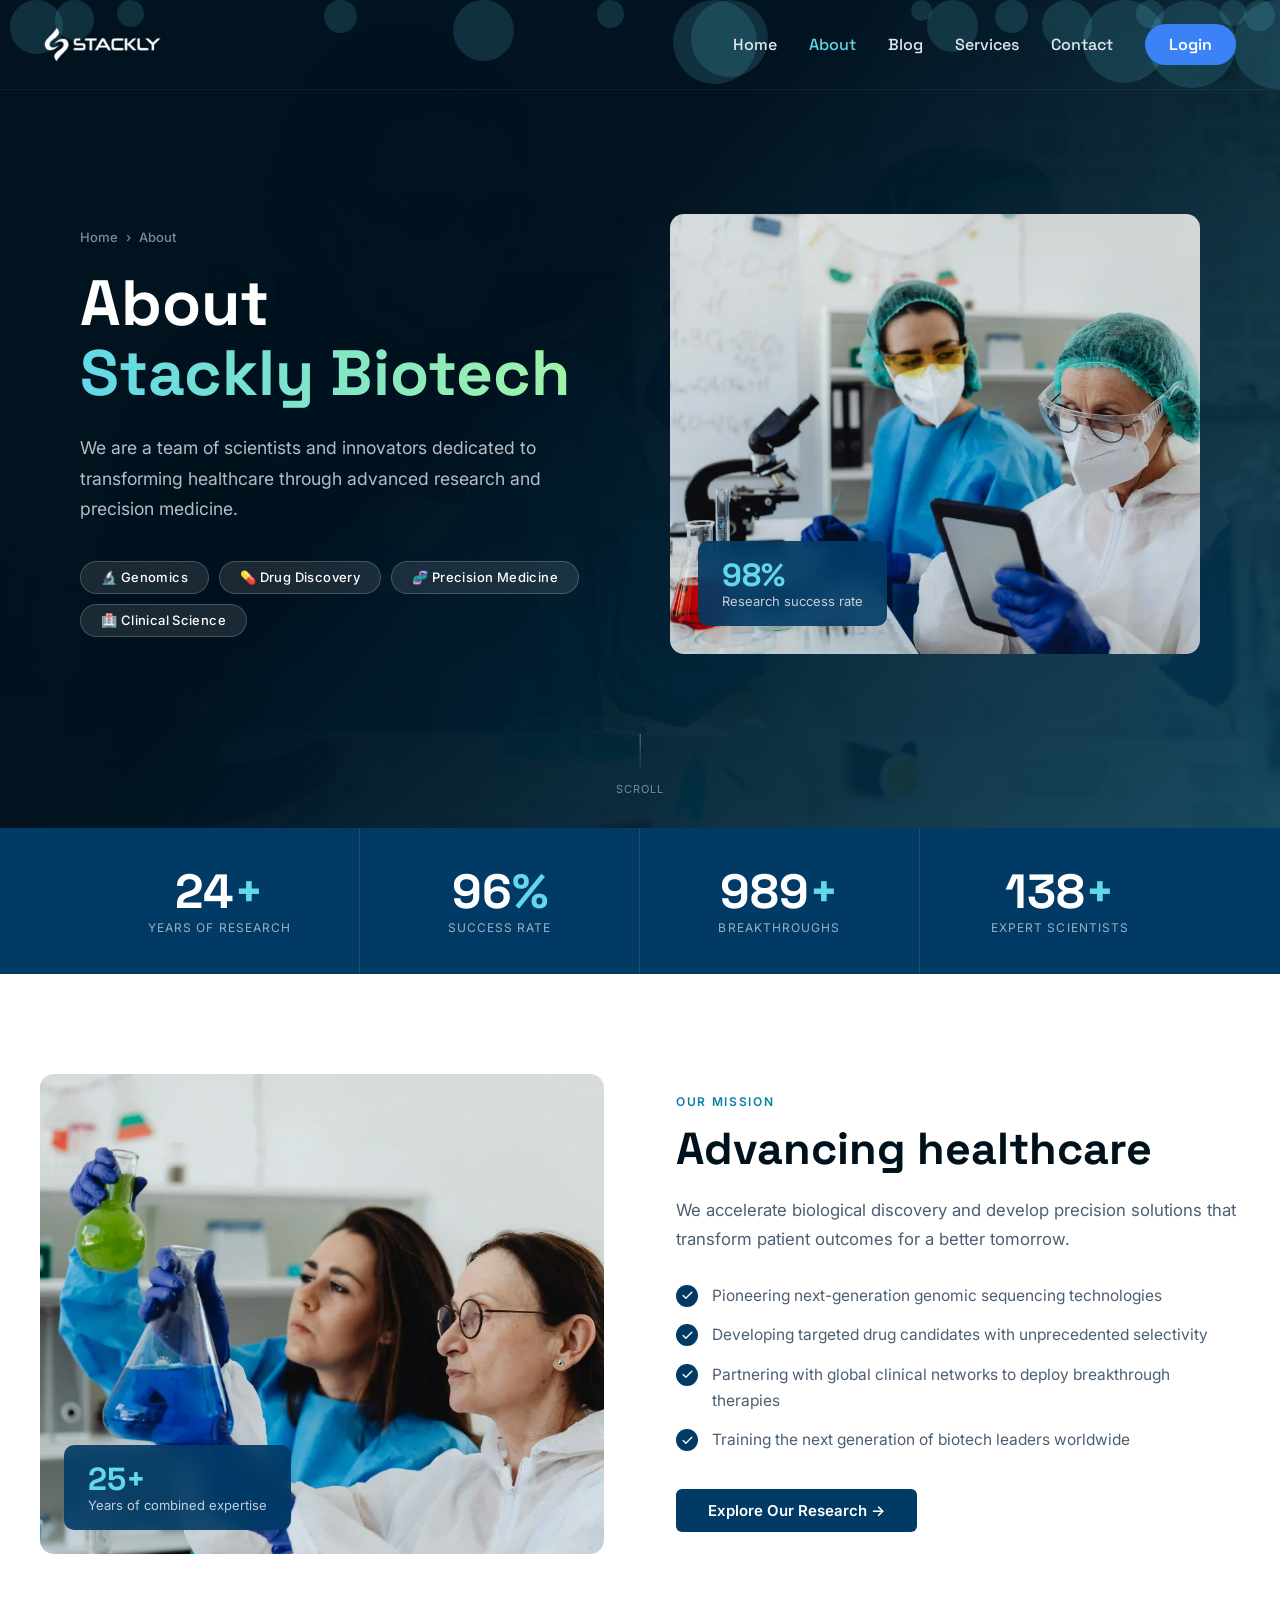
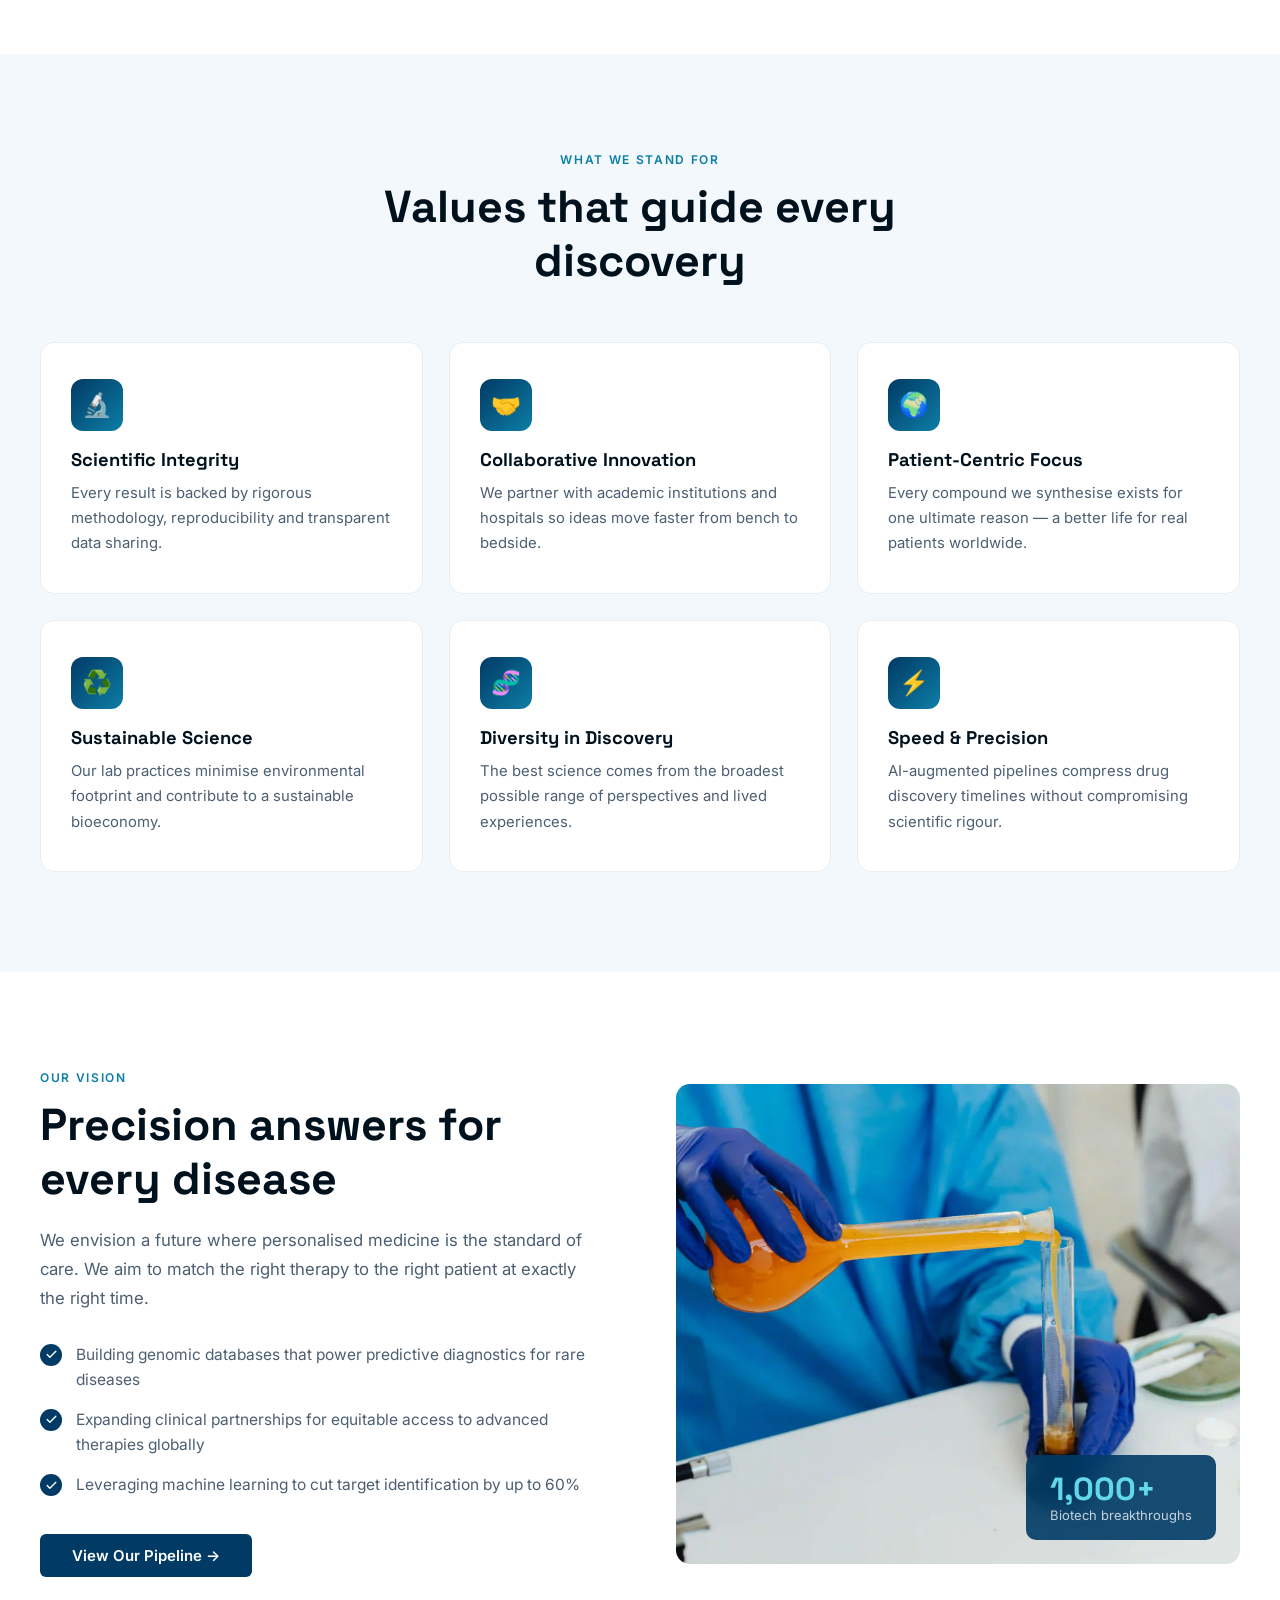
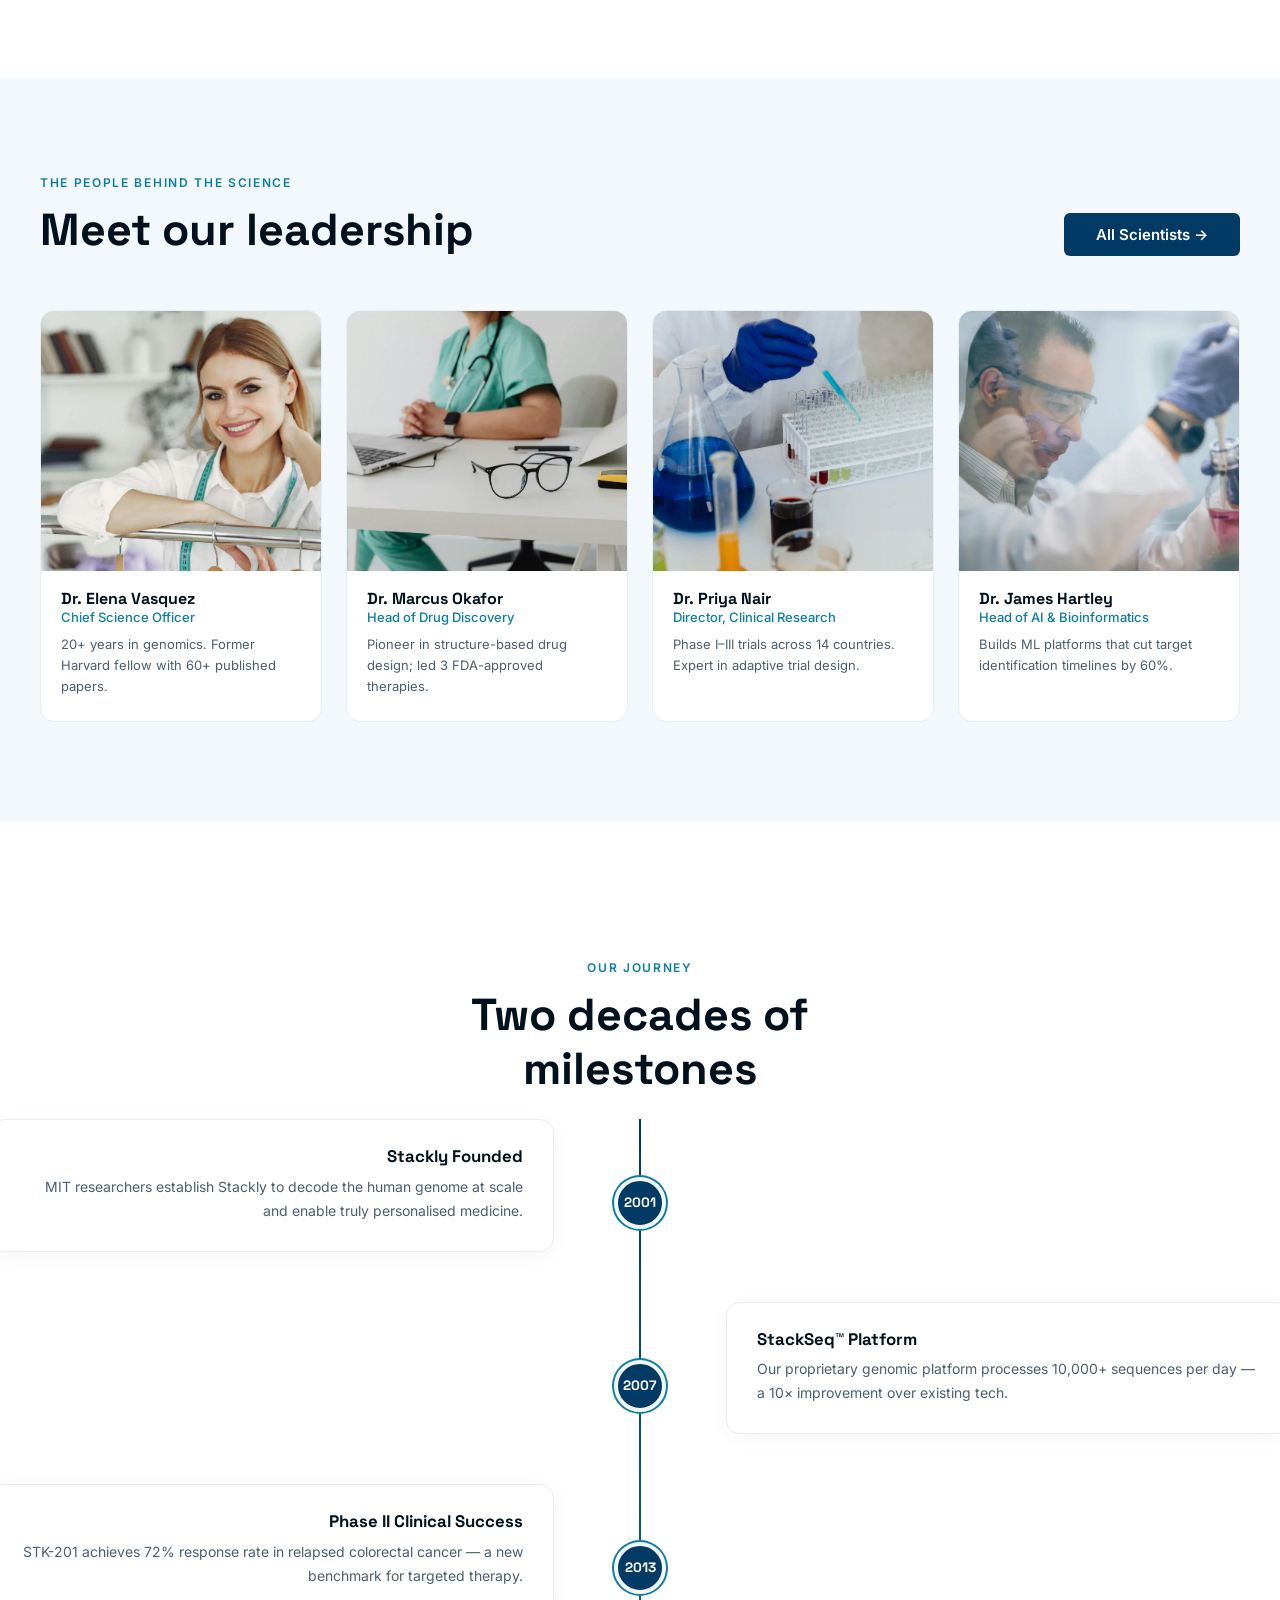
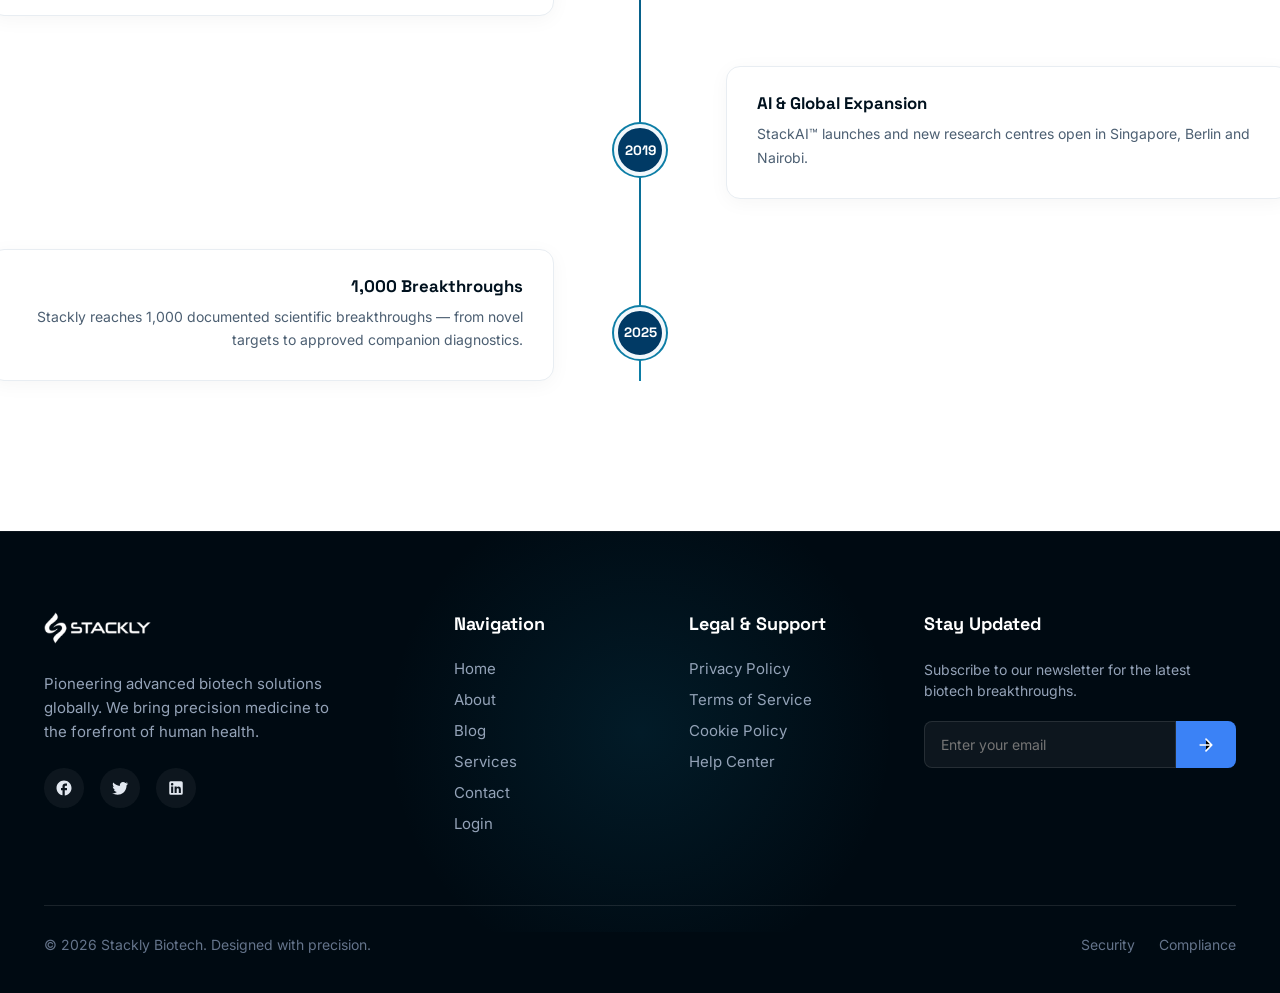
<file: about.html>
﻿<!DOCTYPE html>
<html data-wf-domain="stackly.webflow.io" data-wf-page="696f019bf60ecdcc90dd8e8d" data-wf-site="696f017270bc35c55e784979" lang="en">
<head>
<meta charset="utf-8"/>
<title>About  Stackly Biotech</title>
<meta name="description" content="Stackly – pioneering genomics, drug discovery and precision medicine."/>
<meta name="viewport" content="width=device-width,initial-scale=1"/>
<link href="https://cdn.prod.website-files.com/696f017270bc35c55e784979/css/heltro.webflow.shared.3e0d0a40f.min.css" rel="stylesheet" type="text/css" integrity="sha384-Pg0KQPAol3vBOKmALf0zUHLFpBn/au/oJn7UIXdeJGpwXsX2Vf99yXSIzZEiUWlq" crossorigin="anonymous"/>
<link rel="stylesheet" href="styles.css"/>
<link href="https://fonts.googleapis.com/css2?family=Space+Grotesk:wght@400;600;700&family=Inter:wght@400;500;600&display=swap" rel="stylesheet"/>
<style>
:root{--navy:#00111e;--ocean:#013a65;--teal:#0d7ea6;--light:#f3f8fc;--muted:#4c5f72;--r:14px;--ease:.4s cubic-bezier(.25,.8,.25,1)}
*{box-sizing:border-box;margin:0;padding:0}
html, body { overflow-x: hidden; width: 100%; max-width: 100vw; position: relative; }
/* animation classes */
.reveal{transform:translateY(40px);transition:opacity .7s var(--ease),transform .7s var(--ease)}
.reveal.in{opacity:1;transform:none}
.reveal-left{transform:translateX(-50px);transition:opacity .7s var(--ease),transform .7s var(--ease)}
.reveal-left.in{opacity:1;transform:none}
.reveal-right{transform:translateX(50px);transition:opacity .7s var(--ease),transform .7s var(--ease)}
.reveal-right.in{opacity:1;transform:none}
.reveal-scale{transform:scale(.92);transition:opacity .6s var(--ease),transform .6s var(--ease)}
.reveal-scale.in{opacity:1;transform:none}
/* stagger delay */
.d1{transition-delay:.1s}.d2{transition-delay:.2s}.d3{transition-delay:.3s}.d4{transition-delay:.4s}.d5{transition-delay:.5s}
/* â”€â”€ HERO â”€â”€ */
.ab-hero{position:relative;min-height:92vh;display:flex;align-items:center;overflow:hidden;background:var(--navy)}
.ab-hero-bg{position:absolute;inset:0;overflow:hidden}
.ab-hero-bg img{width:100%;height:100%;object-fit:cover;opacity:.18;transform:scale(1.06);animation:kZoom 12s ease-in-out infinite alternate}
@keyframes kZoom{to{transform:scale(1)}}
.ab-hero-gradient{position:absolute;inset:0;background:linear-gradient(135deg,rgba(0,17,30,.95) 40%,rgba(13,126,166,.35))}
.ab-hero-inner{position:relative;z-index:2;max-width:1200px;margin:0 auto;padding:140px 40px 100px;display:grid;grid-template-columns:1fr 1fr;gap:60px;align-items:center}
.crumb{font:500 13px/1 'Inter',sans-serif;color:rgba(255,255,255,.5);margin-bottom:24px;display:flex;gap:8px}
.crumb a{color:inherit;text-decoration:none;transition:color .3s}.crumb a:hover{color:#fff}
.ab-hero h1{font:700 clamp(2.6rem,5vw,4.4rem)/1.1 'Space Grotesk',sans-serif;color:#fff;margin-bottom:24px}
.ab-hero h1 em{font-style:normal;background:linear-gradient(90deg,#62d8e8,#a0f4a8);-webkit-background-clip:text;-webkit-text-fill-color:transparent;background-clip:text}
.ab-hero p{font:400 1.1rem/1.75 'Inter',sans-serif;color:rgba(255,255,255,.72);margin-bottom:36px;max-width:480px}
.badges{display:flex;flex-wrap:wrap;gap:10px}
.badge{background:rgba(255,255,255,.1);border:1px solid rgba(255,255,255,.2);backdrop-filter:blur(8px);color:#fff;font:500 13px/1 'Inter',sans-serif;padding:9px 20px;border-radius:50px;letter-spacing:.03em;transition:background var(--ease)}
.badge:hover{background:rgba(255,255,255,.18)}
/* hero image side */
.hero-img-wrap{position:relative;border-radius:var(--r);overflow:hidden;height:440px;animation:kFloat 6s ease-in-out infinite}
@keyframes kFloat{0%,100%{transform:translateY(0)}50%{transform:translateY(-12px)}}
.hero-img-wrap img{width:100%;height:100%;object-fit:cover}
.hero-pulse{position:absolute;bottom:28px;left:28px;background:rgba(1,58,101,.9);backdrop-filter:blur(10px);border-radius:10px;padding:18px 24px;color:#fff}
.hero-pulse-num{font:700 2rem/1 'Space Grotesk',sans-serif;color:#62d8e8}
.hero-pulse-lbl{font:400 13px/1 'Inter',sans-serif;color:rgba(255,255,255,.75);margin-top:4px}
/* scroll indicator */
.scroll-hint{position:absolute;bottom:32px;left:50%;transform:translateX(-50%);display:flex;flex-direction:column;align-items:center;gap:8px;color:rgba(255,255,255,.45);font:400 11px 'Inter',sans-serif;letter-spacing:.1em;text-transform:uppercase;z-index:2;animation:kBounce 2s ease infinite}
@keyframes kBounce{0%,100%{transform:translateX(-50%) translateY(0)}50%{transform:translateX(-50%) translateY(6px)}}
.scroll-line{width:1px;height:40px;background:linear-gradient(to bottom,rgba(255,255,255,.4),transparent)}
/* â”€â”€ STATS â”€â”€ */
.stats{background:var(--ocean)}
.stats-row{max-width:1200px;margin:0 auto;display:grid;grid-template-columns:repeat(4,1fr);padding:0 40px}
.stat{padding:40px 20px;text-align:center;border-right:1px solid rgba(255,255,255,.1);transition:background .3s}
.stat:last-child{border:none}.stat:hover{background:rgba(255,255,255,.06)}
.stat-n{font:700 3rem/1 'Space Grotesk',sans-serif;color:#fff;margin-bottom:6px}
.stat-n em{font-style:normal;color:#62d8e8}
.stat-l{font:400 12px/1 'Inter',sans-serif;color:rgba(255,255,255,.6);text-transform:uppercase;letter-spacing:.09em}
/* â”€â”€ SEC COMMON â”€â”€ */
.sec{padding:100px 40px}
.sec--light{background:var(--light)}
.sec--white{background:#fff}
.sec--dark{background:var(--navy)}
.con{max-width:1200px;margin:0 auto}
.tag{font:600 12px/1 'Inter',sans-serif;letter-spacing:.14em;text-transform:uppercase;color:var(--teal);margin-bottom:14px}
.tag--w{color:#62d8e8}
.h2{font:700 clamp(1.8rem,3.5vw,2.8rem)/1.2 'Space Grotesk',sans-serif;color:var(--navy);margin-bottom:20px}
.h2--w{color:#fff}
.desc{font:400 1.05rem/1.75 'Inter',sans-serif;color:var(--muted);max-width:560px}
.desc--w{color:rgba(255,255,255,.7)}
/* â”€â”€ TWO COL â”€â”€ */
.two{display:grid;grid-template-columns:1fr 1fr;gap:72px;align-items:center}
.two--rev .img-w{order:2}.two--rev .txt{order:1}
.img-w{position:relative;border-radius:var(--r);overflow:hidden;height:480px}
.img-w img{width:100%;height:100%;object-fit:cover;transition:transform .7s var(--ease)}
.img-w:hover img{transform:scale(1.04)}
.float-card{position:absolute;bottom:24px;left:24px;background:rgba(1,58,101,.9);backdrop-filter:blur(10px);border-radius:10px;padding:18px 24px;color:#fff}
.float-n{font:700 2rem/1 'Space Grotesk',sans-serif;color:#62d8e8;margin-bottom:4px}
.float-l{font:400 13px/1 'Inter',sans-serif;color:rgba(255,255,255,.75)}
.checklist{list-style:none;margin:28px 0 36px;display:flex;flex-direction:column;gap:14px}
.checklist li{display:flex;gap:14px;align-items:flex-start;font:400 .97rem/1.65 'Inter',sans-serif;color:var(--muted)}
.checklist li::before{content:'';flex-shrink:0;width:22px;height:22px;margin-top:2px;border-radius:50%;background:var(--ocean) url("data:image/svg+xml,%3Csvg xmlns='http://www.w3.org/2000/svg' viewBox='0 0 24 24' fill='none' stroke='%23fff' stroke-width='2.5' stroke-linecap='round' stroke-linejoin='round'%3E%3Cpolyline points='20 6 9 17 4 12'/%3E%3C/svg%3E") center/13px no-repeat}
.btn{display:inline-flex;align-items:center;gap:10px;font:600 15px/1 'Inter',sans-serif;padding:14px 32px;border-radius:6px;text-decoration:none;transition:background var(--ease),transform .3s}
.btn-dark{background:var(--ocean);color:#fff}.btn-dark:hover{background:var(--teal);transform:translateY(-2px)}
.btn-white{background:#fff;color:var(--ocean)}.btn-white:hover{transform:translateY(-2px);box-shadow:0 10px 30px rgba(0,0,0,.18)}
/* â”€â”€ VALUES â”€â”€ */
.grid3{display:grid;grid-template-columns:repeat(3,1fr);gap:26px;margin-top:54px}
.card{background:#fff;border:1px solid #e8edf2;border-radius:var(--r);padding:36px 30px;transition:box-shadow var(--ease),transform var(--ease)}
.card:hover{box-shadow:0 18px 50px rgba(1,58,101,.1);transform:translateY(-5px)}
.card-icon{width:52px;height:52px;border-radius:12px;background:linear-gradient(135deg,var(--ocean),var(--teal));display:flex;align-items:center;justify-content:center;font-size:24px;margin-bottom:20px}
.card h3{font:700 1.15rem/1 'Space Grotesk',sans-serif;color:var(--navy);margin-bottom:12px}
.card p{font:400 .93rem/1.7 'Inter',sans-serif;color:var(--muted)}
/* â”€â”€ TEAM â”€â”€ */
.grid4{display:grid;grid-template-columns:repeat(4,1fr);gap:24px;margin-top:54px}
.tm{border-radius:var(--r);overflow:hidden;background:#fff;border:1px solid #e8edf2;transition:box-shadow var(--ease),transform var(--ease)}
.tm:hover{box-shadow:0 18px 44px rgba(1,58,101,.12);transform:translateY(-6px)}
.tm-ph{height:260px;overflow:hidden}
.tm-ph img{width:100%;height:100%;object-fit:cover;object-position:top;transition:transform .6s var(--ease)}
.tm:hover .tm-ph img{transform:scale(1.07)}
.tm-info{padding:20px 20px 24px}
.tm-info h4{font:700 1rem/1 'Space Grotesk',sans-serif;color:var(--navy);margin-bottom:4px}
.tm-info .role{font:500 13px/1 'Inter',sans-serif;color:var(--teal);margin-bottom:10px}
.tm-info p{font:400 13px/1.6 'Inter',sans-serif;color:var(--muted)}
/* â”€â”€ TIMELINE â”€â”€ */
.tl{position:relative;margin-top:64px}
.tl::before{content:'';position:absolute;left:50%;top:0;bottom:0;width:2px;background:linear-gradient(var(--ocean),var(--teal));transform:translateX(-50%)}
.tl-row{display:grid;grid-template-columns:1fr 72px 1fr;gap:0;margin-bottom:50px;align-items:start}
.tl-box{background:#fff;border:1px solid #e8edf2;border-radius:var(--r);padding:28px 30px;box-shadow:0 4px 20px rgba(0,0,0,.04)}
.tl-box h4{font:700 1.05rem/1 'Space Grotesk',sans-serif;color:var(--navy);margin-bottom:10px}
.tl-box p{font:400 14px/1.7 'Inter',sans-serif;color:var(--muted)}
.tl-right{text-align:right}
.tl-dot-col{display:flex;justify-content:center;padding-top:18px;position:relative;z-index:2}
.tl-dot{width:52px;height:52px;border-radius:50%;background:var(--ocean);color:#fff;font:700 .85rem/1 'Space Grotesk',sans-serif;display:flex;align-items:center;justify-content:center;border:4px solid var(--light);box-shadow:0 0 0 2px var(--teal)}
/* â”€â”€ AWARDS â”€â”€ */
.grid3-awards{display:grid;grid-template-columns:repeat(3,1fr);gap:20px;margin-top:50px}
.aw{border:1px solid rgba(255,255,255,.1);border-radius:var(--r);padding:28px;display:flex;gap:18px;align-items:flex-start;transition:background .3s}
.aw:hover{background:rgba(255,255,255,.05)}
.aw-ico{font-size:2rem;flex-shrink:0}
.aw h4{font:600 1rem/1 'Space Grotesk',sans-serif;color:#fff;margin-bottom:6px}
.aw p{font:400 13px/1.6 'Inter',sans-serif;color:rgba(255,255,255,.6)}
.aw-yr{font:600 11px/1 'Inter',sans-serif;color:#62d8e8;letter-spacing:.1em;text-transform:uppercase;display:block;margin-top:10px}
/* â”€â”€ CTA â”€â”€ */
.cta-ban{background:linear-gradient(120deg,var(--ocean),var(--teal));border-radius:20px;padding:72px 60px;display:grid;grid-template-columns:1fr auto;gap:40px;align-items:center}
.cta-ban h2{font:700 clamp(1.6rem,3vw,2.4rem)/1.2 'Space Grotesk',sans-serif;color:#fff;margin-bottom:12px}
.cta-ban p{font:400 1rem/1.6 'Inter',sans-serif;color:rgba(255,255,255,.78)}
/* counter anim */
.count-up{display:inline-block}
/* â”€â”€ RESPONSIVE â”€â”€ */
@media(max-width:1024px){
  .ab-hero-inner,.two{grid-template-columns:1fr;gap:40px}
  .ab-hero-inner{padding:120px 24px 80px}
  .two--rev .img-w,.two--rev .txt{order:unset}
  .img-w{height:320px}
  .hero-img-wrap{display:none}
  .grid4{grid-template-columns:repeat(2,1fr)}
  .grid3{grid-template-columns:repeat(2,1fr)}
}
@media(max-width:768px){
  .stats-row{grid-template-columns:repeat(2,1fr);padding:0 20px}
  .stat:nth-child(2){border-right:none}
  .grid3,.grid3-awards{grid-template-columns:1fr}
  .grid4{grid-template-columns:1fr}
  .tl::before{left:24px}
  .tl-row{grid-template-columns:1fr;gap:0}
  .tl-right{text-align:left}
  .tl-dot-col{justify-content:flex-start;padding-left:0;margin-bottom:14px;grid-row:1;position:absolute;left:0;top:-10px;}
  .cta-ban{grid-template-columns:1fr;padding:40px 24px}
  .sec{padding:64px 20px}
}
/* particles */
#particles{position:absolute;inset:0;z-index:1;pointer-events:none;overflow:hidden}
.particle{position:absolute;border-radius:50%;background:rgba(98,216,232,.15);animation:kParticle linear infinite}
@keyframes kParticle{0%{transform:translateY(100vh) scale(0);}10%{opacity:1}90%{opacity:.5}100%{transform:translateY(-10vh) scale(1);}}
</style>
<link rel="stylesheet" href="https://cdnjs.cloudflare.com/ajax/libs/font-awesome/6.4.0/css/all.min.css">
<!-- Biotech Preloader Assets -->
<link rel="stylesheet" href="preloader.css">
<script src="preloader.js" defer></script>
</head>
<body>
    <!-- Biotech Preloader -->
    <div id="rt-preloader">
        <div class="biotech-loader-container">
            <div class="loader-ring"></div>
            <div class="biotech-icons">
                <div class="tube">
                    <div class="tube-liquid"></div>
                </div>
                <div class="pipette">
                    <div class="drop"></div>
                </div>
                <div class="tube">
                    <div class="tube-liquid" style="animation-delay: -1s;"></div>
                </div>
            </div>
        </div>
        <div class="loader-text">Analyzing Bio-Data...</div>
    </div>

<!-- â•â•â• HEADER (COPIED FROM INDEX.HTML) â•â•â• -->
            <!-- === NEW MODERN HEADER === -->
    <!-- === RESTORED MOD HEADER === -->
    <header class="stackly-header">
        <div class="sh-container">
            <a href="index.html" class="sh-logo">
                <img src="images/whitelogo.webp" alt="Stackly Logo" />
            </a>
            <nav class="sh-nav">
                <a href="index.html">Home</a>
                <a href="about.html">About</a>
                <a href="blog.html">Blog</a>
                <a href="service.html">Services</a>
                <a href="contact2.html">Contact</a>
                <a href="login.html" class="sh-client-btn">Login</a>
            </nav>
            <div class="sh-mobile-menu">
                <span></span>
                <span></span>
                <span></span>
            </div>
        </div>
    </header>
    <main>
<!-- — HERO — -->
<section class="ab-hero">
  <div class="ab-hero-bg"><img src="images/pexels-karola-g-8539817.webp" alt=""/></div>
  <div class="ab-hero-gradient"></div>
  <div id="particles"></div>
  <div class="ab-hero-inner">
    <div>
      <div class="crumb reveal"><a href="index.html">Home</a><span>›</span><span>About</span></div>
      <h1 class="reveal d1">About<br/><em>Stackly Biotech</em></h1>
      <p class="reveal d2">We are a team of scientists and innovators dedicated to transforming healthcare through advanced research and precision medicine.</p>
      <div class="badges reveal d3">
        <span class="badge">🔬 Genomics</span>
        <span class="badge">💊 Drug Discovery</span>
        <span class="badge">🧬 Precision Medicine</span>
        <span class="badge">🏥 Clinical Science</span>
      </div>
    </div>
    <div class="hero-img-wrap reveal-right d2">
      <img src="images/pexels-karola-g-8539887.webp" alt="Scientist"/>
      <div class="hero-pulse"><div class="hero-pulse-num">98%</div><div class="hero-pulse-lbl">Research success rate</div></div>
    </div>
  </div>
  <div class="scroll-hint"><div class="scroll-line"></div>Scroll</div>
</section>

<!-- — STATS — -->
<section class="stats">
  <div class="stats-row">
    <div class="stat reveal d1"><div class="stat-n"><span class="count-up" data-target="25">0</span><em>+</em></div><div class="stat-l">Years of Research</div></div>
    <div class="stat reveal d2"><div class="stat-n"><span class="count-up" data-target="98">0</span><em>%</em></div><div class="stat-l">Success Rate</div></div>
    <div class="stat reveal d3"><div class="stat-n"><span class="count-up" data-target="1000">0</span><em>+</em></div><div class="stat-l">Breakthroughs</div></div>
    <div class="stat reveal d4"><div class="stat-n"><span class="count-up" data-target="140">0</span><em>+</em></div><div class="stat-l">Expert Scientists</div></div>
  </div>
</section>

<!-- — MISSION — -->
<section class="sec sec--white">
  <div class="con">
    <div class="two">
      <div class="img-w reveal-left">
        <img src="images/pexels-karola-g-8540798.webp" alt="Mission"/>
        <div class="float-card"><div class="float-n">25+</div><div class="float-l">Years of combined expertise</div></div>
      </div>
      <div class="txt reveal-right">
        <div class="tag">Our Mission</div>
        <h2 class="h2">Advancing healthcare</h2>
        <p class="desc">We accelerate biological discovery and develop precision solutions that transform patient outcomes for a better tomorrow.</p>
        <ul class="checklist">
          <li>Pioneering next-generation genomic sequencing technologies</li>
          <li>Developing targeted drug candidates with unprecedented selectivity</li>
          <li>Partnering with global clinical networks to deploy breakthrough therapies</li>
          <li>Training the next generation of biotech leaders worldwide</li>
        </ul>
        <a href="404.html" class="btn btn-dark">Explore Our Research →</a>
      </div>
    </div>
  </div>
</section>

<!-- — VALUES — -->
<section class="sec sec--light">
  <div class="con">
    <div style="text-align:center;max-width:600px;margin:0 auto" class="reveal">
      <div class="tag">What We Stand For</div>
      <h2 class="h2">Values that guide every discovery</h2>
    </div>
    <div class="grid3">
      <div class="card reveal d1"><div class="card-icon">🔬</div><h3>Scientific Integrity</h3><p>Every result is backed by rigorous methodology, reproducibility and transparent data sharing.</p></div>
      <div class="card reveal d2"><div class="card-icon">🤝</div><h3>Collaborative Innovation</h3><p>We partner with academic institutions and hospitals so ideas move faster from bench to bedside.</p></div>
      <div class="card reveal d3"><div class="card-icon">🌍</div><h3>Patient-Centric Focus</h3><p>Every compound we synthesise exists for one ultimate reason — a better life for real patients worldwide.</p></div>
      <div class="card reveal d1"><div class="card-icon">♻️</div><h3>Sustainable Science</h3><p>Our lab practices minimise environmental footprint and contribute to a sustainable bioeconomy.</p></div>
      <div class="card reveal d2"><div class="card-icon">🧬</div><h3>Diversity in Discovery</h3><p>The best science comes from the broadest possible range of perspectives and lived experiences.</p></div>
      <div class="card reveal d3"><div class="card-icon">⚡</div><h3>Speed & Precision</h3><p>AI-augmented pipelines compress drug discovery timelines without compromising scientific rigour.</p></div>
    </div>
  </div>
</section>

<!-- — VISION — -->
<section class="sec sec--white">
  <div class="con">
    <div class="two two--rev">
      <div class="img-w reveal-right">
        <img src="images/pexels-karola-g-8540036.webp" alt="Vision"/>
        <div class="float-card" style="left:auto;right:24px"><div class="float-n">1,000+</div><div class="float-l">Biotech breakthroughs</div></div>
      </div>
      <div class="txt reveal-left">
        <div class="tag">Our Vision</div>
        <h2 class="h2">Precision answers for every disease</h2>
        <p class="desc">We envision a future where personalised medicine is the standard of care. We aim to match the right therapy to the right patient at exactly the right time.</p>
        <ul class="checklist">
          <li>Building genomic databases that power predictive diagnostics for rare diseases</li>
          <li>Expanding clinical partnerships for equitable access to advanced therapies globally</li>
          <li>Leveraging machine learning to cut target identification by up to 60%</li>
        </ul>
        <a href="404.html" class="btn btn-dark">View Our Pipeline →</a>
      </div>
    </div>
  </div>
</section>

<!-- — TEAM — -->
<section class="sec sec--light">
  <div class="con">
    <div style="display:flex;align-items:flex-end;justify-content:space-between;flex-wrap:wrap;gap:20px" class="reveal">
      <div><div class="tag">The People Behind the Science</div><h2 class="h2" style="margin:0">Meet our leadership</h2></div>
      <a href="404.html" class="btn btn-dark">All Scientists →</a>
    </div>
    <div class="grid4">
      <div class="tm reveal d1"><div class="tm-ph"><img src="images/pexels-gustavo-fring-3984882.webp" alt="Dr. Elena Vasquez"/></div><div class="tm-info"><h4>Dr. Elena Vasquez</h4><div class="role">Chief Science Officer</div><p>20+ years in genomics. Former Harvard fellow with 60+ published papers.</p></div></div>
      <div class="tm reveal d2"><div class="tm-ph"><img src="images/pexels-karola-g-7195369.webp" alt="Dr. Marcus Okafor"/></div><div class="tm-info"><h4>Dr. Marcus Okafor</h4><div class="role">Head of Drug Discovery</div><p>Pioneer in structure-based drug design; led 3 FDA-approved therapies.</p></div></div>
      <div class="tm reveal d3"><div class="tm-ph"><img src="images/pexels-karola-g-8540009.webp" alt="Dr. Priya Nair"/></div><div class="tm-info"><h4>Dr. Priya Nair</h4><div class="role">Director, Clinical Research</div><p>Phase I–III trials across 14 countries. Expert in adaptive trial design.</p></div></div>
      <div class="tm reveal d4"><div class="tm-ph"><img src="images/pexels-mikhail-nilov-8863044.webp" alt="Dr. James Hartley"/></div><div class="tm-info"><h4>Dr. James Hartley</h4><div class="role">Head of AI & Bioinformatics</div><p>Builds ML platforms that cut target identification timelines by 60%.</p></div></div>
    </div>
  </div>
</section>

<!-- — TIMELINE — -->
<section class="sec sec--white">
  <div class="con">
    <div style="text-align:center;max-width:580px;margin:0 auto" class="reveal">
      <div class="tag">Our Journey</div>
      <h2 class="h2">Two decades of milestones</h2>
    </div>
    <div class="tl">
      <div class="tl-row"><div class="tl-box tl-right reveal-left"><h4>Stackly Founded</h4><p>MIT researchers establish Stackly to decode the human genome at scale and enable truly personalised medicine.</p></div><div class="tl-dot-col reveal"><div class="tl-dot">2001</div></div><div></div></div>
      <div class="tl-row"><div></div><div class="tl-dot-col reveal"><div class="tl-dot">2007</div></div><div class="tl-box reveal-right"><h4>StackSeq™ Platform</h4><p>Our proprietary genomic platform processes 10,000+ sequences per day — a 10× improvement over existing tech.</p></div></div>
      <div class="tl-row"><div class="tl-box tl-right reveal-left"><h4>Phase II Clinical Success</h4><p>STK-201 achieves 72% response rate in relapsed colorectal cancer — a new benchmark for targeted therapy.</p></div><div class="tl-dot-col reveal"><div class="tl-dot">2013</div></div><div></div></div>
      <div class="tl-row"><div></div><div class="tl-dot-col reveal"><div class="tl-dot">2019</div></div><div class="tl-box reveal-right"><h4>AI & Global Expansion</h4><p>StackAI™ launches and new research centres open in Singapore, Berlin and Nairobi.</p></div></div>
      <div class="tl-row"><div class="tl-box tl-right reveal-left"><h4>1,000 Breakthroughs</h4><p>Stackly reaches 1,000 documented scientific breakthroughs — from novel targets to approved companion diagnostics.</p></div><div class="tl-dot-col reveal"><div class="tl-dot">2025</div></div><div></div></div>
    </div>
  </div>
</section>

<!-- — AWARDS — -->



<!-- === NEW MODERN FOOTER === -->
    <footer class="modern-footer">
      <div class="mf-glow"></div>
      <div class="mf-container">
        <div class="mf-grid">
          <div class="mf-brand">
            <a href="index.html"><img src="images/whitelogo.webp" alt="Stackly" class="mf-logo"/></a>
            <p>Pioneering advanced biotech solutions globally. We bring precision medicine to the forefront of human health.</p>
            <div class="mf-socials">
              <a href="404.html"><svg viewBox="0 0 24 24"><path d="M22 12c0-5.52-4.48-10-10-10S2 6.48 2 12c0 4.84 3.44 8.87 8 9.8V15H8v-3h2V9.5C10 7.57 11.57 6 13.5 6H16v3h-2c-.55 0-1 .45-1 1v2h3v3h-3v6.95c5.05-.5 9-4.76 9-9.95z"></path></svg></a>
              <a href="404.html"><svg viewBox="0 0 24 24"><path d="M22.46 6c-.77.35-1.6.58-2.46.69.88-.53 1.56-1.37 1.88-2.38-.83.5-1.75.85-2.72 1.05C18.37 4.5 17.26 4 16 4c-2.35 0-4.27 1.92-4.27 4.29 0 .34.04.67.11.98C8.28 9.09 5.11 7.38 3 4.79c-.37.63-.58 1.37-.58 2.15 0 1.49.75 2.81 1.91 3.56-.71 0-1.37-.2-1.95-.5v.05c0 2.08 1.48 3.82 3.44 4.21-.36.1-.74.15-1.13.15-.27 0-.54-.03-.8-.08.54 1.7 2.13 2.94 4.01 2.98-1.47 1.15-3.32 1.83-5.33 1.83-.34 0-.68-.02-1.02-.06C3.9 20.29 6.16 21 8.58 21c7.88 0 12.21-6.54 12.21-12.21 0-.19 0-.37-.01-.56.84-.6 1.56-1.36 2.14-2.23z"></path></svg></a>
              <a href="404.html"><svg viewBox="0 0 24 24"><path d="M19 3a2 2 0 0 1 2 2v14a2 2 0 0 1-2 2H5a2 2 0 0 1-2-2V5a2 2 0 0 1 2-2h14m-.5 15.5v-5.3a3.26 3.26 0 0 0-3.26-3.26c-.85 0-1.84.52-2.32 1.3v-1.11h-2.79v8.37h2.79v-4.93c0-.77.62-1.4 1.39-1.4a1.4 1.4 0 0 1 1.4 1.4v4.93h2.79M6.88 8.56a1.68 1.68 0 0 0 1.68-1.68c0-.93-.75-1.69-1.68-1.69a1.69 1.69 0 0 0-1.69 1.69c0 .93.76 1.68 1.69 1.68m1.39 9.94v-8.37H5.5v8.37h2.77z"></path></svg></a>
            </div>
          </div>
                    <div class="mf-links">
            <h4>Navigation</h4>
            <a href="index.html">Home</a>
            <a href="about.html">About</a>
            <a href="blog.html">Blog</a>
            <a href="service.html">Services</a>
            <a href="contact2.html">Contact</a>
            <a href="contact2.html">Login</a>
          </div>
          <div class="mf-links">
            <h4>Legal & Support</h4>
            <a href="404.html">Privacy Policy</a>
            <a href="404.html">Terms of Service</a>
            <a href="404.html">Cookie Policy</a>
            <a href="mailto:support@stackly.io">Help Center</a>
          </div>
          <div class="mf-newsletter">
            <h4>Stay Updated</h4>
            <p>Subscribe to our newsletter for the latest biotech breakthroughs.</p>
            <form class="mf-form" action="404.html" onsubmit="event.preventDefault(); window.location.href='404.html';">
              <input type="email" placeholder="Enter your email" required />
              <button type="submit"><svg viewBox="0 0 24 24"><path d="M5 12h14M12 5l7 7-7 7" stroke="currentColor" stroke-width="2" stroke-linecap="round" stroke-linejoin="round"/></svg></button>
            </form>
          </div>
        </div>
        <div class="mf-bottom">
          <p>&copy; 2026 Stackly Biotech. Designed with precision.</p>
          <div class="mf-bottom-links">
            <a href="404.html">Security</a>
            <a href="404.html">Compliance</a>
          </div>
        </div>
      </div>
    </footer>

<script src="https://d3e54v103j8qbb.cloudfront.net/js/jquery-3.5.1.min.dc5e7f18c8.js?site=696f017270bc35c55e784979" type="text/javascript" integrity="sha256-9/aliU8dGd2tb6OSsuzixeV4y/faTqgFtohetphbbj0=" crossorigin="anonymous"></script>
<script src="https://cdn.prod.website-files.com/696f017270bc35c55e784979/js/webflow.schunk.36b8fb49256177c8.js" type="text/javascript" integrity="sha384-4abIlA5/v7XaW1HMXKBgnUuhnjBYJ/Z9C1OSg4OhmVw9O3QeHJ/qJqFBERCDPv7G" crossorigin="anonymous"></script>
<script>
// â”€â”€ Floating particles
(function(){
  const c=document.getElementById('particles');
  for(let i=0;i<18;i++){
    const p=document.createElement('div');
    p.className='particle';
    const s=Math.random()*80+20;
    p.style.cssText=`width:${s}px;height:${s}px;left:${Math.random()*100}%;animation-duration:${Math.random()*15+10}s;animation-delay:${Math.random()*10}s`;
    c.appendChild(p);
  }
})();

// â”€â”€ Intersection Observer scroll reveal
const io=new IntersectionObserver((entries)=>{
  entries.forEach(e=>{if(e.isIntersecting){e.target.classList.add('in');io.unobserve(e.target);}});
},{threshold:0.12});
document.querySelectorAll('.reveal,.reveal-left,.reveal-right,.reveal-scale').forEach(el=>io.observe(el));

// â”€â”€ Counter animation
function animCount(el){
  const target=+el.dataset.target;
  const dur=1800;
  const start=performance.now();
  function step(now){
    const p=Math.min((now-start)/dur,1);
    const eased=1-Math.pow(1-p,3);
    el.textContent=Math.floor(eased*target).toLocaleString();
    if(p<1)requestAnimationFrame(step);
  }
  requestAnimationFrame(step);
}
const cio=new IntersectionObserver((entries)=>{
  entries.forEach(e=>{if(e.isIntersecting){animCount(e.target);cio.unobserve(e.target);}});
},{threshold:0.5});
document.querySelectorAll('.count-up').forEach(el=>cio.observe(el));
</script>
<script src="stackly-header.js"></script>
</body>
</html>
</file>
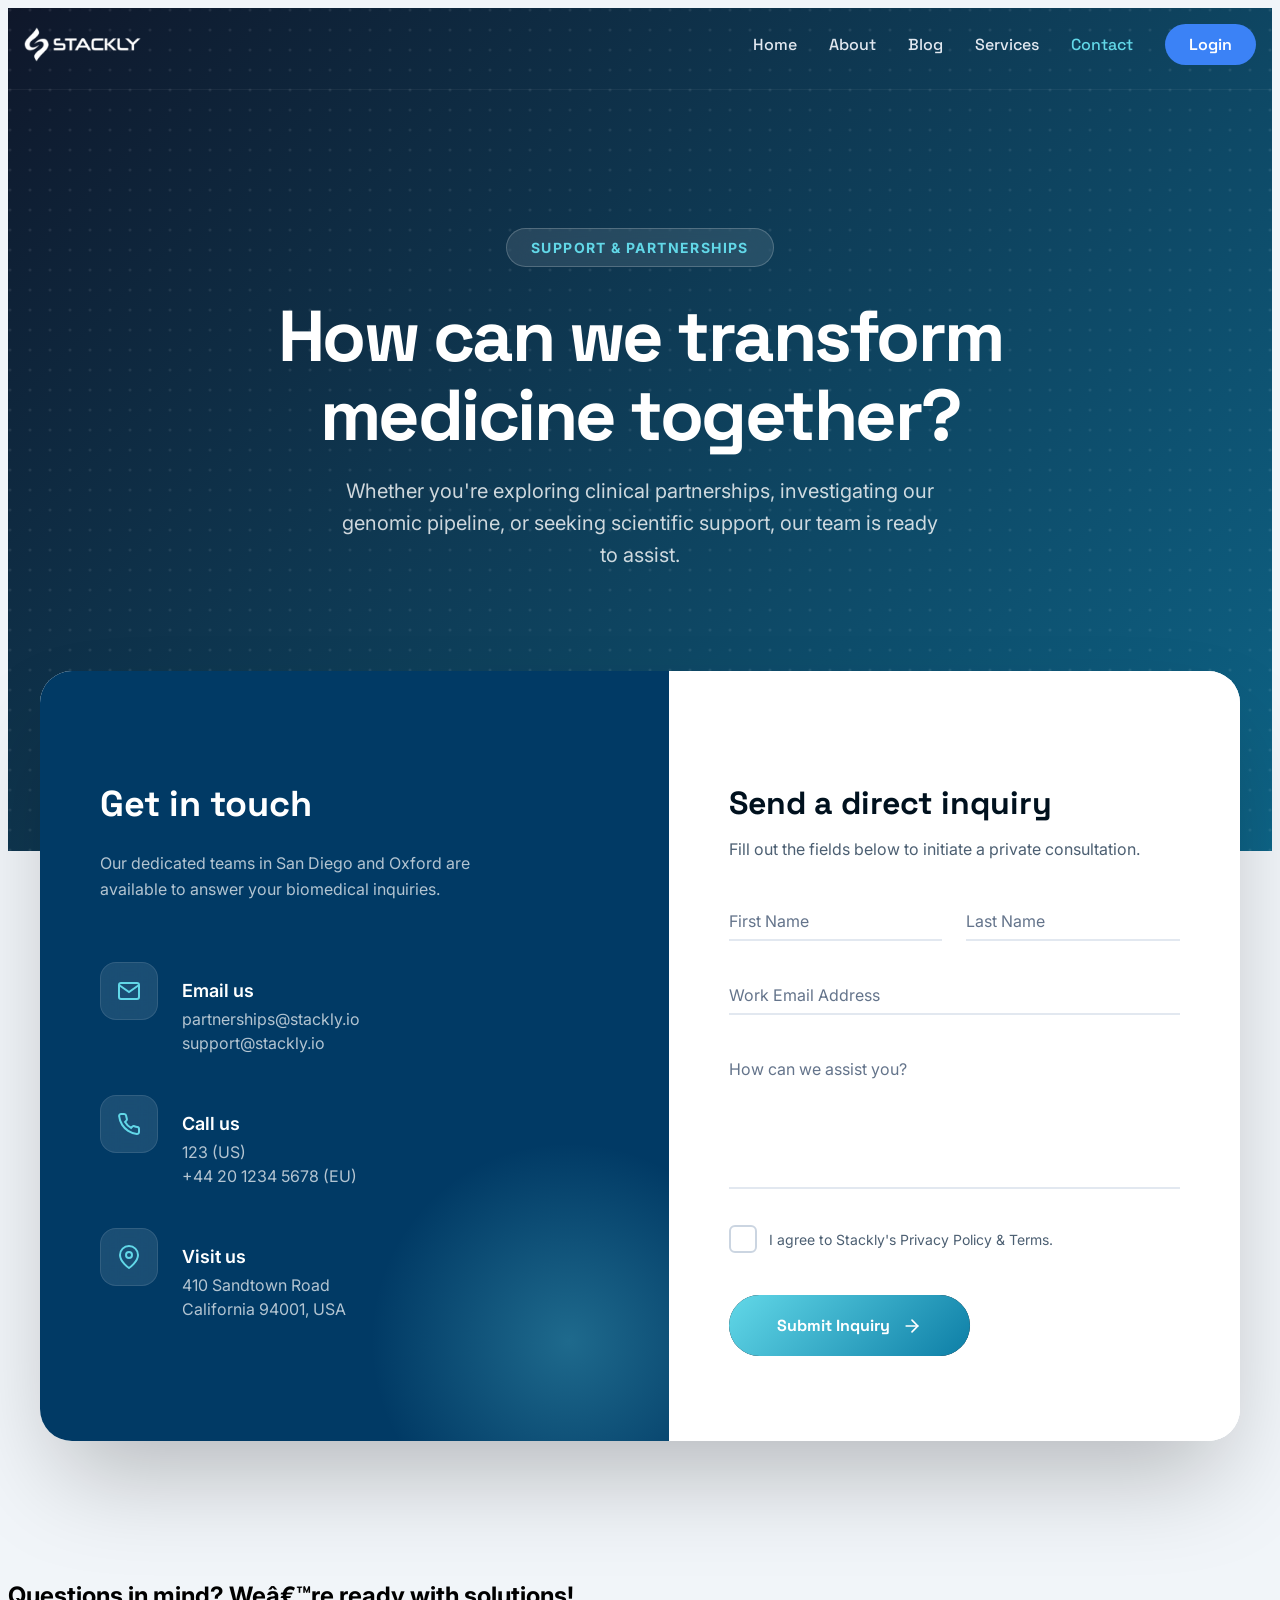
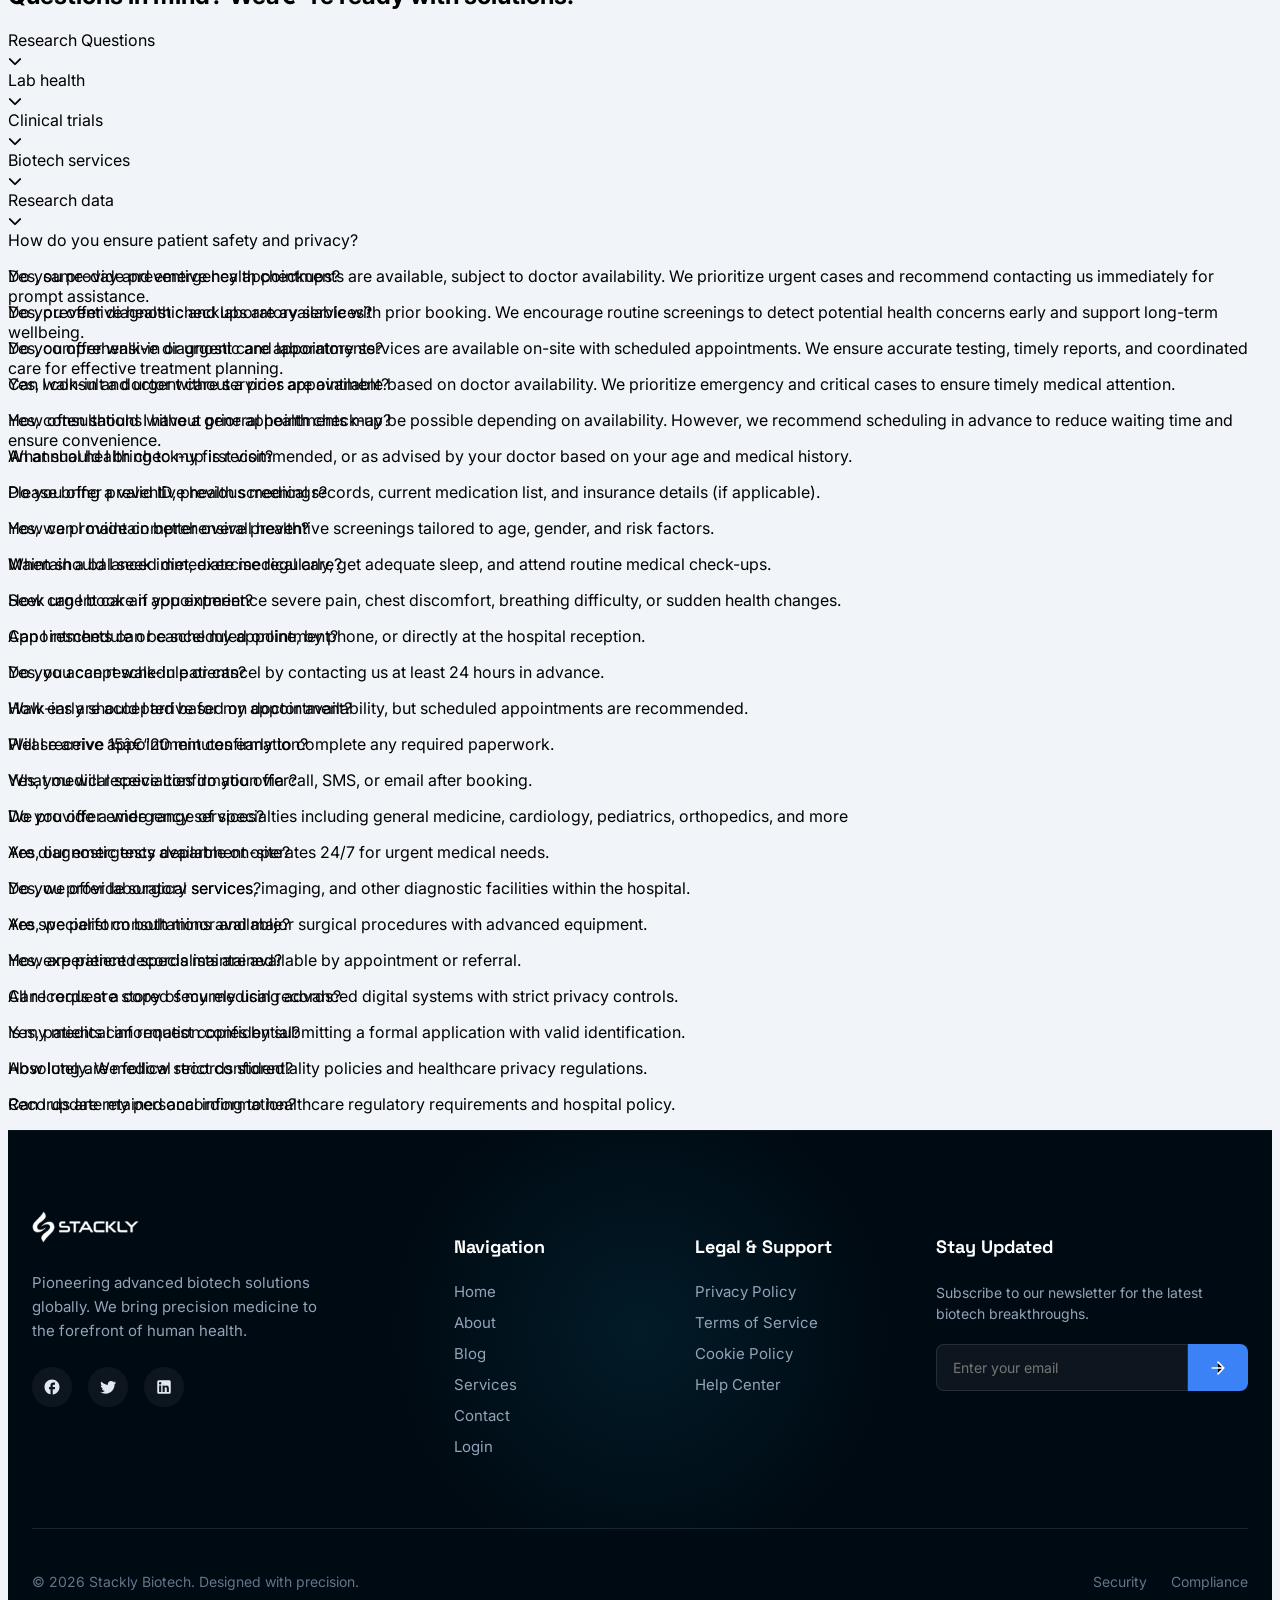
<file: contact2.html>
﻿<!DOCTYPE html>
<html data-wf-domain="stackly.webflow.io" data-wf-page="696f019bf60ecdcc90dd8e8d" data-wf-site="696f017270bc35c55e784979" lang="en">
<head>
    <meta charset="utf-8" />
    <title>Contact Us v2 - Stackly Biotech</title>
    <meta content="Connect with the leaders in genomics and advanced precision medicine." name="description" />
    <meta content="width=device-width, initial-scale=1" name="viewport" />
    
    <link href="https://cdn.prod.website-files.com/696f017270bc35c55e784979/css/heltro.webflow.shared.3e0d0a40f.min.css" rel="stylesheet" type="text/css" />
    <link rel="stylesheet" href="styles.css" />
    <!-- AOS Interface Animations -->
    <link href="https://unpkg.com/aos@2.3.1/dist/aos.css" rel="stylesheet">
    
    <link href="https://fonts.googleapis.com" rel="preconnect" />
    <link href="https://fonts.gstatic.com" rel="preconnect" crossorigin="anonymous" />
    <link href="https://fonts.googleapis.com/css2?family=Space+Grotesk:wght@400;500;600;700&family=Inter:wght@400;500;600;700&display=swap" rel="stylesheet"/>
    

    <style>
      /* --- MODERN CONTACT V2 STYLES --- */
      body {
        font-family: 'Inter', sans-serif;
        background: #f1f5f9;
        overflow-x: hidden;
      }
      
      /* ANIMATED GRADIENT HERO */
      @keyframes gradientSlide {
        0% { background-position: 0% 50%; }
        50% { background-position: 100% 50%; }
        100% { background-position: 0% 50%; }
      }
      .c2-hero {
        padding: 220px 20px 280px;
        text-align: center;
        background: linear-gradient(-45deg, #01213b, #013a65, #0d7ea6, #0f172a);
        background-size: 400% 400%;
        animation: gradientSlide 15s cubic-bezier(0.25, 0.46, 0.45, 0.94) infinite;
        position: relative;
        overflow: hidden;
        color: #fff;
      }
      .c2-particles {
        position: absolute; inset: 0; background: url('data:image/svg+xml;utf8,<svg width="20" height="20" xmlns="http://www.w3.org/2000/svg"><circle cx="2" cy="2" r="1.5" fill="rgba(255,255,255,0.08)"/></svg>');
        animation: flowPattern 40s linear infinite; pointer-events: none;
      }
      @keyframes flowPattern { 0% { background-position: 0% 0%; } 100% { background-position: 100% 100%; } }

      .c2-tag {
        display: inline-block; padding: 10px 24px; background: rgba(255, 255, 255, 0.1); color: #62d8e8;
        backdrop-filter: blur(12px); border: 1px solid rgba(255, 255, 255, 0.2); font-weight: 700; border-radius: 100px;
        font-size: 14px; margin-bottom: 30px; letter-spacing: 0.1em; text-transform: uppercase;
      }
      .c2-hero h1 {
        font-family: 'Space Grotesk', sans-serif; font-size: 72px; font-weight: 700; color: #ffffff;
        margin-bottom: 24px; letter-spacing: -2.5px; line-height: 1.1; max-width: 900px; margin: 0 auto 20px;
      }
      .c2-hero p {
        font-size: 20px; color: rgba(255, 255, 255, 0.8); max-width: 600px; margin: 0 auto; line-height: 1.6; font-weight: 400;
      }

      /* GLASSMORPHISM FLOATING PANEL */
      .c2-glass-wrapper {
        max-width: 1200px; margin: -180px auto 140px; padding: 0 24px; position: relative; z-index: 10;
      }
      .c2-glass-panel {
        background: rgba(255, 255, 255, 0.96); backdrop-filter: blur(40px);
        border-radius: 32px; box-shadow: 0 50px 100px -20px rgba(0,0,0,0.25), 0 0 0 1px rgba(255,255,255,0.2) inset;
        display: grid; grid-template-columns: 1.1fr 1fr; overflow: hidden; transform: translateZ(0); /* Hardware accel */
      }
      
      /* LEFT SIDE: Animated Info Box */
      .c2-info {
        background: #013a65; position: relative; padding: 80px 60px; color: #fff; overflow: hidden;
      }
      .c2-info::before {
        content: ''; position: absolute; bottom: -100px; right: -100px; width: 400px; height: 400px;
        background: radial-gradient(circle, rgba(98, 216, 232, 0.3) 0%, transparent 70%); border-radius: 50%;
        animation: pulseBlob 8s ease-in-out infinite alternate; pointer-events: none;
      }
      @keyframes pulseBlob { 0% { transform: scale(1) translate(0,0); } 100% { transform: scale(1.1) translate(-20px,-20px); } }
      .c2-info h2 { font-family: 'Space Grotesk', sans-serif; font-size: 36px; font-weight: 700; margin-bottom: 24px; color: #fff;}
      .c2-info p { font-size: 16px; color: rgba(255,255,255,0.7); margin-bottom: 60px; line-height: 1.6; max-width: 400px; }
      
      .c2-contact-item {
        display: flex; align-items: flex-start; gap: 24px; margin-bottom: 40px;
        transition: transform 0.3s cubic-bezier(0.175, 0.885, 0.32, 1.275);
      }
      .c2-contact-item:hover { transform: translateX(10px); }
      .c2-ci-icon {
        width: 56px; height: 56px; border-radius: 16px; background: rgba(255,255,255,0.1);
        display: flex; align-items: center; justify-content: center; backdrop-filter: blur(10px); color: #62d8e8; border: 1px solid rgba(255,255,255,0.1);
        transition: background 0.3s, color 0.3s;
      }
      .c2-contact-item:hover .c2-ci-icon { background: #62d8e8; color: #00111e; }
      .c2-ci-text h3 { font-size: 18px; font-weight: 600; margin-bottom: 6px; color: #fff; }
      .c2-ci-text a, .c2-ci-text span { font-size: 16px; color: rgba(255,255,255,0.7); text-decoration: none; display: block; line-height: 1.5; transition: color 0.2s;}
      .c2-ci-text a:hover { color: #62d8e8; }

      /* RIGHT SIDE: Animated Form */
      .c2-form-side {
        padding: 80px 60px; background: #ffffff;
      }
      .c2-form-side h3 { font-family: 'Space Grotesk', sans-serif; font-size: 32px; font-weight: 700; color: #00111e; margin-bottom: 12px; }
      .c2-form-side > p { font-size: 16px; color: #4c5f72; margin-bottom: 40px; }
      .c2-form { display: flex; flex-direction: column; gap: 32px; }
      
      /* Floating Label Inputs */
      .fly-group { position: relative; }
      .fly-group.split { display: grid; grid-template-columns: 1fr 1fr; gap: 24px; }
      
      .fly-input {
        width: 100%; border: none; border-bottom: 2px solid #e2e8f0; background: transparent;
        padding: 10px 0; font-size: 16px; font-family: inherit; color: #0f172a; outline: none;
        transition: border-color 0.3s, box-shadow 0.3s;
      }
      .fly-input:focus { border-bottom-color: #0d7ea6; }
      .fly-label {
        position: absolute; left: 0; top: 12px; font-size: 16px; color: #64748b; font-weight: 400;
        pointer-events: none; transition: all 0.3s cubic-bezier(0.4, 0, 0.2, 1);
      }
      .fly-input:focus ~ .fly-label, .fly-input:valid ~ .fly-label {
        top: -16px; font-size: 12px; color: #0d7ea6; font-weight: 600;
      }
      textarea.fly-input { resize: none; min-height: 120px; }
      
      /* Checkbox Animation */
      .c2-checkbox { display: flex; align-items: center; gap: 12px; cursor: pointer; user-select: none; }
      .c2-checkbox input { display: none; }
      .cb-box {
        width: 24px; height: 24px; border: 2px solid #cbd5e1; border-radius: 6px; display: flex; align-items: center; justify-content: center;
        transition: all 0.2s cubic-bezier(0.4, 0, 0.2, 1);
      }
      .cb-box svg { width: 14px; height: 14px; fill: none; stroke: white; stroke-width: 3; stroke-dasharray: 20; stroke-dashoffset: 20; transition: stroke-dashoffset 0.3s 0.1s; }
      .c2-checkbox input:checked + .cb-box { background: #013a65; border-color: #013a65; }
      .c2-checkbox input:checked + .cb-box svg { stroke-dashoffset: 0; }
      .c2-checkbox span { font-size: 14px; color: #4c5f72; }

      /* Submit Button */
      .btn-c2 {
        display: inline-flex; align-items: center; justify-content: center; gap: 12px;
        background: #00111e; color: #fff; border: none; padding: 20px 48px; border-radius: 100px;
        font-family: 'Space Grotesk', sans-serif; font-weight: 700; font-size: 16px; cursor: pointer;
        transition: all 0.3s cubic-bezier(0.25, 0.46, 0.45, 0.94); margin-top: 10px; overflow: hidden; position: relative; z-index: 1;
      }
      .btn-c2::before {
        content: ''; position: absolute; inset: 0; background: linear-gradient(-45deg, #0d7ea6, #62d8e8); z-index: -1;
        transition: opacity 0.3s; 
      }
      .btn-c2:hover { transform: translateY(-4px); box-shadow: 0 20px 40px rgba(13, 126, 166, 0.3); }
      .btn-c2:hover::before { opacity: 1; }
      .btn-c2 svg { width: 20px; height: 20px; transition: transform 0.3s; }
      .btn-c2:hover svg { transform: translateX(6px) rotate(-15deg); }

      /* FAQ Mini Section */
      .c2-faq { max-width: 1000px; margin: 0 auto 100px; padding: 0 24px; text-align: center; }
      .c2-faq h3 { font-family: 'Space Grotesk', sans-serif; font-size: 32px; color: #00111e; margin-bottom: 40px; }
      .faq-grid { display: grid; grid-template-columns: 1fr 1fr 1fr; gap: 30px; text-align: left; }
      .faq-card { background: #fff; padding: 32px; border-radius: 20px; border: 1px solid #e2e8f0; transition: transform 0.3s, box-shadow 0.3s; }
      .faq-card:hover { transform: translateY(-5px); box-shadow: 0 20px 40px rgba(0,0,0,0.05); }
      .faq-card h4 { font-size: 18px; font-weight: 700; color: #00111e; margin-bottom: 12px; display: flex; align-items: flex-start; gap: 10px; }
      .faq-card h4::before { content: 'Q.'; color: #0d7ea6; font-family: 'Space Grotesk'; font-size: 22px; line-height: 1; }
      .faq-card p { font-size: 15px; color: #4c5f72; line-height: 1.6; }

      /* RESPONSIVENESS */
      @media(max-width: 992px) {
        .c2-glass-panel { grid-template-columns: 1fr; }
        .c2-info { padding: 60px 40px; }
        .c2-form-side { padding: 60px 40px; }
        .faq-grid { grid-template-columns: 1fr; }
      }
      @media(max-width: 768px) {
        .c2-hero h1 { font-size: 40px; }
        .c2-glass-wrapper { margin-top: -100px; }
        .fly-group.split { grid-template-columns: 1fr; }
        .c2-info, .c2-form-side { padding: 40px 24px; }
      }
    </style>
<link rel="stylesheet" href="https://cdnjs.cloudflare.com/ajax/libs/font-awesome/6.4.0/css/all.min.css">
<!-- Biotech Preloader Assets -->
<link rel="stylesheet" href="preloader.css">
<script src="preloader.js" defer></script>
</head>

<body>
    <!-- Biotech Preloader -->
    <div id="rt-preloader">
        <div class="biotech-loader-container">
            <div class="loader-ring"></div>
            <div class="biotech-icons">
                <div class="tube">
                    <div class="tube-liquid"></div>
                </div>
                <div class="pipette">
                    <div class="drop"></div>
                </div>
                <div class="tube">
                    <div class="tube-liquid" style="animation-delay: -1s;"></div>
                </div>
            </div>
        </div>
        <div class="loader-text">Analyzing Bio-Data...</div>
    </div>
    <!-- Ã¢â€¢ÂÃ¢â€¢ÂÃ¢â€¢Â HEADER (COPIED FROM INDEX.HTML) Ã¢â€¢ÂÃ¢â€¢ÂÃ¢â€¢Â -->
            <!-- === NEW MODERN HEADER === -->
    <!-- === RESTORED MOD HEADER === -->
    <header class="stackly-header">
        <div class="sh-container">
            <a href="index.html" class="sh-logo">
                <img src="images/whitelogo.webp" alt="Stackly Logo" />
            </a>
            <nav class="sh-nav">
                <a href="index.html">Home</a>
                <a href="about.html">About</a>
                <a href="blog.html">Blog</a>
                <a href="service.html">Services</a>
                <a href="contact2.html">Contact</a>
                <a href="login.html" class="sh-client-btn">Login</a>
            </nav>
            <div class="sh-mobile-menu">
                <span></span>
                <span></span>
                <span></span>
            </div>
        </div>
    </header>
    <main>
      
      <!-- HERO -->
      <section class="c2-hero">
        <div class="c2-particles"></div>
        <div data-aos="zoom-out" data-aos-duration="1000">
          <div class="c2-tag">Support & Partnerships</div>
          <h1>How can we transform medicine together?</h1>
          <p>Whether you're exploring clinical partnerships, investigating our genomic pipeline, or seeking scientific support, our team is ready to assist.</p>
        </div>
      </section>

      <!-- GLASSMORPHISM INFO PANEL -->
      <section class="c2-glass-wrapper">
        <div class="c2-glass-panel" data-aos="fade-up" data-aos-duration="1200" data-aos-delay="200">
          
          <!-- Info Column -->
          <div class="c2-info">
            <h2>Get in touch</h2>
            <p>Our dedicated teams in San Diego and Oxford are available to answer your biomedical inquiries.</p>
            
            <div class="c2-contact-item" data-aos="fade-right" data-aos-delay="400">
              <div class="c2-ci-icon">
                <svg viewBox="0 0 24 24" width="24" height="24" stroke="currentColor" stroke-width="2" fill="none"><path d="M4 4h16c1.1 0 2 .9 2 2v12c0 1.1-.9 2-2 2H4c-1.1 0-2-.9-2-2V6c0-1.1.9-2 2-2z"></path><polyline points="22,6 12,13 2,6"></polyline></svg>
              </div>
              <div class="c2-ci-text">
                <h3>Email us</h3>
                <a href="mailto:partnerships@stackly.io">partnerships@stackly.io</a>
                <a href="mailto:support@stackly.io">support@stackly.io</a>
              </div>
            </div>
            
            <div class="c2-contact-item" data-aos="fade-right" data-aos-delay="500">
              <div class="c2-ci-icon">
                <svg viewBox="0 0 24 24" width="24" height="24" stroke="currentColor" stroke-width="2" fill="none"><path d="M22 16.92v3a2 2 0 0 1-2.18 2 19.79 19.79 0 0 1-8.63-3.07 19.5 19.5 0 0 1-6-6 19.79 19.79 0 0 1-3.07-8.67A2 2 0 0 1 4.11 2h3a2 2 0 0 1 2 1.72 12.84 12.84 0 0 0 .7 2.81 2 2 0 0 1-.45 2.11L8.09 9.91a16 16 0 0 0 6 6l1.27-1.27a2 2 0 0 1 2.11-.45 12.84 12.84 0 0 0 2.81.7A2 2 0 0 1 22 16.92z"></path></svg>
              </div>
              <div class="c2-ci-text">
                <h3>Call us</h3>
                <a href="tel:1234567890">123 (US)</a>
                <a href="tel:442012345678">+44 20 1234 5678 (EU)</a>
              </div>
            </div>
            
            <div class="c2-contact-item" data-aos="fade-right" data-aos-delay="600">
              <div class="c2-ci-icon">
                <svg viewBox="0 0 24 24" width="24" height="24" stroke="currentColor" stroke-width="2" fill="none"><path d="M21 10c0 7-9 13-9 13s-9-6-9-13a9 9 0 0 1 18 0z"></path><circle cx="12" cy="10" r="3"></circle></svg>
              </div>
              <div class="c2-ci-text">
                <h3>Visit us</h3>
                <span>410 Sandtown Road<br/>California 94001, USA</span>
              </div>
            </div>
          </div>
          
          <!-- Animated Form Column -->
          <div class="c2-form-side">
            <h3 data-aos="fade-down" data-aos-delay="500">Send a direct inquiry</h3>
            <p data-aos="fade-down" data-aos-delay="600">Fill out the fields below to initiate a private consultation.</p>
            
            <form class="c2-form" action="404.html" onsubmit="event.preventDefault(); window.location.href='404.html';">
              <div class="fly-group split">
                <div class="fly-group" data-aos="fade-up" data-aos-delay="700">
                  <input type="text" class="fly-input" id="fn" required />
                  <label for="fn" class="fly-label">First Name</label>
                </div>
                <div class="fly-group" data-aos="fade-up" data-aos-delay="800">
                  <input type="text" class="fly-input" id="ln" required />
                  <label for="ln" class="fly-label">Last Name</label>
                </div>
              </div>
              
              <div class="fly-group" data-aos="fade-up" data-aos-delay="900">
                <input type="email" class="fly-input" id="em" required />
                <label for="em" class="fly-label">Work Email Address</label>
              </div>
              
              <div class="fly-group" data-aos="fade-up" data-aos-delay="1000">
                <textarea class="fly-input" id="ms" required></textarea>
                <label for="ms" class="fly-label">How can we assist you?</label>
              </div>
              
              <label class="c2-checkbox" data-aos="fade-up" data-aos-delay="1100">
                <input type="checkbox" required />
                <div class="cb-box">
                  <svg viewBox="0 0 24 24"><polyline points="20 6 9 17 4 12"></polyline></svg>
                </div>
                <span>I agree to Stackly's Privacy Policy & Terms.</span>
              </label>
              
              <div data-aos="fade-up" data-aos-delay="1200">
                <button type="submit" class="btn-c2">
                  Submit Inquiry 
                  <svg viewBox="0 0 24 24" fill="none" stroke="currentColor" stroke-width="2" stroke-linecap="round" stroke-linejoin="round"><line x1="5" y1="12" x2="19" y2="12"></line><polyline points="12 5 19 12 12 19"></polyline></svg>
                </button>
              </div>
            </form>
          </div>
          
        </div>
      </section>
      
      

<!-- === FAQ FROM BLOG === -->
<section class="rt-faq">
            <div class="w-layout-blockcontainer rt-container-medium-v2 w-container">
                <div class="w-layout-vflex rt-faq-main-wrapper">
                    <div class="w-layout-vflex rt-faq-top-v2 rt-top-content-gap rt-text-center">
                        <h2 data-w-id="22809e06-afd1-498b-1811-da55e9b956bd"  class="rt-gap-off">
                            Questions in mind? Weâ€™re ready with solutions!</h2>
                    </div>
                    <div data-w-id="5a419fc4-f1ac-55da-2c15-4cf81e339469"  data-current="Tab 1"
                        data-easing="ease" data-duration-in="300" data-duration-out="100"
                        class="rt-faq-contect-box w-tabs">
                        <div data-w-id="5a419fc4-f1ac-55da-2c15-4cf81e33946a" 
                            class="rt-faq-left-v2 w-tab-menu">
                            <a data-w-tab="Tab 1" data-w-id="5a419fc4-f1ac-55da-2c15-4cf81e33946b"
                                class="rt-tab w-inline-block w-tab-link w--current">
                                <div class="rt-faq-left-part-content">
                                    <div>Research Questions</div>
                                    <div class="rt-faq-arrow-box">
                                        <i class="fa-solid fa-chevron-down" style="color: currentColor; font-size: 14px;"></i>
                                    </div>
                                </div>
                            </a>
                            <a data-w-tab="Tab 2" data-w-id="5a419fc4-f1ac-55da-2c15-4cf81e339471"
                                class="rt-tab w-inline-block w-tab-link">
                                <div class="rt-faq-left-part-content">
                                    <div>Lab health</div>
                                    <div class="rt-faq-arrow-box">
                                        <i class="fa-solid fa-chevron-down" style="color: currentColor; font-size: 14px;"></i>
                                    </div>
                                </div>
                            </a>
                            <a data-w-tab="Tab 3" data-w-id="5a419fc4-f1ac-55da-2c15-4cf81e339477"
                                class="rt-tab w-inline-block w-tab-link">
                                <div class="rt-faq-left-part-content">
                                    <div>Clinical trials</div>
                                    <div class="rt-faq-arrow-box">
                                        <i class="fa-solid fa-chevron-down" style="color: currentColor; font-size: 14px;"></i>
                                    </div>
                                </div>
                            </a>
                            <a data-w-tab="Tab 4" data-w-id="5a419fc4-f1ac-55da-2c15-4cf81e33947d"
                                class="rt-tab w-inline-block w-tab-link">
                                <div data-w-id="5a419fc4-f1ac-55da-2c15-4cf81e33947e" class="rt-faq-left-part-content">
                                    <div>Biotech services</div>
                                    <div class="rt-faq-arrow-box">
                                        <i class="fa-solid fa-chevron-down" style="color: currentColor; font-size: 14px;"></i>
                                    </div>
                                </div>
                            </a>
                            <a data-w-tab="Tab 5" data-w-id="5a419fc4-f1ac-55da-2c15-4cf81e339483"
                                class="rt-tab w-inline-block w-tab-link">
                                <div data-w-id="5a419fc4-f1ac-55da-2c15-4cf81e339484"
                                    class="rt-faq-left-part-content rt-botton-border-off">
                                    <div>Research data</div>
                                    <div class="rt-faq-arrow-box">
                                        <i class="fa-solid fa-chevron-down" style="color: currentColor; font-size: 14px;"></i>
                                    </div>
                                </div>
                            </a>
                        </div>
                        <div data-w-id="5a419fc4-f1ac-55da-2c15-4cf81e339489" 
                            class="rt-faq-tab-v2 w-tab-content">
                            <div data-w-tab="Tab 1" class="w-tab-pane w--tab-active">
                                <div class="rt-question-item-wrapper">
                                    <div data-delay="500" data-hover="false"
                                        data-w-id="5a419fc4-f1ac-55da-2c15-4cf81e33948c"
                                        class="rt-question-dropdown w-dropdown">
                                        <div class="rt-question-toggle rt-change-display w-dropdown-toggle">
                                            <div class="rt-faq-question-top">
                                                <div class="rt-text-style-h6 rt-body-font-color">How do you ensure
                                                    patient safety and privacy?</div>
                                            </div>
                                            <div class="rt-icon-wrapper-v2">
                                                <div class="rt-minus"></div>
                                                <div style="-webkit-transform:translate3d(0, 0, 0) scale3d(1, 1, 1) rotateX(0) rotateY(0) rotateZ(0deg) skew(0, 0);-moz-transform:translate3d(0, 0, 0) scale3d(1, 1, 1) rotateX(0) rotateY(0) rotateZ(0deg) skew(0, 0);-ms-transform:translate3d(0, 0, 0) scale3d(1, 1, 1) rotateX(0) rotateY(0) rotateZ(0deg) skew(0, 0);transform:translate3d(0, 0, 0) scale3d(1, 1, 1) rotateX(0) rotateY(0) rotateZ(0deg) skew(0, 0)"
                                                    class="rt-plus"></div>
                                            </div>
                                        </div>
                                        <nav style="width:100%;height:0px" class="rt-faq-height w-dropdown-list">
                                            <div class="rt-paragraph-wrapper">
                                                <div class="rt-top-twenty rt-change-top-padding">
                                                    <p class="rt-line-break rt-secondary-text-color">
                                                        Yes, same-day and emergency appointments are available, subject
                                                        to doctor availability. We prioritize urgent cases and recommend
                                                        contacting us immediately for prompt assistance.<br />
                                                    </p>
                                                </div>
                                            </div>
                                        </nav>
                                    </div>
                                    <div data-delay="500" data-hover="false"
                                        data-w-id="5a419fc4-f1ac-55da-2c15-4cf81e33949a"
                                        class="rt-question-dropdown w-dropdown">
                                        <div class="rt-question-toggle rt-change-display w-dropdown-toggle">
                                            <div class="rt-faq-question-top">
                                                <div class="rt-text-style-h6 rt-body-font-color">Do you provide
                                                    preventive health checkups?</div>
                                            </div>
                                            <div class="rt-icon-wrapper-v2">
                                                <div class="rt-minus"></div>
                                                <div style="-webkit-transform:translate3d(0, 0, 0) scale3d(1, 1, 1) rotateX(0) rotateY(0) rotateZ(0deg) skew(0, 0);-moz-transform:translate3d(0, 0, 0) scale3d(1, 1, 1) rotateX(0) rotateY(0) rotateZ(0deg) skew(0, 0);-ms-transform:translate3d(0, 0, 0) scale3d(1, 1, 1) rotateX(0) rotateY(0) rotateZ(0deg) skew(0, 0);transform:translate3d(0, 0, 0) scale3d(1, 1, 1) rotateX(0) rotateY(0) rotateZ(0deg) skew(0, 0)"
                                                    class="rt-plus"></div>
                                            </div>
                                        </div>
                                        <nav style="width:100%;height:0px" class="rt-faq-height w-dropdown-list">
                                            <div class="rt-paragraph-wrapper">
                                                <div class="rt-top-twenty rt-change-top-padding">
                                                    <p class="rt-line-break rt-secondary-text-color">Yes, preventive
                                                        health checkups are available with prior booking. We encourage
                                                        routine screenings to detect potential health concerns early and
                                                        support long-term wellbeing.</p>
                                                </div>
                                            </div>
                                        </nav>
                                    </div>
                                    <div data-delay="500" data-hover="false"
                                        data-w-id="5a419fc4-f1ac-55da-2c15-4cf81e3394a8"
                                        class="rt-question-dropdown w-dropdown">
                                        <div class="rt-question-toggle rt-change-display w-dropdown-toggle">
                                            <div class="rt-faq-question-top">
                                                <div class="rt-text-style-h6 rt-body-font-color">Do you offer diagnostic
                                                    and laboratory services?</div>
                                            </div>
                                            <div class="rt-icon-wrapper-v2">
                                                <div class="rt-minus"></div>
                                                <div style="-webkit-transform:translate3d(0, 0, 0) scale3d(1, 1, 1) rotateX(0) rotateY(0) rotateZ(0deg) skew(0, 0);-moz-transform:translate3d(0, 0, 0) scale3d(1, 1, 1) rotateX(0) rotateY(0) rotateZ(0deg) skew(0, 0);-ms-transform:translate3d(0, 0, 0) scale3d(1, 1, 1) rotateX(0) rotateY(0) rotateZ(0deg) skew(0, 0);transform:translate3d(0, 0, 0) scale3d(1, 1, 1) rotateX(0) rotateY(0) rotateZ(0deg) skew(0, 0)"
                                                    class="rt-plus"></div>
                                            </div>
                                        </div>
                                        <nav style="width:100%;height:0px" class="rt-faq-height w-dropdown-list">
                                            <div class="rt-paragraph-wrapper">
                                                <div class="rt-top-twenty rt-change-top-padding">
                                                    <p class="rt-line-break rt-secondary-text-color">Yes, comprehensive
                                                        diagnostic and laboratory services are available on-site with
                                                        scheduled appointments. We ensure accurate testing, timely
                                                        reports, and coordinated care for effective treatment planning.
                                                    </p>
                                                </div>
                                            </div>
                                        </nav>
                                    </div>
                                    <div data-delay="500" data-hover="false"
                                        data-w-id="5a419fc4-f1ac-55da-2c15-4cf81e3394b6"
                                        class="rt-question-dropdown w-dropdown">
                                        <div class="rt-question-toggle rt-change-display w-dropdown-toggle">
                                            <div class="rt-faq-question-top">
                                                <div class="rt-text-style-h6 rt-body-font-color">Do you offer walk-in or
                                                    urgent care appointments?</div>
                                            </div>
                                            <div class="rt-icon-wrapper-v2">
                                                <div class="rt-minus"></div>
                                                <div style="-webkit-transform:translate3d(0, 0, 0) scale3d(1, 1, 1) rotateX(0) rotateY(0) rotateZ(0deg) skew(0, 0);-moz-transform:translate3d(0, 0, 0) scale3d(1, 1, 1) rotateX(0) rotateY(0) rotateZ(0deg) skew(0, 0);-ms-transform:translate3d(0, 0, 0) scale3d(1, 1, 1) rotateX(0) rotateY(0) rotateZ(0deg) skew(0, 0);transform:translate3d(0, 0, 0) scale3d(1, 1, 1) rotateX(0) rotateY(0) rotateZ(0deg) skew(0, 0)"
                                                    class="rt-plus"></div>
                                            </div>
                                        </div>
                                        <nav style="width:100%;height:0px" class="rt-faq-height w-dropdown-list">
                                            <div class="rt-paragraph-wrapper">
                                                <div class="rt-top-twenty rt-change-top-padding">
                                                    <p class="rt-line-break rt-secondary-text-color">Yes, walk-in and
                                                        urgent care services are available based on doctor availability.
                                                        We prioritize emergency and critical cases to ensure timely
                                                        medical attention.</p>
                                                </div>
                                            </div>
                                        </nav>
                                    </div>
                                    <div data-delay="500" data-hover="false"
                                        data-w-id="5a419fc4-f1ac-55da-2c15-4cf81e3394c4"
                                        class="rt-question-dropdown rt-border-none w-dropdown">
                                        <div class="rt-question-toggle rt-change-display w-dropdown-toggle">
                                            <div class="rt-faq-question-top">
                                                <div class="rt-text-style-h6 rt-body-font-color">Can I consult a doctor
                                                    without a prior appointment?</div>
                                            </div>
                                            <div class="rt-icon-wrapper-v2">
                                                <div class="rt-minus"></div>
                                                <div style="-webkit-transform:translate3d(0, 0, 0) scale3d(1, 1, 1) rotateX(0) rotateY(0) rotateZ(0deg) skew(0, 0);-moz-transform:translate3d(0, 0, 0) scale3d(1, 1, 1) rotateX(0) rotateY(0) rotateZ(0deg) skew(0, 0);-ms-transform:translate3d(0, 0, 0) scale3d(1, 1, 1) rotateX(0) rotateY(0) rotateZ(0deg) skew(0, 0);transform:translate3d(0, 0, 0) scale3d(1, 1, 1) rotateX(0) rotateY(0) rotateZ(0deg) skew(0, 0)"
                                                    class="rt-plus"></div>
                                            </div>
                                        </div>
                                        <nav style="width:100%;height:0px" class="rt-faq-height w-dropdown-list">
                                            <div class="rt-paragraph-wrapper">
                                                <div class="rt-top-twenty rt-change-top-padding">
                                                    <p class="rt-line-break rt-secondary-text-color">Yes, consultations
                                                        without prior appointments may be possible depending on
                                                        availability. However, we recommend scheduling in advance to
                                                        reduce waiting time and ensure convenience.</p>
                                                </div>
                                            </div>
                                        </nav>
                                    </div>
                                </div>
                            </div>
                            <div data-w-tab="Tab 2" class="w-tab-pane">
                                <div class="rt-question-item-wrapper">
                                    <div data-delay="500" data-hover="false"
                                        data-w-id="453fc1bd-2e9a-0868-6839-ee9ccbceba28"
                                        class="rt-question-dropdown w-dropdown">
                                        <div class="rt-question-toggle rt-change-display w-dropdown-toggle">
                                            <div class="rt-faq-question-top">
                                                <div class="rt-text-style-h6 rt-body-font-color">How often should I have
                                                    a general health check-up?</div>
                                            </div>
                                            <div class="rt-icon-wrapper-v2">
                                                <div class="rt-minus"></div>
                                                <div style="-webkit-transform:translate3d(0, 0, 0) scale3d(1, 1, 1) rotateX(0) rotateY(0) rotateZ(0deg) skew(0, 0);-moz-transform:translate3d(0, 0, 0) scale3d(1, 1, 1) rotateX(0) rotateY(0) rotateZ(0deg) skew(0, 0);-ms-transform:translate3d(0, 0, 0) scale3d(1, 1, 1) rotateX(0) rotateY(0) rotateZ(0deg) skew(0, 0);transform:translate3d(0, 0, 0) scale3d(1, 1, 1) rotateX(0) rotateY(0) rotateZ(0deg) skew(0, 0)"
                                                    class="rt-plus"></div>
                                            </div>
                                        </div>
                                        <nav style="width:100%;height:0px" class="rt-faq-height w-dropdown-list">
                                            <div class="rt-paragraph-wrapper">
                                                <div class="rt-top-twenty rt-change-top-padding">
                                                    <p class="rt-line-break rt-secondary-text-color">An annual health
                                                        check-up is recommended, or as advised by your doctor based on
                                                        your age and medical history.</p>
                                                </div>
                                            </div>
                                        </nav>
                                    </div>
                                    <div data-delay="500" data-hover="false"
                                        data-w-id="453fc1bd-2e9a-0868-6839-ee9ccbceba36"
                                        class="rt-question-dropdown w-dropdown">
                                        <div class="rt-question-toggle rt-change-display w-dropdown-toggle">
                                            <div class="rt-faq-question-top">
                                                <div class="rt-text-style-h6 rt-body-font-color">What should I bring to
                                                    my first visit?</div>
                                            </div>
                                            <div class="rt-icon-wrapper-v2">
                                                <div class="rt-minus"></div>
                                                <div style="-webkit-transform:translate3d(0, 0, 0) scale3d(1, 1, 1) rotateX(0) rotateY(0) rotateZ(0deg) skew(0, 0);-moz-transform:translate3d(0, 0, 0) scale3d(1, 1, 1) rotateX(0) rotateY(0) rotateZ(0deg) skew(0, 0);-ms-transform:translate3d(0, 0, 0) scale3d(1, 1, 1) rotateX(0) rotateY(0) rotateZ(0deg) skew(0, 0);transform:translate3d(0, 0, 0) scale3d(1, 1, 1) rotateX(0) rotateY(0) rotateZ(0deg) skew(0, 0)"
                                                    class="rt-plus"></div>
                                            </div>
                                        </div>
                                        <nav style="width:100%;height:0px" class="rt-faq-height w-dropdown-list">
                                            <div class="rt-paragraph-wrapper">
                                                <div class="rt-top-twenty rt-change-top-padding">
                                                    <p class="rt-line-break rt-secondary-text-color">Please bring a
                                                        valid ID, previous medical records, current medication list, and
                                                        insurance details (if applicable).</p>
                                                </div>
                                            </div>
                                        </nav>
                                    </div>
                                    <div data-delay="500" data-hover="false"
                                        data-w-id="453fc1bd-2e9a-0868-6839-ee9ccbceba44"
                                        class="rt-question-dropdown w-dropdown">
                                        <div class="rt-question-toggle rt-change-display w-dropdown-toggle">
                                            <div class="rt-faq-question-top">
                                                <div class="rt-text-style-h6 rt-body-font-color">Do you offer preventive
                                                    health screenings?</div>
                                            </div>
                                            <div class="rt-icon-wrapper-v2">
                                                <div class="rt-minus"></div>
                                                <div style="-webkit-transform:translate3d(0, 0, 0) scale3d(1, 1, 1) rotateX(0) rotateY(0) rotateZ(0deg) skew(0, 0);-moz-transform:translate3d(0, 0, 0) scale3d(1, 1, 1) rotateX(0) rotateY(0) rotateZ(0deg) skew(0, 0);-ms-transform:translate3d(0, 0, 0) scale3d(1, 1, 1) rotateX(0) rotateY(0) rotateZ(0deg) skew(0, 0);transform:translate3d(0, 0, 0) scale3d(1, 1, 1) rotateX(0) rotateY(0) rotateZ(0deg) skew(0, 0)"
                                                    class="rt-plus"></div>
                                            </div>
                                        </div>
                                        <nav style="width:100%;height:0px" class="rt-faq-height w-dropdown-list">
                                            <div class="rt-paragraph-wrapper">
                                                <div class="rt-top-twenty rt-change-top-padding">
                                                    <p class="rt-line-break rt-secondary-text-color">Yes, we provide
                                                        comprehensive preventive screenings tailored to age, gender, and
                                                        risk factors.</p>
                                                </div>
                                            </div>
                                        </nav>
                                    </div>
                                    <div data-delay="500" data-hover="false"
                                        data-w-id="453fc1bd-2e9a-0868-6839-ee9ccbceba52"
                                        class="rt-question-dropdown w-dropdown">
                                        <div class="rt-question-toggle rt-change-display w-dropdown-toggle">
                                            <div class="rt-faq-question-top">
                                                <div class="rt-text-style-h6 rt-body-font-color">How can I maintain
                                                    better overall health?</div>
                                            </div>
                                            <div class="rt-icon-wrapper-v2">
                                                <div class="rt-minus"></div>
                                                <div style="-webkit-transform:translate3d(0, 0, 0) scale3d(1, 1, 1) rotateX(0) rotateY(0) rotateZ(0deg) skew(0, 0);-moz-transform:translate3d(0, 0, 0) scale3d(1, 1, 1) rotateX(0) rotateY(0) rotateZ(0deg) skew(0, 0);-ms-transform:translate3d(0, 0, 0) scale3d(1, 1, 1) rotateX(0) rotateY(0) rotateZ(0deg) skew(0, 0);transform:translate3d(0, 0, 0) scale3d(1, 1, 1) rotateX(0) rotateY(0) rotateZ(0deg) skew(0, 0)"
                                                    class="rt-plus"></div>
                                            </div>
                                        </div>
                                        <nav style="width:100%;height:0px" class="rt-faq-height w-dropdown-list">
                                            <div class="rt-paragraph-wrapper">
                                                <div class="rt-top-twenty rt-change-top-padding">
                                                    <p class="rt-line-break rt-secondary-text-color">Maintain a balanced
                                                        diet, exercise regularly, get adequate sleep, and attend routine
                                                        medical check-ups.</p>
                                                </div>
                                            </div>
                                        </nav>
                                    </div>
                                    <div data-delay="500" data-hover="false"
                                        data-w-id="453fc1bd-2e9a-0868-6839-ee9ccbceba60"
                                        class="rt-question-dropdown rt-border-none w-dropdown">
                                        <div class="rt-question-toggle rt-change-display w-dropdown-toggle">
                                            <div class="rt-faq-question-top">
                                                <div class="rt-text-style-h6 rt-body-font-color">When should I seek
                                                    immediate medical care?</div>
                                            </div>
                                            <div class="rt-icon-wrapper-v2">
                                                <div class="rt-minus"></div>
                                                <div style="-webkit-transform:translate3d(0, 0, 0) scale3d(1, 1, 1) rotateX(0) rotateY(0) rotateZ(0deg) skew(0, 0);-moz-transform:translate3d(0, 0, 0) scale3d(1, 1, 1) rotateX(0) rotateY(0) rotateZ(0deg) skew(0, 0);-ms-transform:translate3d(0, 0, 0) scale3d(1, 1, 1) rotateX(0) rotateY(0) rotateZ(0deg) skew(0, 0);transform:translate3d(0, 0, 0) scale3d(1, 1, 1) rotateX(0) rotateY(0) rotateZ(0deg) skew(0, 0)"
                                                    class="rt-plus"></div>
                                            </div>
                                        </div>
                                        <nav style="width:100%;height:0px" class="rt-faq-height w-dropdown-list">
                                            <div class="rt-paragraph-wrapper">
                                                <div class="rt-top-twenty rt-change-top-padding">
                                                    <p class="rt-line-break rt-secondary-text-color">Seek urgent care if
                                                        you experience severe pain, chest discomfort, breathing
                                                        difficulty, or sudden health changes.</p>
                                                </div>
                                            </div>
                                        </nav>
                                    </div>
                                </div>
                            </div>
                            <div data-w-tab="Tab 3" class="w-tab-pane">
                                <div class="rt-question-item-wrapper">
                                    <div data-delay="500" data-hover="false"
                                        data-w-id="2c42e30e-2cbb-7f99-c13a-d623c4c902d7"
                                        class="rt-question-dropdown w-dropdown">
                                        <div class="rt-question-toggle rt-change-display w-dropdown-toggle">
                                            <div class="rt-faq-question-top">
                                                <div class="rt-text-style-h6 rt-body-font-color">How can I book an
                                                    appointment?</div>
                                            </div>
                                            <div class="rt-icon-wrapper-v2">
                                                <div class="rt-minus"></div>
                                                <div style="-webkit-transform:translate3d(0, 0, 0) scale3d(1, 1, 1) rotateX(0) rotateY(0) rotateZ(0deg) skew(0, 0);-moz-transform:translate3d(0, 0, 0) scale3d(1, 1, 1) rotateX(0) rotateY(0) rotateZ(0deg) skew(0, 0);-ms-transform:translate3d(0, 0, 0) scale3d(1, 1, 1) rotateX(0) rotateY(0) rotateZ(0deg) skew(0, 0);transform:translate3d(0, 0, 0) scale3d(1, 1, 1) rotateX(0) rotateY(0) rotateZ(0deg) skew(0, 0)"
                                                    class="rt-plus"></div>
                                            </div>
                                        </div>
                                        <nav style="width:100%;height:0px" class="rt-faq-height w-dropdown-list">
                                            <div class="rt-paragraph-wrapper">
                                                <div class="rt-top-twenty rt-change-top-padding">
                                                    <p class="rt-line-break rt-secondary-text-color">Appointments can be
                                                        scheduled online, by phone, or directly at the hospital
                                                        reception.</p>
                                                </div>
                                            </div>
                                        </nav>
                                    </div>
                                    <div data-delay="500" data-hover="false"
                                        data-w-id="2c42e30e-2cbb-7f99-c13a-d623c4c902e5"
                                        class="rt-question-dropdown w-dropdown">
                                        <div class="rt-question-toggle rt-change-display w-dropdown-toggle">
                                            <div class="rt-faq-question-top">
                                                <div class="rt-text-style-h6 rt-body-font-color">Can I reschedule or
                                                    cancel my appointment?</div>
                                            </div>
                                            <div class="rt-icon-wrapper-v2">
                                                <div class="rt-minus"></div>
                                                <div style="-webkit-transform:translate3d(0, 0, 0) scale3d(1, 1, 1) rotateX(0) rotateY(0) rotateZ(0deg) skew(0, 0);-moz-transform:translate3d(0, 0, 0) scale3d(1, 1, 1) rotateX(0) rotateY(0) rotateZ(0deg) skew(0, 0);-ms-transform:translate3d(0, 0, 0) scale3d(1, 1, 1) rotateX(0) rotateY(0) rotateZ(0deg) skew(0, 0);transform:translate3d(0, 0, 0) scale3d(1, 1, 1) rotateX(0) rotateY(0) rotateZ(0deg) skew(0, 0)"
                                                    class="rt-plus"></div>
                                            </div>
                                        </div>
                                        <nav style="width:100%;height:0px" class="rt-faq-height w-dropdown-list">
                                            <div class="rt-paragraph-wrapper">
                                                <div class="rt-top-twenty rt-change-top-padding">
                                                    <p class="rt-line-break rt-secondary-text-color">Yes, you can
                                                        reschedule or cancel by contacting us at least 24 hours in
                                                        advance.</p>
                                                </div>
                                            </div>
                                        </nav>
                                    </div>
                                    <div data-delay="500" data-hover="false"
                                        data-w-id="2c42e30e-2cbb-7f99-c13a-d623c4c902f3"
                                        class="rt-question-dropdown w-dropdown">
                                        <div class="rt-question-toggle rt-change-display w-dropdown-toggle">
                                            <div class="rt-faq-question-top">
                                                <div class="rt-text-style-h6 rt-body-font-color">Do you accept walk-in
                                                    patients?</div>
                                            </div>
                                            <div class="rt-icon-wrapper-v2">
                                                <div class="rt-minus"></div>
                                                <div style="-webkit-transform:translate3d(0, 0, 0) scale3d(1, 1, 1) rotateX(0) rotateY(0) rotateZ(0deg) skew(0, 0);-moz-transform:translate3d(0, 0, 0) scale3d(1, 1, 1) rotateX(0) rotateY(0) rotateZ(0deg) skew(0, 0);-ms-transform:translate3d(0, 0, 0) scale3d(1, 1, 1) rotateX(0) rotateY(0) rotateZ(0deg) skew(0, 0);transform:translate3d(0, 0, 0) scale3d(1, 1, 1) rotateX(0) rotateY(0) rotateZ(0deg) skew(0, 0)"
                                                    class="rt-plus"></div>
                                            </div>
                                        </div>
                                        <nav style="width:100%;height:0px" class="rt-faq-height w-dropdown-list">
                                            <div class="rt-paragraph-wrapper">
                                                <div class="rt-top-twenty rt-change-top-padding">
                                                    <p class="rt-line-break rt-secondary-text-color">Walk-ins are
                                                        accepted based on doctor availability, but scheduled
                                                        appointments are recommended.</p>
                                                </div>
                                            </div>
                                        </nav>
                                    </div>
                                    <div data-delay="500" data-hover="false"
                                        data-w-id="2c42e30e-2cbb-7f99-c13a-d623c4c90301"
                                        class="rt-question-dropdown w-dropdown">
                                        <div class="rt-question-toggle rt-change-display w-dropdown-toggle">
                                            <div class="rt-faq-question-top">
                                                <div class="rt-text-style-h6 rt-body-font-color">How early should I
                                                    arrive for my appointment?</div>
                                            </div>
                                            <div class="rt-icon-wrapper-v2">
                                                <div class="rt-minus"></div>
                                                <div style="-webkit-transform:translate3d(0, 0, 0) scale3d(1, 1, 1) rotateX(0) rotateY(0) rotateZ(0deg) skew(0, 0);-moz-transform:translate3d(0, 0, 0) scale3d(1, 1, 1) rotateX(0) rotateY(0) rotateZ(0deg) skew(0, 0);-ms-transform:translate3d(0, 0, 0) scale3d(1, 1, 1) rotateX(0) rotateY(0) rotateZ(0deg) skew(0, 0);transform:translate3d(0, 0, 0) scale3d(1, 1, 1) rotateX(0) rotateY(0) rotateZ(0deg) skew(0, 0)"
                                                    class="rt-plus"></div>
                                            </div>
                                        </div>
                                        <nav style="width:100%;height:0px" class="rt-faq-height w-dropdown-list">
                                            <div class="rt-paragraph-wrapper">
                                                <div class="rt-top-twenty rt-change-top-padding">
                                                    <p class="rt-line-break rt-secondary-text-color">Please arrive
                                                        15â€“20
                                                        minutes early to complete any required paperwork.</p>
                                                </div>
                                            </div>
                                        </nav>
                                    </div>
                                    <div data-delay="500" data-hover="false"
                                        data-w-id="2c42e30e-2cbb-7f99-c13a-d623c4c9030f"
                                        class="rt-question-dropdown rt-border-none w-dropdown">
                                        <div class="rt-question-toggle rt-change-display w-dropdown-toggle">
                                            <div class="rt-faq-question-top">
                                                <div class="rt-text-style-h6 rt-body-font-color">Will I receive
                                                    appointment confirmation?</div>
                                            </div>
                                            <div class="rt-icon-wrapper-v2">
                                                <div class="rt-minus"></div>
                                                <div style="-webkit-transform:translate3d(0, 0, 0) scale3d(1, 1, 1) rotateX(0) rotateY(0) rotateZ(0deg) skew(0, 0);-moz-transform:translate3d(0, 0, 0) scale3d(1, 1, 1) rotateX(0) rotateY(0) rotateZ(0deg) skew(0, 0);-ms-transform:translate3d(0, 0, 0) scale3d(1, 1, 1) rotateX(0) rotateY(0) rotateZ(0deg) skew(0, 0);transform:translate3d(0, 0, 0) scale3d(1, 1, 1) rotateX(0) rotateY(0) rotateZ(0deg) skew(0, 0)"
                                                    class="rt-plus"></div>
                                            </div>
                                        </div>
                                        <nav style="width:100%;height:0px" class="rt-faq-height w-dropdown-list">
                                            <div class="rt-paragraph-wrapper">
                                                <div class="rt-top-twenty rt-change-top-padding">
                                                    <p class="rt-line-break rt-secondary-text-color">Yes, you will
                                                        receive confirmation via call, SMS, or email after booking.</p>
                                                </div>
                                            </div>
                                        </nav>
                                    </div>
                                </div>
                            </div>
                            <div data-w-tab="Tab 4" class="w-tab-pane">
                                <div class="rt-question-item-wrapper">
                                    <div data-delay="500" data-hover="false"
                                        data-w-id="7261f61d-9c55-cc63-ad30-6227d4c747ae"
                                        class="rt-question-dropdown w-dropdown">
                                        <div class="rt-question-toggle rt-change-display w-dropdown-toggle">
                                            <div class="rt-faq-question-top">
                                                <div class="rt-text-style-h6 rt-body-font-color">What medical
                                                    specialties do you offer?</div>
                                            </div>
                                            <div class="rt-icon-wrapper-v2">
                                                <div class="rt-minus"></div>
                                                <div style="-webkit-transform:translate3d(0, 0, 0) scale3d(1, 1, 1) rotateX(0) rotateY(0) rotateZ(0deg) skew(0, 0);-moz-transform:translate3d(0, 0, 0) scale3d(1, 1, 1) rotateX(0) rotateY(0) rotateZ(0deg) skew(0, 0);-ms-transform:translate3d(0, 0, 0) scale3d(1, 1, 1) rotateX(0) rotateY(0) rotateZ(0deg) skew(0, 0);transform:translate3d(0, 0, 0) scale3d(1, 1, 1) rotateX(0) rotateY(0) rotateZ(0deg) skew(0, 0)"
                                                    class="rt-plus"></div>
                                            </div>
                                        </div>
                                        <nav style="width:100%;height:0px" class="rt-faq-height w-dropdown-list">
                                            <div class="rt-paragraph-wrapper">
                                                <div class="rt-top-twenty rt-change-top-padding">
                                                    <p class="rt-line-break rt-secondary-text-color">We provide a wide
                                                        range of specialties including general medicine, cardiology,
                                                        pediatrics, orthopedics, and more</p>
                                                </div>
                                            </div>
                                        </nav>
                                    </div>
                                    <div data-delay="500" data-hover="false"
                                        data-w-id="7261f61d-9c55-cc63-ad30-6227d4c747bc"
                                        class="rt-question-dropdown w-dropdown">
                                        <div class="rt-question-toggle rt-change-display w-dropdown-toggle">
                                            <div class="rt-faq-question-top">
                                                <div class="rt-text-style-h6 rt-body-font-color">Do you offer emergency
                                                    services?</div>
                                            </div>
                                            <div class="rt-icon-wrapper-v2">
                                                <div class="rt-minus"></div>
                                                <div style="-webkit-transform:translate3d(0, 0, 0) scale3d(1, 1, 1) rotateX(0) rotateY(0) rotateZ(0deg) skew(0, 0);-moz-transform:translate3d(0, 0, 0) scale3d(1, 1, 1) rotateX(0) rotateY(0) rotateZ(0deg) skew(0, 0);-ms-transform:translate3d(0, 0, 0) scale3d(1, 1, 1) rotateX(0) rotateY(0) rotateZ(0deg) skew(0, 0);transform:translate3d(0, 0, 0) scale3d(1, 1, 1) rotateX(0) rotateY(0) rotateZ(0deg) skew(0, 0)"
                                                    class="rt-plus"></div>
                                            </div>
                                        </div>
                                        <nav style="width:100%;height:0px" class="rt-faq-height w-dropdown-list">
                                            <div class="rt-paragraph-wrapper">
                                                <div class="rt-top-twenty rt-change-top-padding">
                                                    <p class="rt-line-break rt-secondary-text-color">Yes, our emergency
                                                        department operates 24/7 for urgent medical needs.</p>
                                                </div>
                                            </div>
                                        </nav>
                                    </div>
                                    <div data-delay="500" data-hover="false"
                                        data-w-id="7261f61d-9c55-cc63-ad30-6227d4c747ca"
                                        class="rt-question-dropdown w-dropdown">
                                        <div class="rt-question-toggle rt-change-display w-dropdown-toggle">
                                            <div class="rt-faq-question-top">
                                                <div class="rt-text-style-h6 rt-body-font-color">Are diagnostic tests
                                                    available on-site?</div>
                                            </div>
                                            <div class="rt-icon-wrapper-v2">
                                                <div class="rt-minus"></div>
                                                <div style="-webkit-transform:translate3d(0, 0, 0) scale3d(1, 1, 1) rotateX(0) rotateY(0) rotateZ(0deg) skew(0, 0);-moz-transform:translate3d(0, 0, 0) scale3d(1, 1, 1) rotateX(0) rotateY(0) rotateZ(0deg) skew(0, 0);-ms-transform:translate3d(0, 0, 0) scale3d(1, 1, 1) rotateX(0) rotateY(0) rotateZ(0deg) skew(0, 0);transform:translate3d(0, 0, 0) scale3d(1, 1, 1) rotateX(0) rotateY(0) rotateZ(0deg) skew(0, 0)"
                                                    class="rt-plus"></div>
                                            </div>
                                        </div>
                                        <nav style="width:100%;height:0px" class="rt-faq-height w-dropdown-list">
                                            <div class="rt-paragraph-wrapper">
                                                <div class="rt-top-twenty rt-change-top-padding">
                                                    <p class="rt-line-break rt-secondary-text-color">Yes, we offer
                                                        laboratory services, imaging, and other diagnostic facilities
                                                        within the hospital.</p>
                                                </div>
                                            </div>
                                        </nav>
                                    </div>
                                    <div data-delay="500" data-hover="false"
                                        data-w-id="7261f61d-9c55-cc63-ad30-6227d4c747d8"
                                        class="rt-question-dropdown w-dropdown">
                                        <div class="rt-question-toggle rt-change-display w-dropdown-toggle">
                                            <div class="rt-faq-question-top">
                                                <div class="rt-text-style-h6 rt-body-font-color">Do you provide surgical
                                                    services?</div>
                                            </div>
                                            <div class="rt-icon-wrapper-v2">
                                                <div class="rt-minus"></div>
                                                <div style="-webkit-transform:translate3d(0, 0, 0) scale3d(1, 1, 1) rotateX(0) rotateY(0) rotateZ(0deg) skew(0, 0);-moz-transform:translate3d(0, 0, 0) scale3d(1, 1, 1) rotateX(0) rotateY(0) rotateZ(0deg) skew(0, 0);-ms-transform:translate3d(0, 0, 0) scale3d(1, 1, 1) rotateX(0) rotateY(0) rotateZ(0deg) skew(0, 0);transform:translate3d(0, 0, 0) scale3d(1, 1, 1) rotateX(0) rotateY(0) rotateZ(0deg) skew(0, 0)"
                                                    class="rt-plus"></div>
                                            </div>
                                        </div>
                                        <nav style="width:100%;height:0px" class="rt-faq-height w-dropdown-list">
                                            <div class="rt-paragraph-wrapper">
                                                <div class="rt-top-twenty rt-change-top-padding">
                                                    <p class="rt-line-break rt-secondary-text-color">Yes, we perform
                                                        both minor and major surgical procedures with advanced
                                                        equipment.</p>
                                                </div>
                                            </div>
                                        </nav>
                                    </div>
                                    <div data-delay="500" data-hover="false"
                                        data-w-id="7261f61d-9c55-cc63-ad30-6227d4c747e6"
                                        class="rt-question-dropdown rt-border-none w-dropdown">
                                        <div class="rt-question-toggle rt-change-display w-dropdown-toggle">
                                            <div class="rt-faq-question-top">
                                                <div class="rt-text-style-h6 rt-body-font-color">Are specialist
                                                    consultations available?</div>
                                            </div>
                                            <div class="rt-icon-wrapper-v2">
                                                <div class="rt-minus"></div>
                                                <div style="-webkit-transform:translate3d(0, 0, 0) scale3d(1, 1, 1) rotateX(0) rotateY(0) rotateZ(0deg) skew(0, 0);-moz-transform:translate3d(0, 0, 0) scale3d(1, 1, 1) rotateX(0) rotateY(0) rotateZ(0deg) skew(0, 0);-ms-transform:translate3d(0, 0, 0) scale3d(1, 1, 1) rotateX(0) rotateY(0) rotateZ(0deg) skew(0, 0);transform:translate3d(0, 0, 0) scale3d(1, 1, 1) rotateX(0) rotateY(0) rotateZ(0deg) skew(0, 0)"
                                                    class="rt-plus"></div>
                                            </div>
                                        </div>
                                        <nav style="width:100%;height:0px" class="rt-faq-height w-dropdown-list">
                                            <div class="rt-paragraph-wrapper">
                                                <div class="rt-top-twenty rt-change-top-padding">
                                                    <p class="rt-line-break rt-secondary-text-color">Yes, experienced
                                                        specialists are available by appointment or referral.</p>
                                                </div>
                                            </div>
                                        </nav>
                                    </div>
                                </div>
                            </div>
                            <div data-w-tab="Tab 5" class="w-tab-pane">
                                <div class="rt-question-item-wrapper">
                                    <div data-delay="500" data-hover="false"
                                        data-w-id="dc8b9d6b-1ed5-89bc-11cf-88836cd6ca10"
                                        class="rt-question-dropdown w-dropdown">
                                        <div class="rt-question-toggle rt-change-display w-dropdown-toggle">
                                            <div class="rt-faq-question-top">
                                                <div class="rt-text-style-h6 rt-body-font-color">How are patient records
                                                    maintained?</div>
                                            </div>
                                            <div class="rt-icon-wrapper-v2">
                                                <div class="rt-minus"></div>
                                                <div style="-webkit-transform:translate3d(0, 0, 0) scale3d(1, 1, 1) rotateX(0) rotateY(0) rotateZ(0deg) skew(0, 0);-moz-transform:translate3d(0, 0, 0) scale3d(1, 1, 1) rotateX(0) rotateY(0) rotateZ(0deg) skew(0, 0);-ms-transform:translate3d(0, 0, 0) scale3d(1, 1, 1) rotateX(0) rotateY(0) rotateZ(0deg) skew(0, 0);transform:translate3d(0, 0, 0) scale3d(1, 1, 1) rotateX(0) rotateY(0) rotateZ(0deg) skew(0, 0)"
                                                    class="rt-plus"></div>
                                            </div>
                                        </div>
                                        <nav style="width:100%;height:0px" class="rt-faq-height w-dropdown-list">
                                            <div class="rt-paragraph-wrapper">
                                                <div class="rt-top-twenty rt-change-top-padding">
                                                    <p class="rt-line-break rt-secondary-text-color">All records are
                                                        stored securely using advanced digital systems with strict
                                                        privacy controls.</p>
                                                </div>
                                            </div>
                                        </nav>
                                    </div>
                                    <div data-delay="500" data-hover="false"
                                        data-w-id="dc8b9d6b-1ed5-89bc-11cf-88836cd6ca1e"
                                        class="rt-question-dropdown w-dropdown">
                                        <div class="rt-question-toggle rt-change-display w-dropdown-toggle">
                                            <div class="rt-faq-question-top">
                                                <div class="rt-text-style-h6 rt-body-font-color">Can I request a copy of
                                                    my medical records?</div>
                                            </div>
                                            <div class="rt-icon-wrapper-v2">
                                                <div class="rt-minus"></div>
                                                <div style="-webkit-transform:translate3d(0, 0, 0) scale3d(1, 1, 1) rotateX(0) rotateY(0) rotateZ(0deg) skew(0, 0);-moz-transform:translate3d(0, 0, 0) scale3d(1, 1, 1) rotateX(0) rotateY(0) rotateZ(0deg) skew(0, 0);-ms-transform:translate3d(0, 0, 0) scale3d(1, 1, 1) rotateX(0) rotateY(0) rotateZ(0deg) skew(0, 0);transform:translate3d(0, 0, 0) scale3d(1, 1, 1) rotateX(0) rotateY(0) rotateZ(0deg) skew(0, 0)"
                                                    class="rt-plus"></div>
                                            </div>
                                        </div>
                                        <nav style="width:100%;height:0px" class="rt-faq-height w-dropdown-list">
                                            <div class="rt-paragraph-wrapper">
                                                <div class="rt-top-twenty rt-change-top-padding">
                                                    <p class="rt-line-break rt-secondary-text-color">Yes, patients can
                                                        request copies by submitting a formal application with valid
                                                        identification.</p>
                                                </div>
                                            </div>
                                        </nav>
                                    </div>
                                    <div data-delay="500" data-hover="false"
                                        data-w-id="dc8b9d6b-1ed5-89bc-11cf-88836cd6ca2c"
                                        class="rt-question-dropdown w-dropdown">
                                        <div class="rt-question-toggle rt-change-display w-dropdown-toggle">
                                            <div class="rt-faq-question-top">
                                                <div class="rt-text-style-h6 rt-body-font-color">Is my medical
                                                    information confidential?</div>
                                            </div>
                                            <div class="rt-icon-wrapper-v2">
                                                <div class="rt-minus"></div>
                                                <div style="-webkit-transform:translate3d(0, 0, 0) scale3d(1, 1, 1) rotateX(0) rotateY(0) rotateZ(0deg) skew(0, 0);-moz-transform:translate3d(0, 0, 0) scale3d(1, 1, 1) rotateX(0) rotateY(0) rotateZ(0deg) skew(0, 0);-ms-transform:translate3d(0, 0, 0) scale3d(1, 1, 1) rotateX(0) rotateY(0) rotateZ(0deg) skew(0, 0);transform:translate3d(0, 0, 0) scale3d(1, 1, 1) rotateX(0) rotateY(0) rotateZ(0deg) skew(0, 0)"
                                                    class="rt-plus"></div>
                                            </div>
                                        </div>
                                        <nav style="width:100%;height:0px" class="rt-faq-height w-dropdown-list">
                                            <div class="rt-paragraph-wrapper">
                                                <div class="rt-top-twenty rt-change-top-padding">
                                                    <p class="rt-line-break rt-secondary-text-color">Absolutely. We
                                                        follow strict confidentiality policies and healthcare privacy
                                                        regulations.</p>
                                                </div>
                                            </div>
                                        </nav>
                                    </div>
                                    <div data-delay="500" data-hover="false"
                                        data-w-id="dc8b9d6b-1ed5-89bc-11cf-88836cd6ca3a"
                                        class="rt-question-dropdown w-dropdown">
                                        <div class="rt-question-toggle rt-change-display w-dropdown-toggle">
                                            <div class="rt-faq-question-top">
                                                <div class="rt-text-style-h6 rt-body-font-color">How long are medical
                                                    records stored?</div>
                                            </div>
                                            <div class="rt-icon-wrapper-v2">
                                                <div class="rt-minus"></div>
                                                <div style="-webkit-transform:translate3d(0, 0, 0) scale3d(1, 1, 1) rotateX(0) rotateY(0) rotateZ(0deg) skew(0, 0);-moz-transform:translate3d(0, 0, 0) scale3d(1, 1, 1) rotateX(0) rotateY(0) rotateZ(0deg) skew(0, 0);-ms-transform:translate3d(0, 0, 0) scale3d(1, 1, 1) rotateX(0) rotateY(0) rotateZ(0deg) skew(0, 0);transform:translate3d(0, 0, 0) scale3d(1, 1, 1) rotateX(0) rotateY(0) rotateZ(0deg) skew(0, 0)"
                                                    class="rt-plus"></div>
                                            </div>
                                        </div>
                                        <nav style="width:100%;height:0px" class="rt-faq-height w-dropdown-list">
                                            <div class="rt-paragraph-wrapper">
                                                <div class="rt-top-twenty rt-change-top-padding">
                                                    <p class="rt-line-break rt-secondary-text-color">Records are
                                                        retained according to healthcare regulatory requirements and
                                                        hospital policy.</p>
                                                </div>
                                            </div>
                                        </nav>
                                    </div>
                                    <div data-delay="500" data-hover="false"
                                        data-w-id="dc8b9d6b-1ed5-89bc-11cf-88836cd6ca48"
                                        class="rt-question-dropdown rt-border-none w-dropdown">
                                        <div class="rt-question-toggle rt-change-display w-dropdown-toggle">
                                            <div class="rt-faq-question-top">
                                                <div class="rt-text-style-h6 rt-body-font-color">Can I update my
                                                    personal information?</div>
                                            </div>
                                            <div class="rt-icon-wrapper-v2">
                                                <div class="rt-minus"></div>
                                                <div style="-webkit-transform:translate3d(0, 0, 0) scale3d(1, 1, 1) rotateX(0) rotateY(0) rotateZ(0deg) skew(0, 0);-moz-transform:translate3d(0, 0, 0) scale3d(1, 1, 1) rotateX(0) rotateY(0) rotateZ(0deg) skew(0, 0);-ms-transform:translate3d(0, 0, 0) scale3d(1, 1, 1) rotateX(0) rotateY(0) rotateZ(0deg) skew(0, 0);transform:translate3d(0, 0, 0) scale3d(1, 1, 1) rotateX(0) rotateY(0) rotateZ(0deg) skew(0, 0)"
                                                    class="rt-plus"></div>
                                            </div>
                                        </div>
                                        <nav style="width:100%;height:0px" class="rt-faq-height w-dropdown-list">
                                            <div class="rt-paragraph-wrapper">
                                                <div class="rt-top-twenty rt-change-top-padding">
                                                    <p class="rt-line-break rt-secondary-text-color">Yes, you can update
                                                        your contact or personal details by informing the hospital
                                                        administration.</p>
                                                </div>
                                            </div>
                                        </nav>
                                    </div>
                                </div>
                            </div>
                        </div>
                    </div>
                </div>
            </div>
        </section>
        
</main>

    <!-- Ã¢â€¢ÂÃ¢â€¢ÂÃ¢â€¢Â FOOTER (COPIED FROM INDEX.HTML) Ã¢â€¢ÂÃ¢â€¢ÂÃ¢â€¢Â -->

    </main>

    <!-- Ã¢â€¢ÂÃ¢â€¢ÂÃ¢â€¢Â FOOTER (COPIED FROM INDEX.HTML) Ã¢â€¢ÂÃ¢â€¢ÂÃ¢â€¢Â -->
        <!-- === NEW MODERN FOOTER === -->
    <footer class="modern-footer">
      <div class="mf-glow"></div>
      <div class="mf-container">
        <div class="mf-grid">
          <div class="mf-brand">
            <a href="index.html"><img src="images/whitelogo.webp" alt="Stackly" class="mf-logo"/></a>
            <p>Pioneering advanced biotech solutions globally. We bring precision medicine to the forefront of human health.</p>
            <div class="mf-socials">
              <a href="404.html"><svg viewBox="0 0 24 24"><path d="M22 12c0-5.52-4.48-10-10-10S2 6.48 2 12c0 4.84 3.44 8.87 8 9.8V15H8v-3h2V9.5C10 7.57 11.57 6 13.5 6H16v3h-2c-.55 0-1 .45-1 1v2h3v3h-3v6.95c5.05-.5 9-4.76 9-9.95z"></path></svg></a>
              <a href="404.html"><svg viewBox="0 0 24 24"><path d="M22.46 6c-.77.35-1.6.58-2.46.69.88-.53 1.56-1.37 1.88-2.38-.83.5-1.75.85-2.72 1.05C18.37 4.5 17.26 4 16 4c-2.35 0-4.27 1.92-4.27 4.29 0 .34.04.67.11.98C8.28 9.09 5.11 7.38 3 4.79c-.37.63-.58 1.37-.58 2.15 0 1.49.75 2.81 1.91 3.56-.71 0-1.37-.2-1.95-.5v.05c0 2.08 1.48 3.82 3.44 4.21-.36.1-.74.15-1.13.15-.27 0-.54-.03-.8-.08.54 1.7 2.13 2.94 4.01 2.98-1.47 1.15-3.32 1.83-5.33 1.83-.34 0-.68-.02-1.02-.06C3.9 20.29 6.16 21 8.58 21c7.88 0 12.21-6.54 12.21-12.21 0-.19 0-.37-.01-.56.84-.6 1.56-1.36 2.14-2.23z"></path></svg></a>
              <a href="404.html"><svg viewBox="0 0 24 24"><path d="M19 3a2 2 0 0 1 2 2v14a2 2 0 0 1-2 2H5a2 2 0 0 1-2-2V5a2 2 0 0 1 2-2h14m-.5 15.5v-5.3a3.26 3.26 0 0 0-3.26-3.26c-.85 0-1.84.52-2.32 1.3v-1.11h-2.79v8.37h2.79v-4.93c0-.77.62-1.4 1.39-1.4a1.4 1.4 0 0 1 1.4 1.4v4.93h2.79M6.88 8.56a1.68 1.68 0 0 0 1.68-1.68c0-.93-.75-1.69-1.68-1.69a1.69 1.69 0 0 0-1.69 1.69c0 .93.76 1.68 1.69 1.68m1.39 9.94v-8.37H5.5v8.37h2.77z"></path></svg></a>
            </div>
          </div>
                    <div class="mf-links">
            <h4>Navigation</h4>
            <a href="index.html">Home</a>
            <a href="about.html">About</a>
            <a href="blog.html">Blog</a>
            <a href="service.html">Services</a>
            <a href="contact2.html">Contact</a>
            <a href="contact2.html">Login</a>
          </div>
          <div class="mf-links">
            <h4>Legal & Support</h4>
            <a href="404.html">Privacy Policy</a>
            <a href="404.html">Terms of Service</a>
            <a href="404.html">Cookie Policy</a>
            <a href="mailto:support@stackly.io">Help Center</a>
          </div>
          <div class="mf-newsletter">
            <h4>Stay Updated</h4>
            <p>Subscribe to our newsletter for the latest biotech breakthroughs.</p>
            <form class="mf-form" action="404.html" onsubmit="event.preventDefault(); window.location.href='404.html';">
              <input type="email" placeholder="Enter your email" required />
              <button type="submit"><svg viewBox="0 0 24 24"><path d="M5 12h14M12 5l7 7-7 7" stroke="currentColor" stroke-width="2" stroke-linecap="round" stroke-linejoin="round"/></svg></button>
            </form>
          </div>
        </div>
        <div class="mf-bottom">
          <p>&copy; 2026 Stackly Biotech. Designed with precision.</p>
          <div class="mf-bottom-links">
            <a href="404.html">Security</a>
            <a href="404.html">Compliance</a>
          </div>
        </div>
      </div>
    </footer>

    <!-- AOS Animation Script -->
    <script src="https://unpkg.com/aos@2.3.1/dist/aos.js"></script>
    <script>
      AOS.init({
        duration: 800,
        easing: 'ease-out-cubic',
        once: true,
        offset: 50
      });
    </script>

    <!-- Webflow scripts -->
    <script src="https://d3e54v103j8qbb.cloudfront.net/js/jquery-3.5.1.min.dc5e7f18c8.js?site=696f017270bc35c55e784979" type="text/javascript" crossorigin="anonymous"></script>
    <script src="https://cdn.prod.website-files.com/696f017270bc35c55e784979/js/webflow.schunk.36b8fb49256177c8.js" type="text/javascript" crossorigin="anonymous"></script>
    <script src="https://cdn.prod.website-files.com/696f017270bc35c55e784979/js/webflow.schunk.57027dd40c40bf05.js" type="text/javascript" crossorigin="anonymous"></script>
    <script src="https://cdn.prod.website-files.com/696f017270bc35c55e784979/js/webflow.schunk.9dfb96661114d3db.js" type="text/javascript" crossorigin="anonymous"></script>
    <script src="https://cdn.prod.website-files.com/696f017270bc35c55e784979/js/webflow.e58d00e9.91239374ba52c16c.js" type="text/javascript" crossorigin="anonymous"></script>
<script src="stackly-header.js"></script>
</body>
</html>
</file>
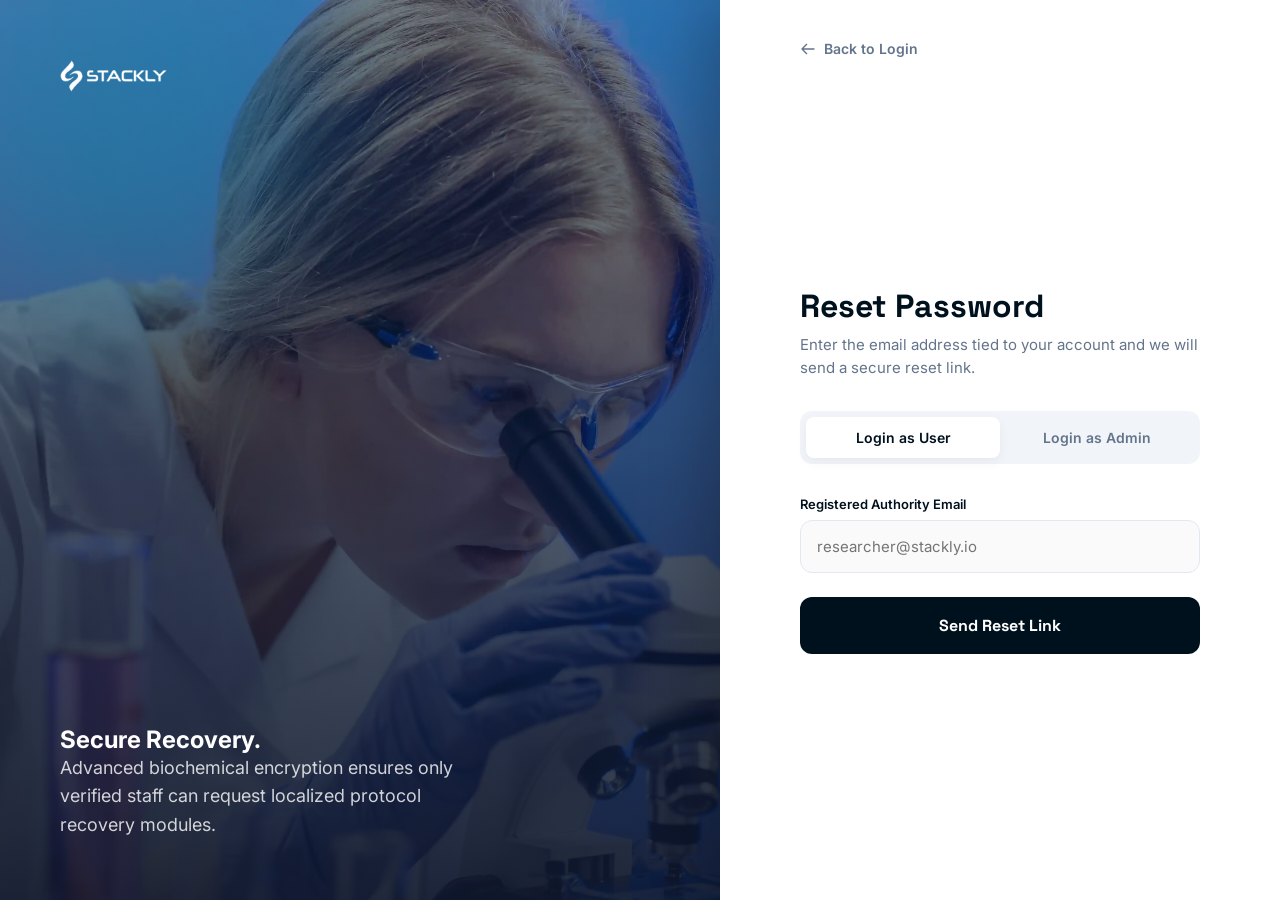
<file: forgot.html>
<!DOCTYPE html>
<html lang="en">
<head>
    <meta charset="utf-8" />
    <title>Reset Password - Stackly Biotech</title>
    <meta name="viewport" content="width=device-width, initial-scale=1" />
    
    <link href="https://fonts.googleapis.com" rel="preconnect" />
    <link href="https://fonts.gstatic.com" rel="preconnect" crossorigin="anonymous" />
    <link href="https://fonts.googleapis.com/css2?family=Space+Grotesk:wght@400;500;600;700&family=Inter:wght@400;500;600;700&display=swap" rel="stylesheet"/>
    <link href="https://unpkg.com/aos@2.3.1/dist/aos.css" rel="stylesheet">
    

    <style>
        :root {
            --bg: #0f172a;
            --surface: #ffffff;
            --text-main: #00111e;
            --text-dim: #64748b;
            --border: #e2e8f0;
            --accent: #0d7ea6;
            --accent-glow: #62d8e8;
            --error: #ef4444;
        }
        
        * { box-sizing: border-box; margin: 0; padding: 0; }
        body { font-family: 'Inter', sans-serif; background: var(--bg); color: var(--text-main); height: 100vh; overflow: hidden; }
        
        .auth-container { display: flex; height: 100vh; width: 100%; direction: ltr; }
        
        /* Left Brand Side */
        .auth-brand { 
            flex: 1; position: relative; display: flex; flex-direction: column; justify-content: space-between;
            padding: 60px; color: #fff; overflow: hidden;
            background: linear-gradient(rgba(1, 33, 59, 0.4), rgba(15, 23, 42, 0.9)), url('images/hero\ 1.webp') center/cover no-repeat;
        }
        @media (max-width: 992px) { .auth-brand { display: none; } body { overflow: auto; } }
        
        .brand-logo img { height: 32px; filter: brightness(0) invert(1); }
        .brand-text h1 { font-family: 'Space Grotesk', sans-serif; font-size: 48px; font-weight: 700; line-height: 1.1; margin-bottom: 16px; letter-spacing: -1.5px; }
        .brand-text p { font-size: 18px; color: rgba(255,255,255,0.8); max-width: 400px; line-height: 1.6; }
        
        .orb { position: absolute; border-radius: 50%; filter: blur(80px); opacity: 0.5; z-index: 0; }
        .orb-1 { width: 400px; height: 400px; background: var(--accent); top: -100px; left: -100px; animation: float 10s ease-in-out infinite alternate; }
        .brand-content { position: relative; z-index: 10; height: 100%; display: flex; flex-direction: column; justify-content: space-between; }
        @keyframes float { 0% { transform: translateY(0) scale(1); } 100% { transform: translateY(40px) scale(1.1); } }

        /* Right Form Side */
        .auth-form-side {
            width: 100%; max-width: 560px; background: var(--surface); display: flex; flex-direction: column;
            justify-content: center; padding: 60px 80px; position: relative; overflow-y: auto; box-shadow: -20px 0 50px rgba(0,0,0,0.2);
        }
        @media (max-width: 768px) { .auth-form-side { padding: 40px 24px; max-width: 100%; } }
        
        .back-link { display: inline-flex; align-items: center; gap: 8px; font-size: 14px; font-weight: 600; color: var(--text-dim); text-decoration: none; position: absolute; top: 40px; left: 80px; transition: color 0.2s; }
        @media (max-width: 768px) { .back-link { left: 24px; top: 24px; } }
        .back-link:hover { color: var(--text-main); }
        .back-link svg { width: 16px; height: 16px; }

        .auth-header { margin-bottom: 32px; margin-top: 40px; }
        .auth-header h2 { font-family: 'Space Grotesk', sans-serif; font-size: 32px; font-weight: 700; color: var(--text-main); margin-bottom: 8px; }
        .auth-header p { font-size: 15px; color: var(--text-dim); line-height: 1.5; }

                /* Role Toggle Segment */
        .role-toggle {
            display: flex; background: #f1f5f9; border-radius: 12px; padding: 6px; margin-bottom: 32px; position: relative;
        }
        .role-btn {
            flex: 1; text-align: center; padding: 12px 0; font-size: 14px; font-weight: 600; color: var(--text-dim);
            cursor: pointer; position: relative; z-index: 2; transition: color 0.3s;
        }
        .role-btn.active { color: var(--text-main); }
        .role-slider {
            position: absolute; top: 6px; left: 6px; height: calc(100% - 12px); width: calc(50% - 6px); background: #fff;
            border-radius: 8px; box-shadow: 0 4px 12px rgba(0,0,0,0.05); transition: transform 0.4s cubic-bezier(0.25, 0.46, 0.45, 0.94); z-index: 1;
        }

        .form-group { margin-bottom: 24px; }
        .form-label { display: block; font-size: 13px; font-weight: 600; color: var(--text-main); margin-bottom: 8px; }
        .form-input {
            width: 100%; padding: 16px; border: 1px solid var(--border); border-radius: 12px;
            font-family: 'Inter', sans-serif; font-size: 15px; background: #fafafa; outline: none; transition: all 0.2s;
        }
        .form-input:focus { background: #fff; border-color: var(--accent); box-shadow: 0 0 0 4px rgba(13, 126, 166, 0.1); }
        
        /* Validation State */
        .form-input:invalid:not(:placeholder-shown) { border-color: var(--error); }
        .form-error { display: none; color: var(--error); font-size: 12px; margin-top: 6px; font-weight: 500; }
        .form-input:invalid:not(:placeholder-shown) ~ .form-error { display: block; }

        .btn-submit {
            width: 100%; display: flex; align-items: center; justify-content: center; gap: 10px;
            background: #00111e; color: #fff; border: none; padding: 18px; border-radius: 12px;
            font-family: 'Space Grotesk', sans-serif; font-weight: 700; font-size: 16px; cursor: pointer;
            transition: all 0.3s; position: relative; overflow: hidden; z-index: 1;
        }
        .btn-submit::before {
            content: ''; position: absolute; inset: 0; background: linear-gradient(90deg, var(--accent), var(--accent-glow));
            z-index: -1; opacity: 0; transition: opacity 0.3s;
        }
        .btn-submit:hover { transform: translateY(-2px); box-shadow: 0 15px 30px rgba(13, 126, 166, 0.2); }
        .btn-submit:hover::before { opacity: 1; }
        
        /* Dynamic Success Alert */
        .success-box {
            display: none; background: #f0fdf4; border: 1px solid #16a34a; border-radius: 12px;
            padding: 16px; color: #166534; font-size: 14px; font-weight: 500; align-items: flex-start;
            gap: 12px; margin-bottom: 24px;
        }
        .success-box svg { width: 20px; height: 20px; flex-shrink: 0; color: #16a34a; margin-top: 2px; }

    </style>
<link rel="stylesheet" href="https://cdnjs.cloudflare.com/ajax/libs/font-awesome/6.4.0/css/all.min.css">
<!-- Biotech Preloader Assets -->
<link rel="stylesheet" href="preloader.css">
<script src="preloader.js" defer></script>
</head>
<body>
    <!-- Biotech Preloader -->
    <div id="rt-preloader">
        <div class="biotech-loader-container">
            <div class="loader-ring"></div>
            <div class="biotech-icons">
                <div class="tube">
                    <div class="tube-liquid"></div>
                </div>
                <div class="pipette">
                    <div class="drop"></div>
                </div>
                <div class="tube">
                    <div class="tube-liquid" style="animation-delay: -1s;"></div>
                </div>
            </div>
        </div>
        <div class="loader-text">Analyzing Bio-Data...</div>
    </div>

<div class="auth-container">
    
    <!-- Left Brand Section -->
    <div class="auth-brand">
        <div class="orb orb-1"></div>
        <div class="brand-content" data-aos="fade-in" data-aos-duration="1500">
            <div class="brand-logo">
                <a href="index.html">
                    <img src="images/whitelogo.webp" alt="Stackly Biotech" />
                </a>
            </div>
            <div class="brand-text">
                <h2>Secure Recovery.</h2>
                <p>Advanced biochemical encryption ensures only verified staff can request localized protocol recovery modules.</p>
            </div>
        </div>
    </div>

    <!-- Right Form Section -->
    <div class="auth-form-side">
        <a href="login.html" class="back-link">
            <svg fill="none" viewBox="0 0 24 24" stroke="currentColor" stroke-width="2"><path stroke-linecap="round" stroke-linejoin="round" d="M10 19l-7-7m0 0l7-7m-7 7h18"></path></svg>
            Back to Login
        </a>

        <div class="auth-header" data-aos="fade-up" data-aos-delay="100">
            <h2>Reset Password</h2>
            <p>Enter the email address tied to your account and we will send a secure reset link.</p>
        </div>

        <div class="role-toggle" data-aos="fade-up" data-aos-delay="150">
            <div class="role-slider" id="roleSlider"></div>
            <div class="role-btn active" id="btnUser" onclick="selectRole('user')">Login as User</div>
            <div class="role-btn" id="btnAdmin" onclick="selectRole('admin')">Login as Admin</div>
        </div>
        <input type="hidden" id="authRole" value="user" />

        <div class="success-box" id="successMsg" data-aos="fade-in">
            <svg fill="none" viewBox="0 0 24 24" stroke="currentColor" stroke-width="2"><path stroke-linecap="round" stroke-linejoin="round" d="M9 12l2 2 4-4m6 2a9 9 0 11-18 0 9 9 0 0118 0z"></path></svg>
            <div>
                <strong>Transmission sent!</strong>
                <div style="margin-top:4px; font-weight:400; color:#15803d">If your email exists in our registry, an encrypted reset link will arrive momentarily.</div>
            </div>
        </div>

        <form id="forgotForm" onsubmit="handleReset(event)" data-aos="fade-up" data-aos-delay="200">
            
            <div class="form-group">
                <label class="form-label" for="txtEmail">Registered Authority Email</label>
                <input type="email" id="txtEmail" class="form-input" placeholder="researcher@stackly.io" required pattern="[a-z0-9._%+-]+@[a-z0-9.-]+\.[a-z]{2,}$" />
                <span class="form-error">Valid institutional email required.</span>
            </div>

            <button type="submit" class="btn-submit" id="btnSbt">
                Send Reset Link
            </button>
        </form>

    </div>
</div>

<script src="https://unpkg.com/aos@2.3.1/dist/aos.js"></script>
<script>
    AOS.init({ duration: 800, once: true });

    function selectRole(role) {
        document.getElementById('authRole').value = role;
        const slider = document.getElementById('roleSlider');
        const btnUser = document.getElementById('btnUser');
        const btnAdmin = document.getElementById('btnAdmin');
        if (role === 'admin') {
            slider.style.transform = 'translateX(100%)';
            btnUser.classList.remove('active');
            btnAdmin.classList.add('active');
        } else {
            slider.style.transform = 'translateX(0)';
            btnAdmin.classList.remove('active');
            btnUser.classList.add('active');
        }
    }

    function handleReset(event) {
        event.preventDefault(); 
        
        const form = document.getElementById('forgotForm');
        if (!form.checkValidity()) {
            form.reportValidity();
            return;
        }

        const btn = document.getElementById('btnSbt');
        const box = document.getElementById('successMsg');
        
        btn.innerHTML = 'Validating Registry...';
        btn.style.opacity = '0.7';

        setTimeout(() => {
            // Fake secure transmission
                        const email = document.getElementById('txtEmail').value.trim();
            localStorage.setItem('stacklyUserEmail', email);
            const role = document.getElementById('authRole').value;
            window.location.href = role === 'admin' ? 'admin.html' : 'dashboard.html';
            
        }, 1200);
    }
</script>
</body>
</html>
</file>
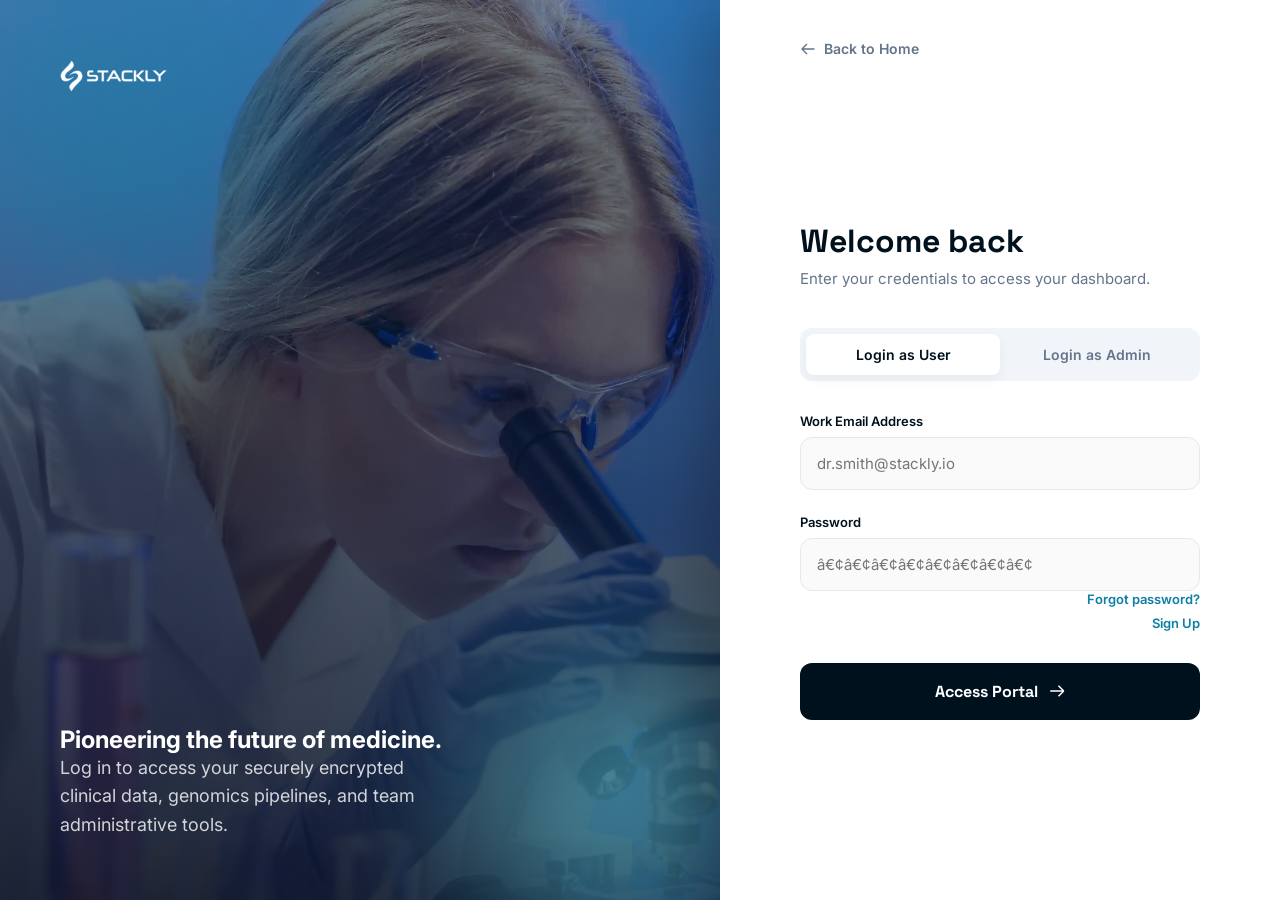
<file: login.html>
<!DOCTYPE html>
<html lang="en">
<head>
    <meta charset="utf-8" />
    <title>Login - Stackly Biotech</title>
    <meta name="viewport" content="width=device-width, initial-scale=1" />
    
    <!-- Fonts -->
    <link href="https://fonts.googleapis.com" rel="preconnect" />
    <link href="https://fonts.gstatic.com" rel="preconnect" crossorigin="anonymous" />
    <link href="https://fonts.googleapis.com/css2?family=Space+Grotesk:wght@400;500;600;700&family=Inter:wght@400;500;600;700&display=swap" rel="stylesheet"/>
    <link href="https://unpkg.com/aos@2.3.1/dist/aos.css" rel="stylesheet">
   

    <style>
        :root {
            --bg: #0f172a;
            --surface: #ffffff;
            --text-main: #00111e;
            --text-dim: #64748b;
            --border: #e2e8f0;
            --accent: #0d7ea6;
            --accent-glow: #62d8e8;
            --error: #ef4444;
        }
        
        * { box-sizing: border-box; margin: 0; padding: 0; }
        body { font-family: 'Inter', sans-serif; background: var(--bg); color: var(--text-main); height: 100vh; overflow: hidden; }
        
        /* Layout */
        .auth-container { display: flex; height: 100vh; width: 100%; }
        
        /* Left Brand Side */
        .auth-brand { 
            flex: 1; position: relative; display: flex; flex-direction: column; justify-content: space-between;
            padding: 60px; color: #fff; overflow: hidden;
            background: linear-gradient(rgba(1, 33, 59, 0.4), rgba(15, 23, 42, 0.9)), url('images/hero\ 1.webp') center/cover no-repeat;
        }
        @media (max-width: 992px) { .auth-brand { display: none; } body { overflow: auto; } }
        
        .brand-logo img { height: 32px; filter: brightness(0) invert(1); }
        .brand-text h1 { font-family: 'Space Grotesk', sans-serif; font-size: 48px; font-weight: 700; line-height: 1.1; margin-bottom: 16px; letter-spacing: -1.5px; }
        .brand-text p { font-size: 18px; color: rgba(255,255,255,0.8); max-width: 400px; line-height: 1.6; }
        
        /* Floating Elements */
        .orb { position: absolute; border-radius: 50%; filter: blur(80px); opacity: 0.5; z-index: 0; }
        .orb-1 { width: 400px; height: 400px; background: var(--accent); top: -100px; left: -100px; animation: float 10s ease-in-out infinite alternate; }
        .orb-2 { width: 300px; height: 300px; background: var(--accent-glow); bottom: -50px; right: -50px; animation: float 14s ease-in-out infinite alternate-reverse; }
        @keyframes float { 0% { transform: translateY(0) scale(1); } 100% { transform: translateY(40px) scale(1.1); } }
        .brand-content { position: relative; z-index: 10; height: 100%; display: flex; flex-direction: column; justify-content: space-between; }

        /* Right Form Side */
        .auth-form-side {
            width: 100%; max-width: 560px; background: var(--surface); display: flex; flex-direction: column;
            justify-content: center; padding: 60px 80px; position: relative; overflow-y: auto; box-shadow: -20px 0 50px rgba(0,0,0,0.2);
        }
        @media (max-width: 768px) { .auth-form-side { padding: 40px 24px; max-width: 100%; } }
        
        .back-link { display: inline-flex; align-items: center; gap: 8px; font-size: 14px; font-weight: 600; color: var(--text-dim); text-decoration: none; position: absolute; top: 40px; left: 80px; transition: color 0.2s; }
        @media (max-width: 768px) { .back-link { left: 24px; top: 24px; } }
        .back-link:hover { color: var(--text-main); }
        .back-link svg { width: 16px; height: 16px; }

        .signup-link { display: inline-flex; align-items: center; gap: 8px; font-size: 14px; font-weight: 600; color: var(--accent); text-decoration: none; position: absolute; top: 40px; right: 80px; transition: color 0.2s; }
        @media (max-width: 768px) { .signup-link { right: 24px; top: 24px; } }
        .signup-link:hover { color: #075a7a; text-decoration: underline; }

        .auth-header { margin-bottom: 40px; margin-top: 40px; }
        .auth-header h2 { font-family: 'Space Grotesk', sans-serif; font-size: 32px; font-weight: 700; color: var(--text-main); margin-bottom: 8px; }
        .auth-header p { font-size: 15px; color: var(--text-dim); }

        /* Role Toggle Segment */
        .role-toggle {
            display: flex; background: #f1f5f9; border-radius: 12px; padding: 6px; margin-bottom: 32px; position: relative;
        }
        .role-btn {
            flex: 1; text-align: center; padding: 12px 0; font-size: 14px; font-weight: 600; color: var(--text-dim);
            cursor: pointer; position: relative; z-index: 2; transition: color 0.3s;
        }
        .role-btn.active { color: var(--text-main); }
        .role-slider {
            position: absolute; top: 6px; left: 6px; height: calc(100% - 12px); width: calc(50% - 6px); background: #fff;
            border-radius: 8px; box-shadow: 0 4px 12px rgba(0,0,0,0.05); transition: transform 0.4s cubic-bezier(0.25, 0.46, 0.45, 0.94); z-index: 1;
        }

        /* Form Controls */
        .form-group { margin-bottom: 24px; }
        .form-label { display: block; font-size: 13px; font-weight: 600; color: var(--text-main); margin-bottom: 8px; }
        .form-input {
            width: 100%; padding: 16px; border: 1px solid var(--border); border-radius: 12px;
            font-family: 'Inter', sans-serif; font-size: 15px; background: #fafafa; outline: none; transition: all 0.2s;
        }
        .form-input:focus { background: #fff; border-color: var(--accent); box-shadow: 0 0 0 4px rgba(13, 126, 166, 0.1); }
        .form-input:invalid:not(:placeholder-shown) { border-color: var(--error); }
        .form-error { display: none; color: var(--error); font-size: 12px; margin-top: 6px; font-weight: 500; }
        .form-input:invalid:not(:placeholder-shown) ~ .form-error { display: block; }

        .forgot-link { display: block; text-align: right; font-size: 13px; font-weight: 600; color: var(--accent); text-decoration: none; margin-top: -12px; margin-bottom: 32px; transition: color 0.2s; }
        .forgot-link:hover { color: #075a7a; text-decoration: underline; }

        /* Submit Button */
        .btn-submit {
            width: 100%; display: flex; align-items: center; justify-content: center; gap: 10px;
            background: #00111e; color: #fff; border: none; padding: 18px; border-radius: 12px;
            font-family: 'Space Grotesk', sans-serif; font-weight: 700; font-size: 16px; cursor: pointer;
            transition: all 0.3s; position: relative; overflow: hidden; z-index: 1;
        }
        .btn-submit::before {
            content: ''; position: absolute; inset: 0; background: linear-gradient(90deg, var(--accent), var(--accent-glow));
            z-index: -1; opacity: 0; transition: opacity 0.3s;
        }
        .btn-submit:hover { transform: translateY(-2px); box-shadow: 0 15px 30px rgba(13, 126, 166, 0.2); }
        .btn-submit:hover::before { opacity: 1; }
        .btn-submit svg { width: 18px; height: 18px; transition: transform 0.3s; }
        .btn-submit:hover svg { transform: translateX(4px); }

        .auth-footer { text-align: center; margin-top: 32px; font-size: 14px; color: var(--text-dim); }
        .auth-footer a { color: var(--text-main); font-weight: 600; text-decoration: none; transition: color 0.2s; }
        .auth-footer a:hover { color: var(--accent); text-decoration: underline; }
    </style>
<link rel="stylesheet" href="https://cdnjs.cloudflare.com/ajax/libs/font-awesome/6.4.0/css/all.min.css">
<!-- Biotech Preloader Assets -->
<link rel="stylesheet" href="preloader.css">
<script src="preloader.js" defer></script>
</head>
<body>
    <!-- Biotech Preloader -->
    <div id="rt-preloader">
        <div class="biotech-loader-container">
            <div class="loader-ring"></div>
            <div class="biotech-icons">
                <div class="tube">
                    <div class="tube-liquid"></div>
                </div>
                <div class="pipette">
                    <div class="drop"></div>
                </div>
                <div class="tube">
                    <div class="tube-liquid" style="animation-delay: -1s;"></div>
                </div>
            </div>
        </div>
        <div class="loader-text">Analyzing Bio-Data...</div>
    </div>

<div class="auth-container">
    
    <!-- Left Brand Section -->
    <div class="auth-brand">
        <div class="orb orb-1"></div>
        <div class="orb orb-2"></div>
        <div class="brand-content" data-aos="fade-in" data-aos-duration="1500">
            <div class="brand-logo">
                <a href="index.html">
                    <img src="images/whitelogo.webp" alt="Stackly Biotech" />
                </a>
            </div>
            <div class="brand-text">
                <h2>Pioneering the future of medicine.</h2>
                <p>Log in to access your securely encrypted clinical data, genomics pipelines, and team administrative tools.</p>
            </div>
        </div>
    </div>

    <!-- Right Form Section -->
    <div class="auth-form-side">
        <a href="index.html" class="back-link">
            <svg fill="none" viewBox="0 0 24 24" stroke="currentColor" stroke-width="2"><path stroke-linecap="round" stroke-linejoin="round" d="M10 19l-7-7m0 0l7-7m-7 7h18"></path></svg>
            Back to Home
        </a>
        

        <div class="auth-header" data-aos="fade-up" data-aos-delay="100">
            <h2>Welcome back</h2>
            <p>Enter your credentials to access your dashboard.</p>
        </div>

        <div class="role-toggle" data-aos="fade-up" data-aos-delay="200">
            <div class="role-slider" id="roleSlider"></div>
            <div class="role-btn active" id="btnUser" onclick="selectRole('user')">Login as User</div>
            <div class="role-btn" id="btnAdmin" onclick="selectRole('admin')">Login as Admin</div>
        </div>

        <form id="loginForm" onsubmit="handleLogin(event)" data-aos="fade-up" data-aos-delay="300">
            <!-- Hidden input to track role state conceptually, though JS handles routing directly -->
            <input type="hidden" id="authRole" value="user" />

            <div class="form-group">
                <label class="form-label" for="txtEmail">Work Email Address</label>
                <input type="email" id="txtEmail" class="form-input" placeholder="dr.smith@stackly.io" required pattern="[a-z0-9._%+-]+@[a-z0-9.-]+\.[a-z]{2,}$" />
                <span class="form-error">Please enter a valid institutional email.</span>
            </div>

            <div class="form-group" style="margin-bottom: 12px;">
                <label class="form-label" for="txtPassword">Password</label>
                <input type="password" id="txtPassword" class="form-input" placeholder="â€¢â€¢â€¢â€¢â€¢â€¢â€¢â€¢" required minlength="8" />
                <span class="form-error">Password must be at least 8 characters securely encrypted.</span>
            </div>

            <div style="text-align: right; margin-top: -12px; margin-bottom: 32px; display: flex; flex-direction: column; gap: 8px; align-items: flex-end;">
                <a href="forgot.html" class="forgot-link" style="margin:0;">Forgot password?</a>
                <a href="signup.html" class="forgot-link" style="margin:0;">Sign Up</a>
            </div>

            <button type="submit" class="btn-submit">
                Access Portal
                <svg fill="none" viewBox="0 0 24 24" stroke="currentColor" stroke-width="2"><path d="M14 5l7 7m0 0l-7 7m7-7H3"></path></svg>
            </button>
        </form>

        

    </div>
</div>

<script src="https://unpkg.com/aos@2.3.1/dist/aos.js"></script>
<script>
    AOS.init({ duration: 800, once: true });

    function selectRole(role) {
        document.getElementById('authRole').value = role;
        const slider = document.getElementById('roleSlider');
        const btnUser = document.getElementById('btnUser');
        const btnAdmin = document.getElementById('btnAdmin');

        if (role === 'admin') {
            slider.style.transform = 'translateX(100%)';
            btnUser.classList.remove('active');
            btnAdmin.classList.add('active');
        } else {
            slider.style.transform = 'translateX(0)';
            btnAdmin.classList.remove('active');
            btnUser.classList.add('active');
        }
    }

    function handleLogin(event) {
        event.preventDefault(); // Stop native form submission

        // HTML5 Validation via Constraint API
        const form = document.getElementById('loginForm');
        if (!form.checkValidity()) {
            form.reportValidity();
            return;
        }

        // Retrieve values
        const email = document.getElementById('txtEmail').value.trim();
        const role = document.getElementById('authRole').value;

        // Validations constraints passed!
        // Store email locally to print it inside the destination dashboard
        localStorage.setItem('stacklyUserEmail', email);

        // Display brief loading UX natively for premium feel
        const btn = document.querySelector('.btn-submit');
        const originalText = btn.innerHTML;
        btn.innerHTML = 'Authenticating... <svg class="animate-spin" viewBox="0 0 24 24" width="18" height="18" style="animation: spin 1s linear infinite"><circle cx="12" cy="12" r="10" stroke="currentColor" stroke-width="4" stroke-dasharray="30" fill="none"></circle></svg>';
        
        // Add minimal inline style for quick spin animation
        if(!document.getElementById('spinStyle')) {
            const style = document.createElement('style');
            style.id = 'spinStyle';
            style.innerHTML = '@keyframes spin { 100% { transform: rotate(360deg); } }';
            document.head.appendChild(style);
        }

        setTimeout(() => {
            // Routing based on the segment selected
            if (role === 'admin') {
                window.location.href = 'admin.html';
            } else {
                window.location.href = 'dashboard.html';
            }
        }, 1200); // 1.2s realistic premium delay
    }
</script>
</body>
</html>
</file>
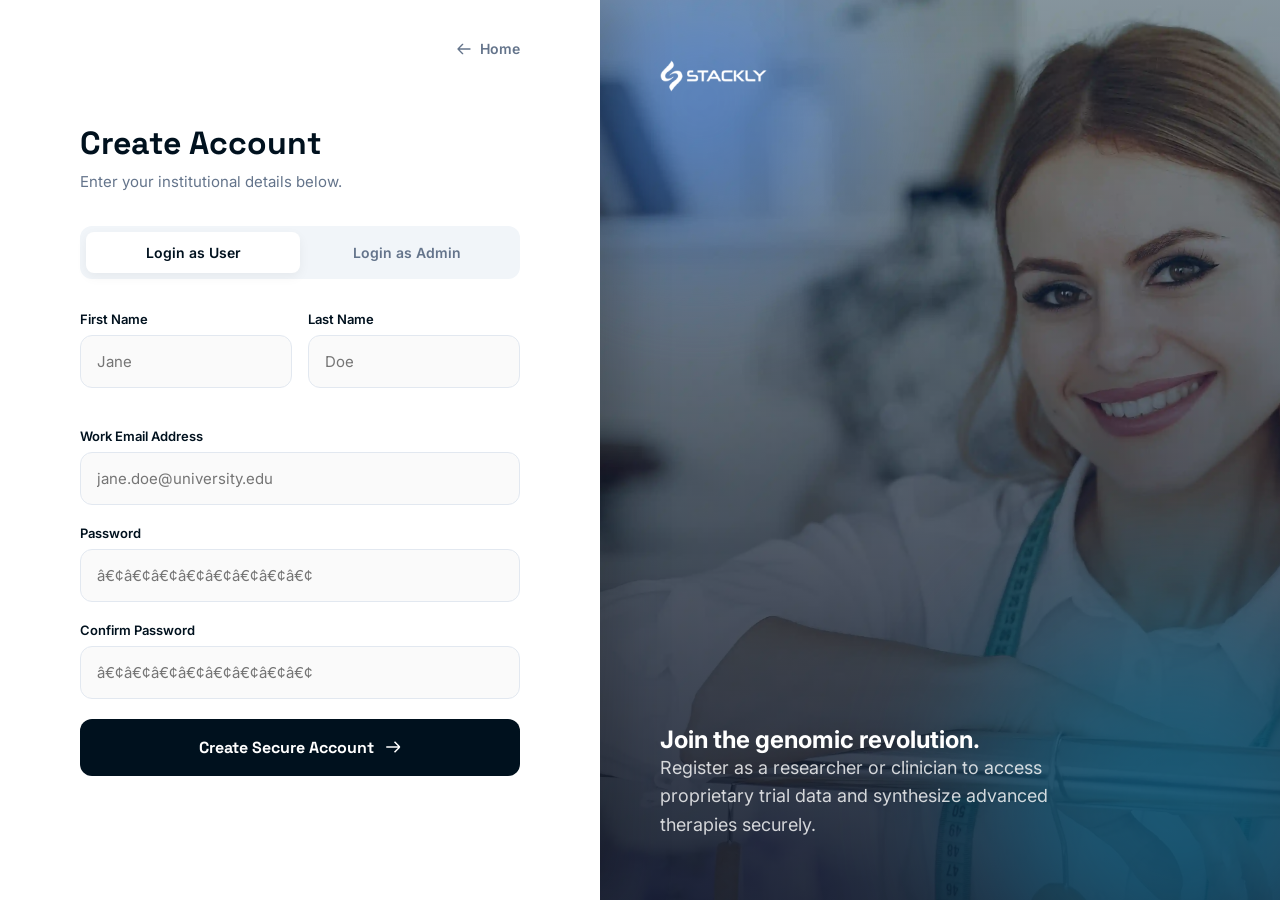
<file: signup.html>
<!DOCTYPE html>
<html lang="en">
<head>
    <meta charset="utf-8" />
    <title>Sign Up - Stackly Biotech</title>
    <meta name="viewport" content="width=device-width, initial-scale=1" />
    
    <!-- Fonts & Animations -->
    <link href="https://fonts.googleapis.com" rel="preconnect" />
    <link href="https://fonts.gstatic.com" rel="preconnect" crossorigin="anonymous" />
    <link href="https://fonts.googleapis.com/css2?family=Space+Grotesk:wght@400;500;600;700&family=Inter:wght@400;500;600;700&display=swap" rel="stylesheet"/>
    <link href="https://unpkg.com/aos@2.3.1/dist/aos.css" rel="stylesheet">
  

    <style>
        :root {
            --bg: #0f172a;
            --surface: #ffffff;
            --text-main: #00111e;
            --text-dim: #64748b;
            --border: #e2e8f0;
            --accent: #0d7ea6;
            --accent-glow: #62d8e8;
            --error: #ef4444;
        }
        
        * { box-sizing: border-box; margin: 0; padding: 0; }
        body { font-family: 'Inter', sans-serif; background: var(--bg); color: var(--text-main); height: 100vh; overflow: hidden; }
        
        /* Layout */
        .auth-container { display: flex; height: 100vh; width: 100%; flex-direction: row-reverse; }
        
        /* Right Brand Side */
        .auth-brand { 
            flex: 1; position: relative; display: flex; flex-direction: column; justify-content: space-between;
            padding: 60px; color: #fff; overflow: hidden;
            background: linear-gradient(rgba(1, 33, 59, 0.4), rgba(15, 23, 42, 0.9)), url('images/pexels-gustavo-fring-3984882.webp') center/cover no-repeat;
        }
        @media (max-width: 992px) { .auth-brand { display: none; } body { overflow: auto; } }
        
        .brand-logo img { height: 32px; filter: brightness(0) invert(1); }
        .brand-text h1 { font-family: 'Space Grotesk', sans-serif; font-size: 48px; font-weight: 700; line-height: 1.1; margin-bottom: 16px; letter-spacing: -1.5px; }
        .brand-text p { font-size: 18px; color: rgba(255,255,255,0.8); max-width: 400px; line-height: 1.6; }
        
        /* Floating Elements */
        .orb { position: absolute; border-radius: 50%; filter: blur(80px); opacity: 0.5; z-index: 0; }
        .orb-1 { width: 400px; height: 400px; background: var(--accent); bottom: -100px; right: -100px; animation: float 10s ease-in-out infinite alternate; }
        .orb-2 { width: 300px; height: 300px; background: #3b82f6; top: -50px; left: -50px; animation: float 14s ease-in-out infinite alternate-reverse; }
        @keyframes float { 0% { transform: translateY(0) scale(1); } 100% { transform: translateY(-40px) scale(1.1); } }
        .brand-content { position: relative; z-index: 10; height: 100%; display: flex; flex-direction: column; justify-content: space-between; }

        /* Left Form Side */
        .auth-form-side {
            width: 100%; max-width: 600px; background: var(--surface); display: flex; flex-direction: column;
            justify-content: center; padding: 60px 80px; position: relative; overflow-y: auto; box-shadow: 20px 0 50px rgba(0,0,0,0.2);
        }
        @media (max-width: 768px) { .auth-form-side { padding: 40px 24px; max-width: 100%; } }
        
        .back-link { display: inline-flex; align-items: center; gap: 8px; font-size: 14px; font-weight: 600; color: var(--text-dim); text-decoration: none; position: absolute; top: 40px; right: 80px; transition: color 0.2s; }
        @media (max-width: 768px) { .back-link { right: 24px; top: 24px; } }
        .back-link:hover { color: var(--text-main); }
        .back-link svg { width: 16px; height: 16px; }

        .auth-header { margin-bottom: 32px; margin-top: 40px; }
        .auth-header h2 { font-family: 'Space Grotesk', sans-serif; font-size: 32px; font-weight: 700; color: var(--text-main); margin-bottom: 8px; }
        .auth-header p { font-size: 15px; color: var(--text-dim); line-height: 1.5; }

                /* Role Toggle Segment */
        .role-toggle {
            display: flex; background: #f1f5f9; border-radius: 12px; padding: 6px; margin-bottom: 32px; position: relative;
        }
        .role-btn {
            flex: 1; text-align: center; padding: 12px 0; font-size: 14px; font-weight: 600; color: var(--text-dim);
            cursor: pointer; position: relative; z-index: 2; transition: color 0.3s;
        }
        .role-btn.active { color: var(--text-main); }
        .role-slider {
            position: absolute; top: 6px; left: 6px; height: calc(100% - 12px); width: calc(50% - 6px); background: #fff;
            border-radius: 8px; box-shadow: 0 4px 12px rgba(0,0,0,0.05); transition: transform 0.4s cubic-bezier(0.25, 0.46, 0.45, 0.94); z-index: 1;
        }

        /* Form Controls */
        .form-split { display: grid; grid-template-columns: 1fr 1fr; gap: 16px; margin-bottom: 20px; }
        .form-group { margin-bottom: 20px; }
        .form-label { display: block; font-size: 13px; font-weight: 600; color: var(--text-main); margin-bottom: 8px; }
        .form-input {
            width: 100%; padding: 16px; border: 1px solid var(--border); border-radius: 12px;
            font-family: 'Inter', sans-serif; font-size: 15px; background: #fafafa; outline: none; transition: all 0.2s;
        }
        .form-input:focus { background: #fff; border-color: var(--accent); box-shadow: 0 0 0 4px rgba(13, 126, 166, 0.1); }
        .form-input:invalid:not(:placeholder-shown) { border-color: var(--error); }
        .form-error { display: none; color: var(--error); font-size: 12px; margin-top: 6px; font-weight: 500; }
        .form-input:invalid:not(:placeholder-shown) ~ .form-error { display: block; }
        
        .password-mismatch { display: none; color: var(--error); font-size: 12px; margin-top: 6px; font-weight: 500; }

        /* Submit Button */
        .btn-submit {
            width: 100%; display: flex; align-items: center; justify-content: center; gap: 10px;
            background: #00111e; color: #fff; border: none; padding: 18px; border-radius: 12px;
            font-family: 'Space Grotesk', sans-serif; font-weight: 700; font-size: 16px; cursor: pointer;
            transition: all 0.3s; position: relative; overflow: hidden; z-index: 1; margin-top: 10px;
        }
        .btn-submit::before {
            content: ''; position: absolute; inset: 0; background: linear-gradient(90deg, var(--accent), var(--accent-glow));
            z-index: -1; opacity: 0; transition: opacity 0.3s;
        }
        .btn-submit:hover { transform: translateY(-2px); box-shadow: 0 15px 30px rgba(13, 126, 166, 0.2); }
        .btn-submit:hover::before { opacity: 1; }
        .btn-submit svg { width: 18px; height: 18px; transition: transform 0.3s; }
        .btn-submit:hover svg { transform: translateX(4px); }

        .auth-footer { text-align: center; margin-top: 24px; font-size: 14px; color: var(--text-dim); }
        .auth-footer a { color: var(--text-main); font-weight: 600; text-decoration: none; transition: color 0.2s; }
        .auth-footer a:hover { color: var(--accent); text-decoration: underline; }
    </style>
<link rel="stylesheet" href="https://cdnjs.cloudflare.com/ajax/libs/font-awesome/6.4.0/css/all.min.css">
<!-- Biotech Preloader Assets -->
<link rel="stylesheet" href="preloader.css">
<script src="preloader.js" defer></script>
</head>
<body>
    <!-- Biotech Preloader -->
    <div id="rt-preloader">
        <div class="biotech-loader-container">
            <div class="loader-ring"></div>
            <div class="biotech-icons">
                <div class="tube">
                    <div class="tube-liquid"></div>
                </div>
                <div class="pipette">
                    <div class="drop"></div>
                </div>
                <div class="tube">
                    <div class="tube-liquid" style="animation-delay: -1s;"></div>
                </div>
            </div>
        </div>
        <div class="loader-text">Analyzing Bio-Data...</div>
    </div>

<div class="auth-container">
    
    <!-- Left Brand Section -->
    <div class="auth-brand">
        <div class="orb orb-1"></div>
        <div class="orb orb-2"></div>
        <div class="brand-content" data-aos="fade-in" data-aos-duration="1500">
            <div class="brand-logo">
                <a href="index.html">
                    <img src="images/whitelogo.webp" alt="Stackly Biotech" />
                </a>
            </div>
            <div class="brand-text">
                <h2>Join the genomic revolution.</h2>
                <p>Register as a researcher or clinician to access proprietary trial data and synthesize advanced therapies securely.</p>
            </div>
        </div>
    </div>

    <!-- Right Form Section -->
    <div class="auth-form-side">
        <a href="index.html" class="back-link">
            <svg fill="none" viewBox="0 0 24 24" stroke="currentColor" stroke-width="2"><path stroke-linecap="round" stroke-linejoin="round" d="M10 19l-7-7m0 0l7-7m-7 7h18"></path></svg>
            Home
        </a>

        <div class="auth-header" data-aos="fade-up" data-aos-delay="100">
            <h2>Create Account</h2>
            <p>Enter your institutional details below.</p>
        </div>

        <div class="role-toggle" data-aos="fade-up" data-aos-delay="150">
            <div class="role-slider" id="roleSlider"></div>
            <div class="role-btn active" id="btnUser" onclick="selectRole('user')">Login as User</div>
            <div class="role-btn" id="btnAdmin" onclick="selectRole('admin')">Login as Admin</div>
        </div>
        <input type="hidden" id="authRole" value="user" />

        <form id="signupForm" onsubmit="handleSignup(event)" data-aos="fade-up" data-aos-delay="200">
            
            <div class="form-split">
                <div class="form-group">
                    <label class="form-label" for="txtFirst">First Name</label>
                    <input type="text" id="txtFirst" class="form-input" placeholder="Jane" required minlength="2" />
                </div>
                <div class="form-group">
                    <label class="form-label" for="txtLast">Last Name</label>
                    <input type="text" id="txtLast" class="form-input" placeholder="Doe" required minlength="2" />
                </div>
            </div>

            <div class="form-group">
                <label class="form-label" for="txtEmail">Work Email Address</label>
                <input type="email" id="txtEmail" class="form-input" placeholder="jane.doe@university.edu" required pattern="[a-z0-9._%+-]+@[a-z0-9.-]+\.[a-z]{2,}$" />
                <span class="form-error">Please provide a valid institutional email (.edu, .com, .org).</span>
            </div>

            <div class="form-group">
                <label class="form-label" for="txtPassword">Password</label>
                <input type="password" id="txtPassword" class="form-input" placeholder="â€¢â€¢â€¢â€¢â€¢â€¢â€¢â€¢" required minlength="8" />
                <span class="form-error">Password must be at least 8 characters.</span>
            </div>

            <div class="form-group" style="position:relative">
                <label class="form-label" for="txtConfirm">Confirm Password</label>
                <input type="password" id="txtConfirm" class="form-input" placeholder="â€¢â€¢â€¢â€¢â€¢â€¢â€¢â€¢" required minlength="8" />
                <span class="password-mismatch" id="passMismatch">Passwords do not match.</span>
            </div>

            <button type="submit" class="btn-submit">
                Create Secure Account
                <svg fill="none" viewBox="0 0 24 24" stroke="currentColor" stroke-width="2"><path d="M14 5l7 7m0 0l-7 7m7-7H3"></path></svg>
            </button>
        </form>

        <div class="auth-footer" data-aos="fade-up" data-aos-delay="300">
            Already have clinical access? <a href="login.html">Login Here</a>
        </div>

    </div>
</div>

<script src="https://unpkg.com/aos@2.3.1/dist/aos.js"></script>
<script>
    AOS.init({ duration: 800, once: true });

    function selectRole(role) {
        document.getElementById('authRole').value = role;
        const slider = document.getElementById('roleSlider');
        const btnUser = document.getElementById('btnUser');
        const btnAdmin = document.getElementById('btnAdmin');
        if (role === 'admin') {
            slider.style.transform = 'translateX(100%)';
            btnUser.classList.remove('active');
            btnAdmin.classList.add('active');
        } else {
            slider.style.transform = 'translateX(0)';
            btnAdmin.classList.remove('active');
            btnUser.classList.add('active');
        }
    }

    function handleSignup(event) {
        event.preventDefault(); // Stop native form submission
        
        const pw1 = document.getElementById('txtPassword').value;
        const pw2 = document.getElementById('txtConfirm').value;
        const mismatchError = document.getElementById('passMismatch');

        // Check password matching manually
        if (pw1 !== pw2) {
            document.getElementById('txtConfirm').style.borderColor = 'var(--error)';
            mismatchError.style.display = 'block';
            return;
        } else {
            document.getElementById('txtConfirm').style.borderColor = '';
            mismatchError.style.display = 'none';
        }

        // HTML5 Validation via Constraint API
        const form = document.getElementById('signupForm');
        if (!form.checkValidity()) {
            form.reportValidity();
            return;
        }

        // Validations constraints passed!
        const email = document.getElementById('txtEmail').value.trim();
        
        // Store email locally to print it inside the destination dashboard
        localStorage.setItem('stacklyUserEmail', email);

        // Display brief loading UX natively for premium feel
        const btn = document.querySelector('.btn-submit');
        btn.innerHTML = 'Registering Protocol... <svg class="animate-spin" viewBox="0 0 24 24" width="18" height="18" style="animation: spin 1s linear infinite"><circle cx="12" cy="12" r="10" stroke="currentColor" stroke-width="4" stroke-dasharray="30" fill="none"></circle></svg>';
        
        if(!document.getElementById('spinStyle')) {
            const style = document.createElement('style');
            style.id = 'spinStyle';
            style.innerHTML = '@keyframes spin { 100% { transform: rotate(360deg); } }';
            document.head.appendChild(style);
        }

        setTimeout(() => {
            // Because they signed up they are automatically a "User", route them to User Dashboard
                        const role = document.getElementById('authRole').value;
            window.location.href = role === 'admin' ? 'admin.html' : 'dashboard.html';
        }, 1500); 
    }
</script>
</body>
</html>
</file>
<file: styles.css>
/* Stackly – Biotech Company Stylesheet
   Extracted from Webflow inline <style> block */

@media (min-width: 992px) {
    html.w-mod-js:not(.w-mod-ix) [data-w-id="8ce7853e-4ba9-482a-9594-e91e9d54a0a0"] {
        width: 0%;
    }

    html.w-mod-js:not(.w-mod-ix) [data-w-id="62da359a-9db9-816b-6c17-b291fbbbdda6"] {
        opacity: 0;
    }

    html.w-mod-js:not(.w-mod-ix) [data-w-id="c27ce8eb-5fe9-e3fb-cc95-3a89f4b70bed"] {
        width: 0%;
    }

    html.w-mod-js:not(.w-mod-ix) [data-w-id="c27ce8eb-5fe9-e3fb-cc95-3a89f4b70beb"] {
        opacity: 0;
    }

    html.w-mod-js:not(.w-mod-ix) [data-w-id="c0910b20-aedb-0631-0d75-8f242efaf4e1"] {
        width: 0%;
    }

    html.w-mod-js:not(.w-mod-ix) [data-w-id="c0910b20-aedb-0631-0d75-8f242efaf4df"] {
        opacity: 0;
    }

    html.w-mod-js:not(.w-mod-ix) [data-w-id="d95772f3-4b3f-9611-198a-0480f12c8757"] {
        width: 0%;
    }

    html.w-mod-js:not(.w-mod-ix) [data-w-id="d95772f3-4b3f-9611-198a-0480f12c8755"] {
        opacity: 0;
    }

    html.w-mod-js:not(.w-mod-ix) [data-w-id="ba92fc9d-c55e-c169-70fa-bae80b99a442"] {
        width: 0%;
    }

    html.w-mod-js:not(.w-mod-ix) [data-w-id="ba92fc9d-c55e-c169-70fa-bae80b99a440"] {
        opacity: 0;
    }

    html.w-mod-js:not(.w-mod-ix) [data-w-id="6b34c4a3-9d15-a43b-1c40-f6a5f7c5d371"] {
        background-color: rgb(255, 255, 255);
    }

    html.w-mod-js:not(.w-mod-ix) [data-w-id="6b34c4a3-9d15-a43b-1c40-f6a5f7c5d372"] {
        filter: invert(0%);
    }

    html.w-mod-js:not(.w-mod-ix) [data-w-id="6b34c4a3-9d15-a43b-1c40-f6a5f7c5d36d"] {
        border-color: rgb(232, 232, 232);
    }

    html.w-mod-js:not(.w-mod-ix) [data-w-id="6b34c4a3-9d15-a43b-1c40-f6a5f7c5d349"] {
        border-color: rgb(1, 58, 101);
    }

    html.w-mod-js:not(.w-mod-ix) [data-w-id="6b34c4a3-9d15-a43b-1c40-f6a5f7c5d34e"] {
        filter: invert(100%);
    }

    html.w-mod-js:not(.w-mod-ix) [data-w-id="6b34c4a3-9d15-a43b-1c40-f6a5f7c5d34d"] {
        background-color: rgb(1, 58, 101);
    }

    html.w-mod-js:not(.w-mod-ix) [data-w-id="6b34c4a3-9d15-a43b-1c40-f6a5f7c5d376"] {
        height: 0px;
    }

    html.w-mod-js:not(.w-mod-ix) [data-w-id="6b34c4a3-9d15-a43b-1c40-f6a5f7c5d34a"] {
        height: 0px;
    }

    html.w-mod-js:not(.w-mod-ix) [data-w-id="6b34c4a3-9d15-a43b-1c40-f6a5f7c5d365"] {
        background-color: rgb(255, 255, 255);
    }

    html.w-mod-js:not(.w-mod-ix) [data-w-id="6b34c4a3-9d15-a43b-1c40-f6a5f7c5d366"] {
        filter: invert(0%);
    }

    html.w-mod-js:not(.w-mod-ix) [data-w-id="6b34c4a3-9d15-a43b-1c40-f6a5f7c5d361"] {
        border-color: rgb(232, 232, 232);
    }

    html.w-mod-js:not(.w-mod-ix) [data-w-id="6b34c4a3-9d15-a43b-1c40-f6a5f7c5d36a"] {
        height: 0px;
    }

    html.w-mod-js:not(.w-mod-ix) [data-w-id="41a8ab41-3e8c-77b5-da3c-ee71b424b3f3"] {
        opacity: 1;
    }

    html.w-mod-js:not(.w-mod-ix) [data-w-id="a750f04f-2d06-80b1-91d2-09e2f18940b7"] {
        opacity: 0;
    }

    html.w-mod-js:not(.w-mod-ix) [data-w-id="450f6e52-2b66-ab85-85e0-1c97731842e2"] {
        opacity: 0;
    }

    html.w-mod-js:not(.w-mod-ix) [data-w-id="f9f35a70-c58e-9900-c496-27899a8928ca"] {
        -webkit-transform: translate3d(0, 0, 0) scale3d(1, 1, 1) rotateX(0) rotateY(0) rotateZ(0) skew(0, 0);
        -moz-transform: translate3d(0, 0, 0) scale3d(1, 1, 1) rotateX(0) rotateY(0) rotateZ(0) skew(0, 0);
        -ms-transform: translate3d(0, 0, 0) scale3d(1, 1, 1) rotateX(0) rotateY(0) rotateZ(0) skew(0, 0);
        transform: translate3d(0, 0, 0) scale3d(1, 1, 1) rotateX(0) rotateY(0) rotateZ(0) skew(0, 0);
    }

    html.w-mod-js:not(.w-mod-ix) [data-w-id="cd282dd3-0db4-fcef-8284-d47ca981b17b"] {
        -webkit-transform: translate3d(0, 0, 0) scale3d(1, 1, 1) rotateX(0) rotateY(0) rotateZ(0) skew(0, 0);
        -moz-transform: translate3d(0, 0, 0) scale3d(1, 1, 1) rotateX(0) rotateY(0) rotateZ(0) skew(0, 0);
        -ms-transform: translate3d(0, 0, 0) scale3d(1, 1, 1) rotateX(0) rotateY(0) rotateZ(0) skew(0, 0);
        transform: translate3d(0, 0, 0) scale3d(1, 1, 1) rotateX(0) rotateY(0) rotateZ(0) skew(0, 0);
    }

    html.w-mod-js:not(.w-mod-ix) [data-w-id="f9f35a70-c58e-9900-c496-27899a8928dc"] {
        -webkit-transform: translate3d(0, 0, 0) scale3d(1, 1, 1) rotateX(0) rotateY(0) rotateZ(0) skew(0, 0);
        -moz-transform: translate3d(0, 0, 0) scale3d(1, 1, 1) rotateX(0) rotateY(0) rotateZ(0) skew(0, 0);
        -ms-transform: translate3d(0, 0, 0) scale3d(1, 1, 1) rotateX(0) rotateY(0) rotateZ(0) skew(0, 0);
        transform: translate3d(0, 0, 0) scale3d(1, 1, 1) rotateX(0) rotateY(0) rotateZ(0) skew(0, 0);
    }

    html.w-mod-js:not(.w-mod-ix) [data-w-id="f9f35a70-c58e-9900-c496-27899a8928de"] {
        -webkit-transform: translate3d(0, 0, 0) scale3d(1, 1, 1) rotateX(0) rotateY(0) rotateZ(0) skew(0, 0);
        -moz-transform: translate3d(0, 0, 0) scale3d(1, 1, 1) rotateX(0) rotateY(0) rotateZ(0) skew(0, 0);
        -ms-transform: translate3d(0, 0, 0) scale3d(1, 1, 1) rotateX(0) rotateY(0) rotateZ(0) skew(0, 0);
        transform: translate3d(0, 0, 0) scale3d(1, 1, 1) rotateX(0) rotateY(0) rotateZ(0) skew(0, 0);
    }

    html.w-mod-js:not(.w-mod-ix) [data-w-id="f9f35a70-c58e-9900-c496-27899a8928e0"] {
        -webkit-transform: translate3d(0, 0, 0) scale3d(1, 1, 1) rotateX(0) rotateY(0) rotateZ(0) skew(0, 0);
        -moz-transform: translate3d(0, 0, 0) scale3d(1, 1, 1) rotateX(0) rotateY(0) rotateZ(0) skew(0, 0);
        -ms-transform: translate3d(0, 0, 0) scale3d(1, 1, 1) rotateX(0) rotateY(0) rotateZ(0) skew(0, 0);
        transform: translate3d(0, 0, 0) scale3d(1, 1, 1) rotateX(0) rotateY(0) rotateZ(0) skew(0, 0);
    }

    html.w-mod-js:not(.w-mod-ix) [data-w-id="cd282dd3-0db4-fcef-8284-d47ca981b174"] {
        -webkit-transform: translate3d(0, 0, 0) scale3d(1, 1, 1) rotateX(0) rotateY(0) rotateZ(0) skew(0, 0);
        -moz-transform: translate3d(0, 0, 0) scale3d(1, 1, 1) rotateX(0) rotateY(0) rotateZ(0) skew(0, 0);
        -ms-transform: translate3d(0, 0, 0) scale3d(1, 1, 1) rotateX(0) rotateY(0) rotateZ(0) skew(0, 0);
        transform: translate3d(0, 0, 0) scale3d(1, 1, 1) rotateX(0) rotateY(0) rotateZ(0) skew(0, 0);
    }

    html.w-mod-js:not(.w-mod-ix) [data-w-id="cd282dd3-0db4-fcef-8284-d47ca981b176"] {
        -webkit-transform: translate3d(0, 0, 0) scale3d(1, 1, 1) rotateX(0) rotateY(0) rotateZ(0) skew(0, 0);
        -moz-transform: translate3d(0, 0, 0) scale3d(1, 1, 1) rotateX(0) rotateY(0) rotateZ(0) skew(0, 0);
        -ms-transform: translate3d(0, 0, 0) scale3d(1, 1, 1) rotateX(0) rotateY(0) rotateZ(0) skew(0, 0);
        transform: translate3d(0, 0, 0) scale3d(1, 1, 1) rotateX(0) rotateY(0) rotateZ(0) skew(0, 0);
    }

    html.w-mod-js:not(.w-mod-ix) [data-w-id="cd282dd3-0db4-fcef-8284-d47ca981b178"] {
        -webkit-transform: translate3d(0, 0, 0) scale3d(1, 1, 1) rotateX(0) rotateY(0) rotateZ(0) skew(0, 0);
        -moz-transform: translate3d(0, 0, 0) scale3d(1, 1, 1) rotateX(0) rotateY(0) rotateZ(0) skew(0, 0);
        -ms-transform: translate3d(0, 0, 0) scale3d(1, 1, 1) rotateX(0) rotateY(0) rotateZ(0) skew(0, 0);
        transform: translate3d(0, 0, 0) scale3d(1, 1, 1) rotateX(0) rotateY(0) rotateZ(0) skew(0, 0);
    }

    html.w-mod-js:not(.w-mod-ix) [data-w-id="cf9f9ae2-65bd-ce05-32a1-a8341247f6f0"] {
        -webkit-transform: translate3d(0, 100%, 0) scale3d(1, 1, 1) rotateX(0) rotateY(0) rotateZ(0) skew(0, 0);
        -moz-transform: translate3d(0, 100%, 0) scale3d(1, 1, 1) rotateX(0) rotateY(0) rotateZ(0) skew(0, 0);
        -ms-transform: translate3d(0, 100%, 0) scale3d(1, 1, 1) rotateX(0) rotateY(0) rotateZ(0) skew(0, 0);
        transform: translate3d(0, 100%, 0) scale3d(1, 1, 1) rotateX(0) rotateY(0) rotateZ(0) skew(0, 0);
    }

    html.w-mod-js:not(.w-mod-ix) [data-w-id="cf9f9ae2-65bd-ce05-32a1-a8341247f6d8"] {
        -webkit-transform: translate3d(0, 100%, 0) scale3d(1, 1, 1) rotateX(0) rotateY(0) rotateZ(0) skew(0, 0);
        -moz-transform: translate3d(0, 100%, 0) scale3d(1, 1, 1) rotateX(0) rotateY(0) rotateZ(0) skew(0, 0);
        -ms-transform: translate3d(0, 100%, 0) scale3d(1, 1, 1) rotateX(0) rotateY(0) rotateZ(0) skew(0, 0);
        transform: translate3d(0, 100%, 0) scale3d(1, 1, 1) rotateX(0) rotateY(0) rotateZ(0) skew(0, 0);
    }

    html.w-mod-js:not(.w-mod-ix) [data-w-id="cf9f9ae2-65bd-ce05-32a1-a8341247f6d9"] {
        -webkit-transform: translate3d(0, 0%, 0) scale3d(1, 1, 1) rotateX(0) rotateY(0) rotateZ(0) skew(0, 0);
        -moz-transform: translate3d(0, 0%, 0) scale3d(1, 1, 1) rotateX(0) rotateY(0) rotateZ(0) skew(0, 0);
        -ms-transform: translate3d(0, 0%, 0) scale3d(1, 1, 1) rotateX(0) rotateY(0) rotateZ(0) skew(0, 0);
        transform: translate3d(0, 0%, 0) scale3d(1, 1, 1) rotateX(0) rotateY(0) rotateZ(0) skew(0, 0);
    }

    html.w-mod-js:not(.w-mod-ix) [data-w-id="cf9f9ae2-65bd-ce05-32a1-a8341247f6de"] {
        color: rgb(255, 255, 255);
    }

    html.w-mod-js:not(.w-mod-ix) [data-w-id="cf9f9ae2-65bd-ce05-32a1-a8341247f6e5"] {
        color: rgb(255, 255, 255);
    }

    html.w-mod-js:not(.w-mod-ix) [data-w-id="cf9f9ae2-65bd-ce05-32a1-a8341247f6e3"] {
        color: rgb(255, 255, 255);
    }

    html.w-mod-js:not(.w-mod-ix) [data-w-id="cf9f9ae2-65bd-ce05-32a1-a8341247f6f7"] {
        color: rgb(76, 95, 114);
    }

    html.w-mod-js:not(.w-mod-ix) [data-w-id="cf9f9ae2-65bd-ce05-32a1-a8341247f6e0"] {
        color: rgb(255, 255, 255);
    }

    html.w-mod-js:not(.w-mod-ix) [data-w-id="cf9f9ae2-65bd-ce05-32a1-a8341247f6f5"] {
        color: rgb(1, 58, 101);
    }

    html.w-mod-js:not(.w-mod-ix) [data-w-id="cf9f9ae2-65bd-ce05-32a1-a8341247f6fc"] {
        color: rgb(1, 58, 101);
    }

    html.w-mod-js:not(.w-mod-ix) [data-w-id="cf9f9ae2-65bd-ce05-32a1-a8341247f6fa"] {
        color: rgb(0, 17, 30);
    }

    html.w-mod-js:not(.w-mod-ix) [data-w-id="cf9f9ae2-65bd-ce05-32a1-a8341247f707"] {
        -webkit-transform: translate3d(0, 100%, 0) scale3d(1, 1, 1) rotateX(0) rotateY(0) rotateZ(0) skew(0, 0);
        -moz-transform: translate3d(0, 100%, 0) scale3d(1, 1, 1) rotateX(0) rotateY(0) rotateZ(0) skew(0, 0);
        -ms-transform: translate3d(0, 100%, 0) scale3d(1, 1, 1) rotateX(0) rotateY(0) rotateZ(0) skew(0, 0);
        transform: translate3d(0, 100%, 0) scale3d(1, 1, 1) rotateX(0) rotateY(0) rotateZ(0) skew(0, 0);
    }

    html.w-mod-js:not(.w-mod-ix) [data-w-id="dc0783b1-79f1-0225-d011-666680d661d8"] {
        color: rgb(76, 95, 114);
    }

    html.w-mod-js:not(.w-mod-ix) [data-w-id="dc0783b1-79f1-0225-d011-666680d661d6"] {
        color: rgb(1, 58, 101);
    }

    html.w-mod-js:not(.w-mod-ix) [data-w-id="cf9f9ae2-65bd-ce05-32a1-a8341247f713"] {
        color: rgb(1, 58, 101);
    }

    html.w-mod-js:not(.w-mod-ix) [data-w-id="cf9f9ae2-65bd-ce05-32a1-a8341247f711"] {
        color: rgb(0, 17, 30);
    }

    html.w-mod-js:not(.w-mod-ix) [data-w-id="6b34c4a3-9d15-a43b-1c40-f6a5f7c5d359"] {
        background-color: rgb(255, 255, 255);
    }

    html.w-mod-js:not(.w-mod-ix) [data-w-id="6b34c4a3-9d15-a43b-1c40-f6a5f7c5d35a"] {
        filter: invert(0%);
    }

    html.w-mod-js:not(.w-mod-ix) [data-w-id="6b34c4a3-9d15-a43b-1c40-f6a5f7c5d355"] {
        border-color: rgb(232, 232, 232);
    }

    html.w-mod-js:not(.w-mod-ix) [data-w-id="6b34c4a3-9d15-a43b-1c40-f6a5f7c5d35e"] {
        height: 0px;
    }
}

/* Background video fallback image (noscript fallback) */
[data-wf-bgvideo-fallback-img] {
    display: none;
}

@media (prefers-reduced-motion: reduce) {
    [data-wf-bgvideo-fallback-img] {
        position: absolute;
        z-index: -100;
        display: inline-block;
        height: 100%;
        width: 100%;
        object-fit: cover;
    }
}

.rt-hero-left-bottom-v3 {
    margin-left: 0 !important;
    padding-left: 0 !important;
}

@media (min-width: 992px) {
    .rt-hero-left-bottom-v3 {
        display: none !important;
    }
}




/* --- MODERN GLOBAL HEADER --- */
.stackly-header {
  position: fixed;
  top: 0;
  left: 0;
  width: 100%;
  background: transparent;
  padding: 20px 0;
  border-bottom: 1px solid rgba(255,255,255,0.05);
  z-index: 99999;
  transition: transform 0.4s cubic-bezier(0.16, 1, 0.3, 1), background-color 0.4s cubic-bezier(0.16, 1, 0.3, 1), padding 0.3s ease;
}

/* Scroll Animation Classes */
.stackly-header.nav-at-top {
    background-color: transparent !important;
    transform: translateY(0);
    padding: 24px 0;
}

.stackly-header.nav-scrolled-down {
    background-color: #00111e !important;
    transform: translateY(-100%);
}

.stackly-header.nav-scrolled-up {
    background-color: #00111e !important;
    transform: translateY(0);
    padding: 16px 0;
    box-shadow: 0 4px 20px rgba(0,0,0,0.5);
}

.sh-container {
  max-width: 1240px;
  margin: 0 auto;
  padding: 0 24px;
  display: flex;
  align-items: center;
  justify-content: space-between;
}
.sh-logo { display: flex; align-items: center; text-decoration: none; }
.sh-logo img { transition: opacity 0.3s; height: 35px !important; width: auto !important; object-fit: contain !important; }
.sh-logo:hover img { opacity: 0.8; }
.sh-nav {
  display: flex;
  align-items: center;
  gap: 32px;
}
.sh-nav a {
  color: #e2e8f0;
  text-decoration: none;
  font-family: 'Space Grotesk', 'Inter', sans-serif;
  font-weight: 500;
  font-size: 16px;
  transition: color 0.3s;
}
.sh-nav a:hover, .sh-nav a.active { color: #62d8e8; }
.sh-client-btn {
  background: #3b82f6;
  color: #fff !important;
  padding: 10px 24px;
  border-radius: 100px;
  font-weight: 600 !important;
  transition: background 0.3s, transform 0.2s;
  text-decoration: none;
}
.sh-client-btn:hover { background: #2563eb; transform: translateY(-2px); }

/* Hamburger Menu Icon */
.sh-mobile-menu { 
  display: none; 
  cursor: pointer; 
  width: 30px; 
  height: 20px; 
  position: relative;
  z-index: 100000;
}
.sh-mobile-menu span {
  display: block;
  position: absolute;
  height: 2px;
  width: 100%;
  background: #fff;
  border-radius: 2px;
  transition: 0.25s ease-in-out;
}
.sh-mobile-menu span:nth-child(1) { top: 0px; }
.sh-mobile-menu span:nth-child(2) { top: 9px; }
.sh-mobile-menu span:nth-child(3) { top: 18px; }

.sh-mobile-menu.open span:nth-child(1) { top: 9px; transform: rotate(135deg); }
.sh-mobile-menu.open span:nth-child(2) { opacity: 0; left: -60px; }
.sh-mobile-menu.open span:nth-child(3) { top: 9px; transform: rotate(-135deg); }

@media(max-width: 992px) {
  .sh-nav { 
    position: fixed;
    top: 0;
    right: -100%;
    width: 300px;
    height: 100vh;
    background: #00111e;
    flex-direction: column;
    justify-content: center;
    align-items: center;
    gap: 40px;
    transition: 0.4s cubic-bezier(0.77, 0, 0.175, 1);
    box-shadow: -10px 0 30px rgba(0,0,0,0.5);
  }
  .sh-nav.active {
    right: 0;
  }
  .sh-mobile-menu { display: block; }
}

/* Hide Webflow Badge */
.w-webflow-badge {
    display: none !important;
}

/* --- MODERN GLOBAL FOOTER --- */
.modern-footer {
  background: #000a12;
  color: #fff;
  padding: 80px 0 40px;
  position: relative;
  overflow: hidden;
  font-family: 'Inter', sans-serif;
  border-top: 1px solid rgba(255,255,255,0.05);
}
.mf-glow {
  position: absolute; top: 0; left: 50%; transform: translateX(-50%);
  width: 100%; max-width: 600px; height: 400px; background: radial-gradient(circle, rgba(13, 126, 166, 0.15) 0%, transparent 70%);
  pointer-events: none;
}
.mf-container {
  max-width: 1240px; margin: 0 auto; padding: 0 24px; position: relative; z-index: 10;
}
.mf-grid {
  display: grid; grid-template-columns: 2fr 1fr 1fr 1.5fr; gap: 60px; margin-bottom: 60px;
}
.mf-brand { display: flex; flex-direction: column; align-items: flex-start; }
.mf-brand a { display: block; margin-bottom: 24px; }
.mf-brand img { height: 32px; width: auto; } /* Match height of .sh-logo img */
.mf-brand p { font-size: 15px; color: #94a3b8; line-height: 1.6; margin: 0 0 24px; max-width: 300px; }
.mf-socials { display: flex; gap: 16px; }
.mf-socials a {
  width: 40px; height: 40px; border-radius: 50%; background: rgba(255,255,255,0.05); display: flex; align-items: center; justify-content: center;
  transition: background 0.3s, transform 0.3s;
}
.mf-socials a svg { width: 18px; height: 18px; fill: #e2e8f0; transition: fill 0.3s; }
.mf-socials a:hover { background: #62d8e8; transform: translateY(-3px); }
.mf-socials a:hover svg { fill: #00111e; }

.mf-links h4, .mf-newsletter h4 {
  font-family: 'Space Grotesk', sans-serif; font-size: 18px; font-weight: 700; color: #fff; margin-bottom: 24px;
}
.mf-links a { display: block; color: #94a3b8; text-decoration: none; margin-bottom: 12px; font-size: 15px; transition: color 0.3s; }
.mf-links a:hover { color: #62d8e8; }
.mf-newsletter p { font-size: 14px; color: #94a3b8; margin-bottom: 20px; line-height: 1.5; }
.mf-form { display: flex; align-items: stretch; }
.mf-form input {
  flex: 1; padding: 14px 16px; border: 1px solid rgba(255,255,255,0.1); background: rgba(255,255,255,0.05); border-radius: 8px 0 0 8px;
  color: #fff; outline: none; font-family: inherit; font-size: 14px; transition: border-color 0.3s;
}
.mf-form input:focus { border-color: #3b82f6; }
.mf-form button {
  padding: 0 20px; background: #3b82f6; border: none; border-radius: 0 8px 8px 0; color: #fff; cursor: pointer; transition: background 0.3s; display: flex; align-items: center; justify-content: center;
}
.mf-form button:hover { background: #2563eb; }
.mf-form button svg { width: 20px; height: 20px; }

.mf-bottom {
  display: flex; justify-content: space-between; align-items: center; padding-top: 30px; border-top: 1px solid rgba(255,255,255,0.1);
}
.mf-bottom p { font-size: 14px; color: #64748b; }
.mf-bottom-links { display: flex; gap: 24px; }
.mf-bottom-links a { color: #64748b; font-size: 14px; text-decoration: none; transition: color 0.3s; }
.mf-bottom-links a:hover { color: #fff; }

@media(max-width: 992px) {
  .mf-grid { grid-template-columns: 1fr 1fr; gap: 40px; }
}
@media(max-width: 576px) {
  .mf-grid { grid-template-columns: 1fr; }
  .mf-bottom { flex-direction: column; gap: 16px; text-align: center; }
}

/* --- ADJUSTMENTS FOR HEADING SIZE AND SPACING --- */

/* Reduce banner heading size */
.rt-text-style-h3 {
    font-size: 1.85rem !important; /* Reduced from 2.125rem */
    line-height: 1.3 !important;
}

/* Reduce hero big text size */
.rt-bigtext-font-style {
    font-size: clamp(35px, 10vw, 100px) !important; /* Reduced from max 170px */
}

/* Add spacing after the banner section */
.rt-expertise {
    margin-bottom: 100px !important;
}

@media (max-width: 991px) {
    .rt-text-style-h3 {
        font-size: 1.6rem !important;
    }
    .rt-bigtext-font-style {
        font-size: clamp(30px, 12vw, 80px) !important;
    }
    .rt-expertise {
        margin-bottom: 60px !important;
    }
}
</file>
<file: preloader.css>
/* Biotech Preloader Styles */
#rt-preloader {
    position: fixed;
    top: 0;
    left: 0;
    width: 100%;
    height: 100%;
    background: #ffffff;
    z-index: 999999;
    display: flex;
    flex-direction: column;
    justify-content: center;
    align-items: center;
    transition: opacity 0.6s cubic-bezier(0.65, 0, 0.35, 1), visibility 0.6s;
}

#rt-preloader.fade-out {
    opacity: 0;
    visibility: hidden;
}

.biotech-loader-container {
    position: relative;
    width: 120px;
    height: 120px;
}

/* Central rotating ring */
.loader-ring {
    position: absolute;
    width: 100%;
    height: 100%;
    border: 4px solid #f3f3f3;
    border-top: 4px solid #003d63;
    border-radius: 50%;
    animation: rotate 1.5s linear infinite;
}

/* Biotech Icons */
.biotech-icons {
    position: absolute;
    top: 50%;
    left: 50%;
    transform: translate(-50%, -50%);
    display: flex;
    gap: 15px;
    align-items: flex-end;
}

/* Conical Tube */
.tube {
    width: 12px;
    height: 40px;
    border: 2px solid #003d63;
    border-bottom-left-radius: 6px;
    border-bottom-right-radius: 6px;
    position: relative;
    overflow: hidden;
    background: rgba(0, 61, 99, 0.05);
}

.tube-liquid {
    position: absolute;
    bottom: 0;
    left: 0;
    width: 100%;
    height: 0%;
    background: #003d63;
    animation: fill-liquid 2s ease-in-out infinite;
}

/* Pipette */
.pipette {
    width: 6px;
    height: 45px;
    background: #003d63;
    position: relative;
    border-radius: 3px;
    animation: pipette-move 2s ease-in-out infinite;
}

.pipette::after {
    content: '';
    position: absolute;
    top: -8px;
    left: -4px;
    width: 14px;
    height: 12px;
    background: #003d63;
    border-radius: 50% 50% 20% 20%;
}

.drop {
    position: absolute;
    bottom: -10px;
    left: 50%;
    width: 6px;
    height: 6px;
    background: #003d63;
    border-radius: 0 50% 50% 50%;
    transform: translateX(-50%) rotate(45deg);
    opacity: 0;
    animation: drop-fall 2s ease-in infinite;
}

.loader-text {
    margin-top: 25px;
    font-family: 'Inter', sans-serif;
    font-size: 14px;
    font-weight: 600;
    letter-spacing: 2px;
    color: #003d63;
    text-transform: uppercase;
    animation: pulse-text 1.5s ease-in-out infinite;
}

@keyframes rotate {
    0% { transform: rotate(0deg); }
    100% { transform: rotate(360deg); }
}

@keyframes fill-liquid {
    0%, 100% { height: 20%; }
    50% { height: 80%; }
}

@keyframes pipette-move {
    0%, 100% { transform: translateY(0); }
    50% { transform: translateY(-10px); }
}

@keyframes drop-fall {
    0% { transform: translateX(-50%) translateY(0) rotate(45deg); opacity: 0; }
    50% { transform: translateX(-50%) translateY(0) rotate(45deg); opacity: 1; }
    80% { transform: translateX(-50%) translateY(20px) rotate(45deg); opacity: 1; }
    100% { transform: translateX(-50%) translateY(25px) rotate(45deg); opacity: 0; }
}

@keyframes pulse-text {
    0%, 100% { opacity: 0.5; }
    50% { opacity: 1; }
}
</file>
